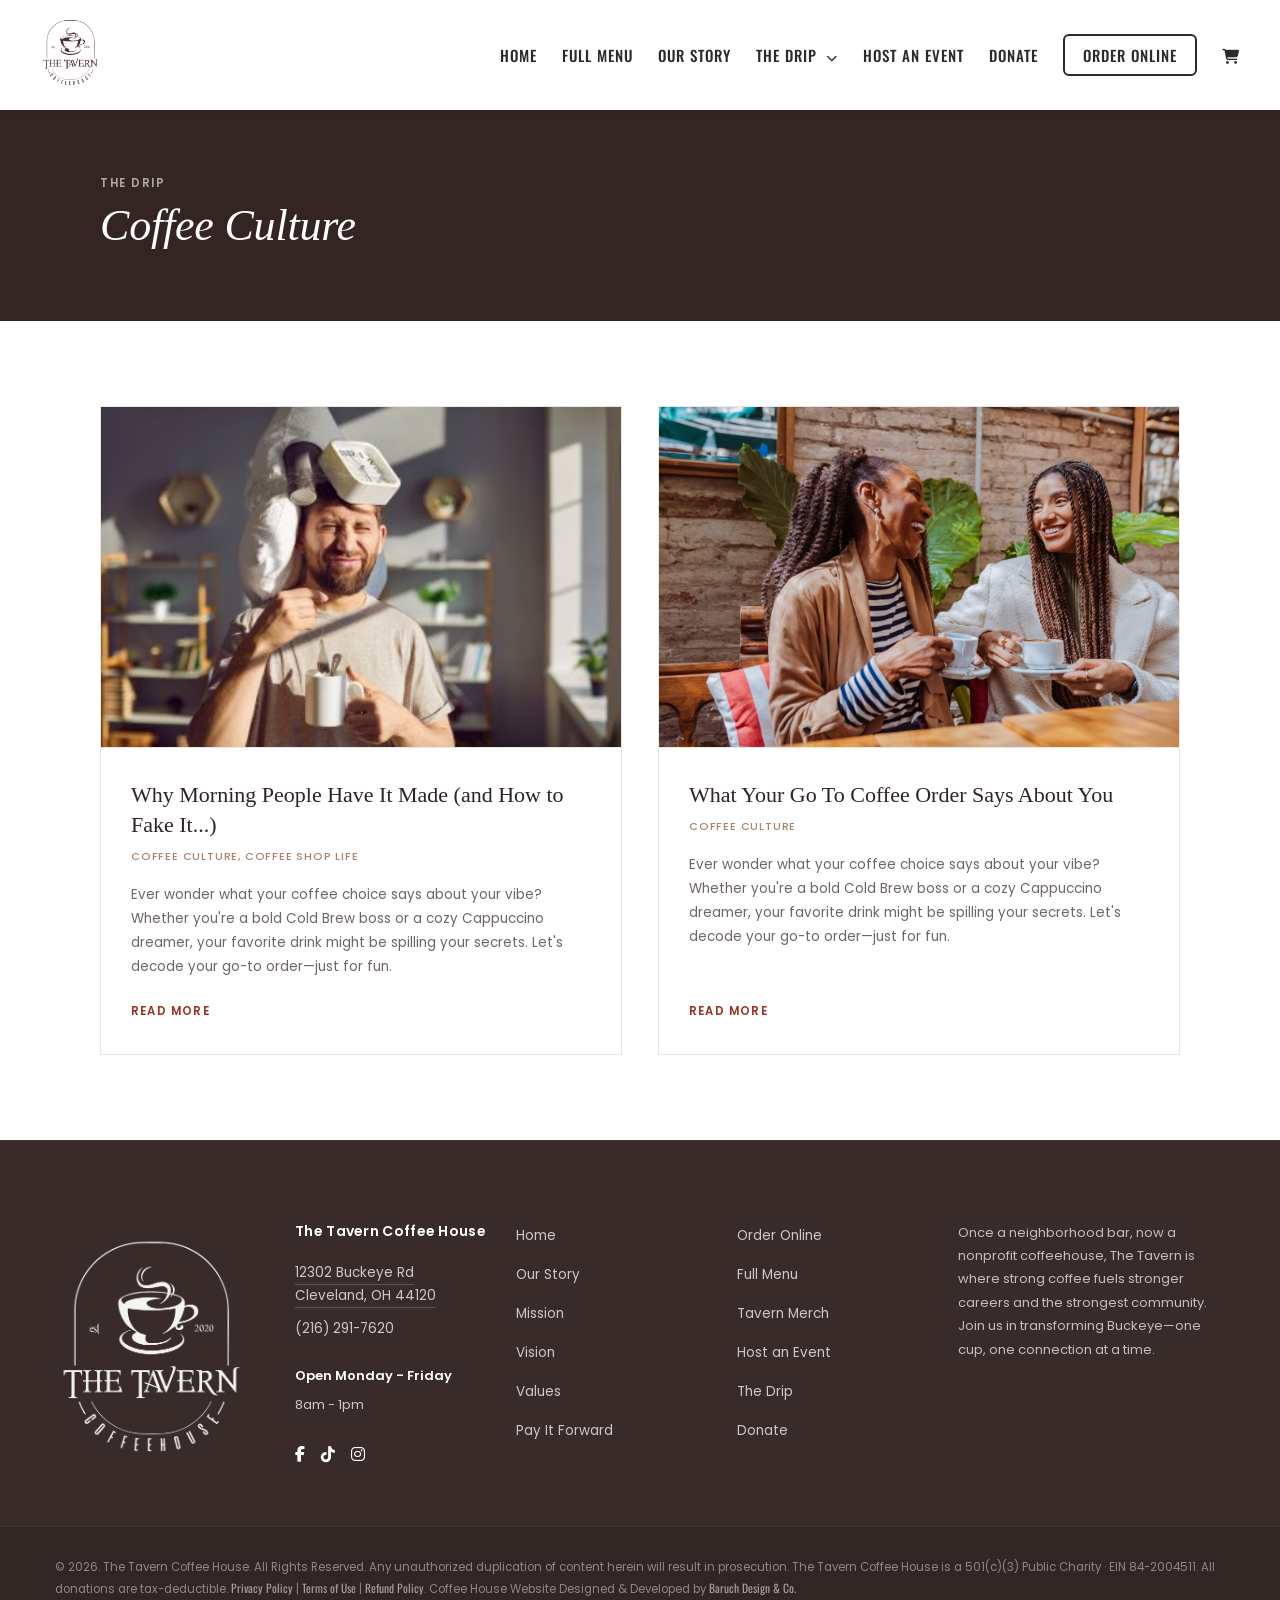
<file: coffee_culture.html>
<!DOCTYPE html>
<html lang="en">
<head>
    <meta charset="UTF-8">
    <meta name="viewport" content="width=device-width, initial-scale=1.0">
    <title>Coffee Culture | The Tavern Coffee coffee-culture/House | Locally Owned Coffee Sho...</title>
    <link rel="stylesheet" href="https://cdnjs.cloudflare.com/ajax/libs/font-awesome/6.4.0/css/all.min.css">
    <link rel="stylesheet" href="style.css">
    <link rel="stylesheet" href="coffee_culture.css">
    <link rel="icon" type="image/png" sizes="32x32" href="favicon 1.ico">
</head>
<body>

    <nav class="navbar">
        <div class="nav-container">
            <div class="logo">
                <a href="index.html">
                    <img src="brownlogo.png" alt="The Tavern Coffeehouse Logo" class="logo-img">
                </a>
            </div>

            <div class="menu-toggle" id="mobile-menu">
                <i class="fa-solid fa-bars"></i>
            </div>

            <ul class="nav-links">
                <li><a href="index.html">HOME</a></li>
                <li><a href="menu.html">FULL MENU</a></li>
                <li><a href="ourstory.html">OUR STORY</a></li>
                <li class="dropdown">
                    <a href="drip.html" class="dropdown-toggle">THE DRIP <i class="fa-solid fa-chevron-down arrow-icon"></i></a>
                    <ul class="dropdown-menu">
                        <li><a href="drip.html">Blog</a></li>
                        <li><a href="coffee_culture.html">Coffee Culture</a></li>
                        <li><a href="coffee_shop_life.html">Coffee Shop Life</a></li>
                    </ul>
                </li>

                <li><a href="host_an_event.html">HOST AN EVENT</a></li>
                <li><a href="donate.html">DONATE</a></li>
                <li><a href="online_order.html" class="order-btn">ORDER ONLINE</a></li>
                <li><a href="#" class="cart-icon"><i class="fa-solid fa-cart-shopping"></i></a></li>
            </ul>
        </div>
    </nav>
    <section id="coffee-culture" class="culture-archive-section">
        
        <div class="culture-hero-header">
            <div class="culture-hero-inner">
                <span class="culture-top-tag culture-animate-header">THE DRIP</span>
                <h1 class="culture-main-title culture-animate-header">Coffee Culture</h1>
            </div>
        </div>

        <div class="culture-cards-wrapper">
            <div class="culture-posts-grid">

                <article class="culture-post-card culture-animate-card">
                    <div class="culture-image-viewport">
                        <img src="AdobeStock_568716878-400x250.jpeg" alt="Why Morning People Have It Made" class="culture-fluid-img">
                    </div>
                    <div class="culture-text-content">
                        <h3 class="culture-post-heading">Why Morning People Have It Made (and How to Fake It...)</h3>
                        <span class="culture-post-meta">Coffee Culture, Coffee Shop Life</span>
                        <p class="culture-post-excerpt">
                            Ever wonder what your coffee choice says about your vibe? Whether you're a bold Cold Brew boss or a cozy Cappuccino dreamer, your favorite drink might be spilling your secrets. Let's decode your go-to order—just for fun.
                        </p>
                        <a href="read_more_2.html" class="culture-read-link">READ MORE</a>
                    </div>
                </article>

                <article class="culture-post-card culture-animate-card">
                    <div class="culture-image-viewport">
                        <img src="AdobeStock_1389421638-scaled.jpeg" alt="What Your Go To Coffee Order Says About You" class="culture-fluid-img">
                    </div>
                    <div class="culture-text-content">
                        <h3 class="culture-post-heading">What Your Go To Coffee Order Says About You</h3>
                        <span class="culture-post-meta">Coffee Culture</span>
                        <p class="culture-post-excerpt">
                            Ever wonder what your coffee choice says about your vibe? Whether you're a bold Cold Brew boss or a cozy Cappuccino dreamer, your favorite drink might be spilling your secrets. Let's decode your go-to order—just for fun.
                        </p>
                        <a href="read_more_3.html" class="culture-read-link">READ MORE</a>
                    </div>
                </article>

            </div>
        </div>

    </section>
    <footer class="tavern-footer">
    <div class="footer-top-container">
        
        <div class="footer-column logo-column">
            <img src="whitelogo.png" alt="The Tavern Coffeehouse Logo" class="footer-brand-logo">
        </div>

        <div class="footer-column info-column">
            <h4 class="footer-col-title">The Tavern Coffee House</h4>
            <p class="footer-info-text">
                <a href="https://maps.google.com/?q=12302+Buckeye+Rd+Cleveland+OH+44120" target="_blank" class="footer-link-item underline-link">
                    12302 Buckeye Rd<br>
                    Cleveland, OH 44120
                </a>
            </p>
            <p class="footer-info-text">
                <a href="tel:2162917620" class="footer-link-item">(216) 291-7620</a>
            </p>
            
            <h5 class="footer-status-title">Open Monday - Friday</h5>
            <p class="footer-info-text">8am - 1pm</p>
            
            <div class="footer-social-row">
                <a href="#" aria-label="Facebook Link" class="social-icon-btn"><i class="fa-brands fa-facebook-f"></i></a>
                <a href="#" aria-label="TikTok Link" class="social-icon-btn"><i class="fa-brands fa-tiktok"></i></a>
                <a href="#" aria-label="Instagram Link" class="social-icon-btn"><i class="fa-brands fa-instagram"></i></a>
            </div>
        </div>

        <div class="footer-column links-column">
            <ul class="footer-links-list">
                <li><a href="index.html" class="footer-link-item">Home</a></li>
                <li><a href="ourstory.html" class="footer-link-item">Our Story</a></li>
                <li><a href="#" class="footer-link-item">Mission</a></li>
                <li><a href="#" class="footer-link-item">Vision</a></li>
                <li><a href="#" class="footer-link-item">Values</a></li>
                <li><a href="#" class="footer-link-item">Pay It Forward</a></li>
            </ul>
        </div>

        <div class="footer-column links-column">
            <ul class="footer-links-list">
                <li><a href="online_order.html" class="footer-link-item">Order Online</a></li>
                <li><a href="menu.html" class="footer-link-item">Full Menu</a></li>
                <li><a href="#" class="footer-link-item">Tavern Merch</a></li>
                <li><a href="host_an_event.html" class="footer-link-item">Host an Event</a></li>
                <li><a href="drip.html" class="footer-link-item">The Drip</a></li>
                <li><a href="donate.html" class="footer-link-item">Donate</a></li>
            </ul>
        </div>

        <div class="footer-column about-column">
            <p class="footer-about-paragraph">
                Once a neighborhood bar, now a nonprofit coffeehouse, The Tavern is where strong coffee fuels stronger careers and the strongest community. Join us in transforming Buckeye&mdash;one cup, one connection at a time.
            </p>
        </div>

    </div>

    <div class="footer-bottom-bar">
        <div class="footer-bottom-container">
            <p class="copyright-legal-text">
                &copy; 2026. The Tavern Coffee House. All Rights Reserved. Any unauthorized duplication of content herein will result in prosecution. The Tavern Coffee House is a 501(c)(3) Public Charity &middot; EIN 84-2004511. All donations are tax-deductible. 
                <a href="#" class="footer-legal-link">Privacy Policy</a> | 
                <a href="#" class="footer-legal-link">Terms of Use</a> | 
                <a href="#" class="footer-legal-link">Refund Policy</a>. 
                Coffee House Website Designed & Developed by <a href="#" target="_blank" class="footer-developer-credit">Baruch Design & Co.</a>
            </p>
        </div>
    </div>
</footer>
    <script src="script.js"></script>
    <script src="coffee_culture.js"></script>
    </body>
</html>
</file>
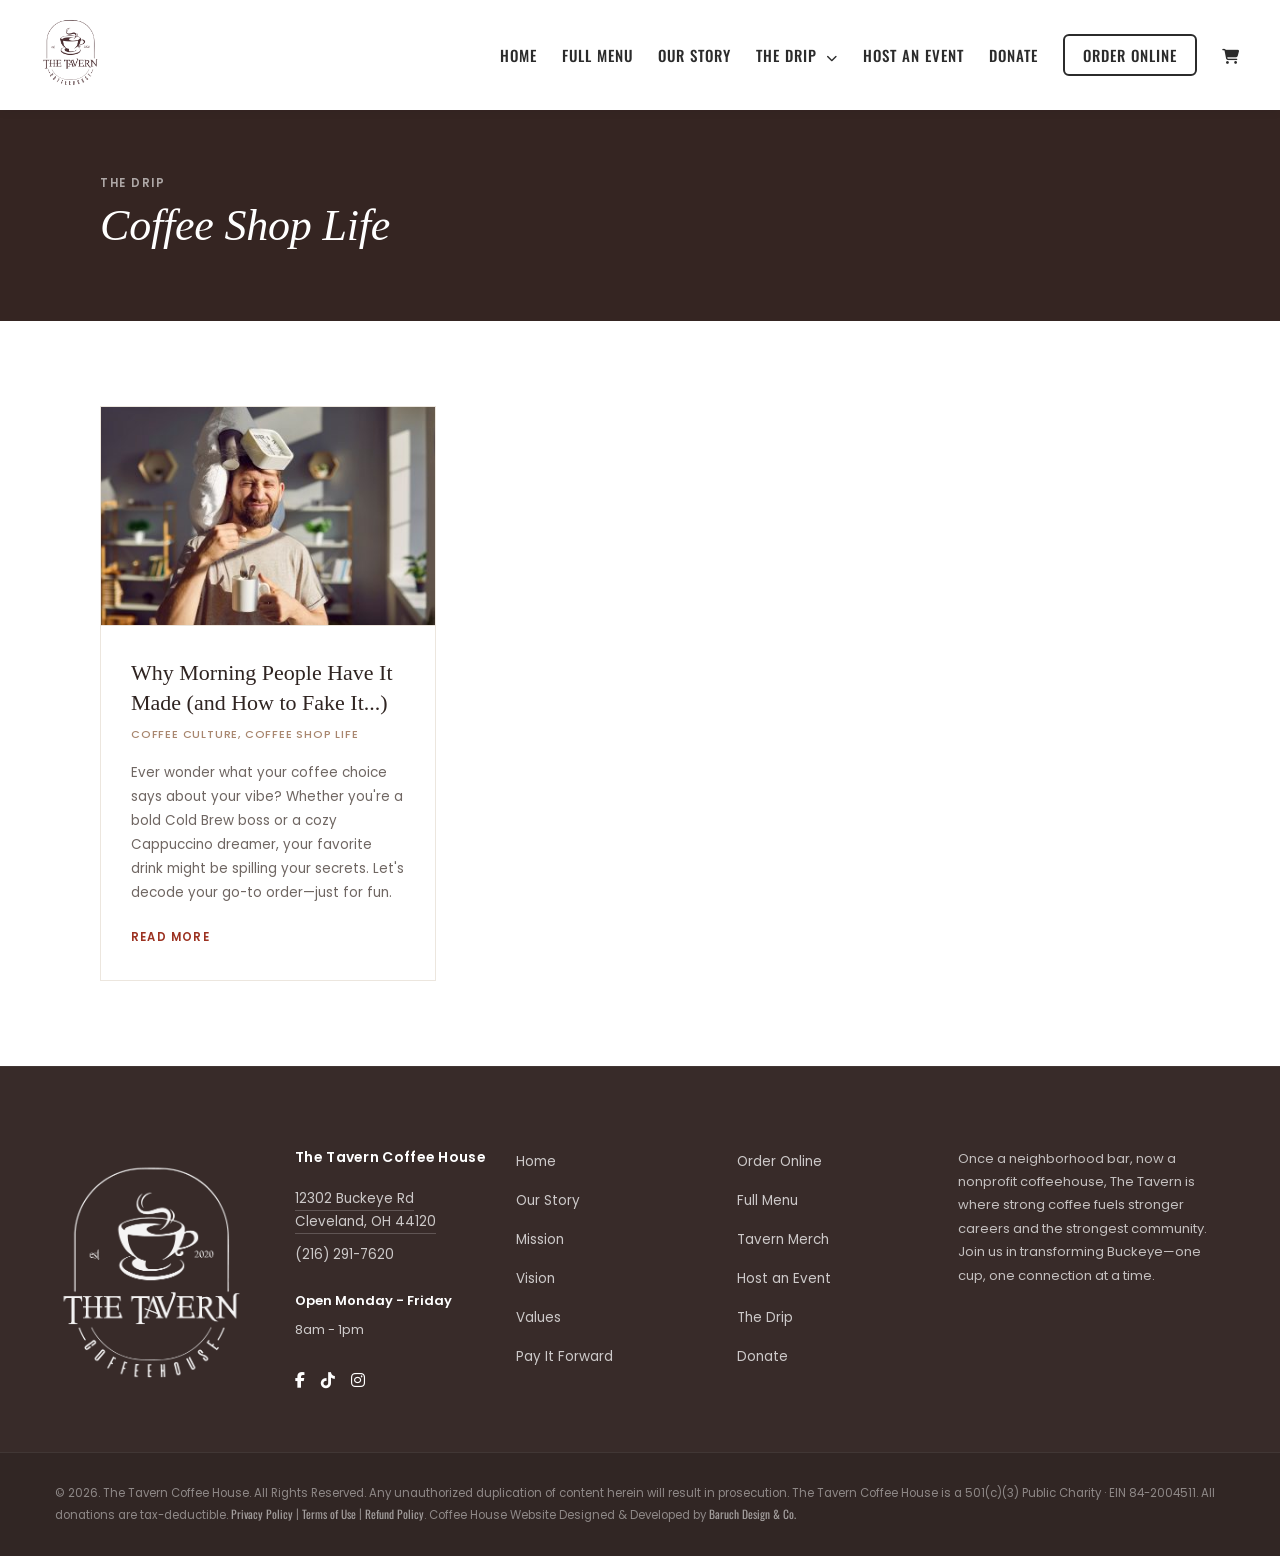
<file: coffee_shop_life.html>
<!DOCTYPE html>
<html lang="en">

<head>
    <meta charset="UTF-8">
    <meta name="viewport" content="width=device-width, initial-scale=1.0">
    <title>Coffee Shop Life | The Tavern Coffee House | Locally Owned Coffee Sho...</title>
    <link rel="stylesheet" href="https://cdnjs.cloudflare.com/ajax/libs/font-awesome/6.4.0/css/all.min.css">
    <link rel="stylesheet" href="style.css">
    <link rel="stylesheet" href="coffee_shop_life.css">
    <link rel="icon" type="image/png" sizes="32x32" href="favicon 1.ico">
</head>

<body>

    <nav class="navbar">
        <div class="nav-container">
            <div class="logo">
                <a href="index.html">
                    <img src="brownlogo.png" alt="The Tavern Coffeehouse Logo" class="logo-img">
                </a>
            </div>

            <div class="menu-toggle" id="mobile-menu">
                <i class="fa-solid fa-bars"></i>
            </div>

            <ul class="nav-links">
                <li><a href="index.html">HOME</a></li>
                <li><a href="menu.html">FULL MENU</a></li>
                <li><a href="ourstory.html">OUR STORY</a></li>
                <li class="dropdown">
                    <a href="drip.html" class="dropdown-toggle">THE DRIP <i
                            class="fa-solid fa-chevron-down arrow-icon"></i></a>
                    <ul class="dropdown-menu">
                        <li><a href="drip.css">Blog</a></li>
                        <li><a href="coffee_culture.html">Coffee Culture</a></li>
                        <li><a href="coffee_shop_life.html">Coffee Shop Life</a></li>
                    </ul>
                </li>

                <li><a href="host_an_event.html">HOST AN EVENT</a></li>
                <li><a href="donate.html">DONATE</a></li>
                <li><a href="online_order.html" class="order-btn">ORDER ONLINE</a></li>
                <li><a href="#" class="cart-icon"><i class="fa-solid fa-cart-shopping"></i></a></li>
            </ul>
        </div>
    </nav>
    <section id="coffee-shop-life" class="shoplife-archive-section">

        <div class="shoplife-hero-header">
            <div class="shoplife-hero-inner">
                <span class="shoplife-top-tag shoplife-animate-header">THE DRIP</span>
                <h1 class="shoplife-main-title shoplife-animate-header">Coffee Shop Life</h1>
            </div>
        </div>

        <div class="shoplife-cards-wrapper">
            <div class="shoplife-posts-grid">

                <article class="shoplife-post-card shoplife-animate-card">
                    <div class="shoplife-image-viewport">
                        <img src="AdobeStock_568716878-400x250.jpeg" alt="Why Morning People Have It Made"
                            class="shoplife-fluid-img">
                    </div>
                    <div class="shoplife-text-content">
                        <h3 class="shoplife-post-heading">Why Morning People Have It Made (and How to Fake It...)</h3>
                        <span class="shoplife-post-meta">Coffee Culture, Coffee Shop Life</span>
                        <p class="shoplife-post-excerpt">
                            Ever wonder what your coffee choice says about your vibe? Whether you're a bold Cold Brew
                            boss or a cozy Cappuccino dreamer, your favorite drink might be spilling your secrets. Let's
                            decode your go-to order—just for fun.
                        </p>
                        <a href="read_more_2.html" class="shoplife-read-link">READ MORE</a>
                    </div>
                </article>

            </div>
        </div>

    </section>
    <footer class="tavern-footer">
    <div class="footer-top-container">
        
        <div class="footer-column logo-column">
            <img src="whitelogo.png" alt="The Tavern Coffeehouse Logo" class="footer-brand-logo">
        </div>

        <div class="footer-column info-column">
            <h4 class="footer-col-title">The Tavern Coffee House</h4>
            <p class="footer-info-text">
                <a href="https://maps.google.com/?q=12302+Buckeye+Rd+Cleveland+OH+44120" target="_blank" class="footer-link-item underline-link">
                    12302 Buckeye Rd<br>
                    Cleveland, OH 44120
                </a>
            </p>
            <p class="footer-info-text">
                <a href="tel:2162917620" class="footer-link-item">(216) 291-7620</a>
            </p>
            
            <h5 class="footer-status-title">Open Monday - Friday</h5>
            <p class="footer-info-text">8am - 1pm</p>
            
            <div class="footer-social-row">
                <a href="#" aria-label="Facebook Link" class="social-icon-btn"><i class="fa-brands fa-facebook-f"></i></a>
                <a href="#" aria-label="TikTok Link" class="social-icon-btn"><i class="fa-brands fa-tiktok"></i></a>
                <a href="#" aria-label="Instagram Link" class="social-icon-btn"><i class="fa-brands fa-instagram"></i></a>
            </div>
        </div>

        <div class="footer-column links-column">
            <ul class="footer-links-list">
                <li><a href="index.html" class="footer-link-item">Home</a></li>
                <li><a href="ourstory.html" class="footer-link-item">Our Story</a></li>
                <li><a href="#" class="footer-link-item">Mission</a></li>
                <li><a href="#" class="footer-link-item">Vision</a></li>
                <li><a href="#" class="footer-link-item">Values</a></li>
                <li><a href="#" class="footer-link-item">Pay It Forward</a></li>
            </ul>
        </div>

        <div class="footer-column links-column">
            <ul class="footer-links-list">
                <li><a href="online_order.html" class="footer-link-item">Order Online</a></li>
                <li><a href="menu.html" class="footer-link-item">Full Menu</a></li>
                <li><a href="#" class="footer-link-item">Tavern Merch</a></li>
                <li><a href="host_an_event.html" class="footer-link-item">Host an Event</a></li>
                <li><a href="drip.html" class="footer-link-item">The Drip</a></li>
                <li><a href="donate.html" class="footer-link-item">Donate</a></li>
            </ul>
        </div>

        <div class="footer-column about-column">
            <p class="footer-about-paragraph">
                Once a neighborhood bar, now a nonprofit coffeehouse, The Tavern is where strong coffee fuels stronger careers and the strongest community. Join us in transforming Buckeye&mdash;one cup, one connection at a time.
            </p>
        </div>

    </div>

    <div class="footer-bottom-bar">
        <div class="footer-bottom-container">
            <p class="copyright-legal-text">
                &copy; 2026. The Tavern Coffee House. All Rights Reserved. Any unauthorized duplication of content herein will result in prosecution. The Tavern Coffee House is a 501(c)(3) Public Charity &middot; EIN 84-2004511. All donations are tax-deductible. 
                <a href="#" class="footer-legal-link">Privacy Policy</a> | 
                <a href="#" class="footer-legal-link">Terms of Use</a> | 
                <a href="#" class="footer-legal-link">Refund Policy</a>. 
                Coffee House Website Designed & Developed by <a href="#" target="_blank" class="footer-developer-credit">Baruch Design & Co.</a>
            </p>
        </div>
    </div>
</footer>
    <script src="script.js"></script>
    <script src="coffee_shop_life.js"></script>
</body>

</html>
</file>
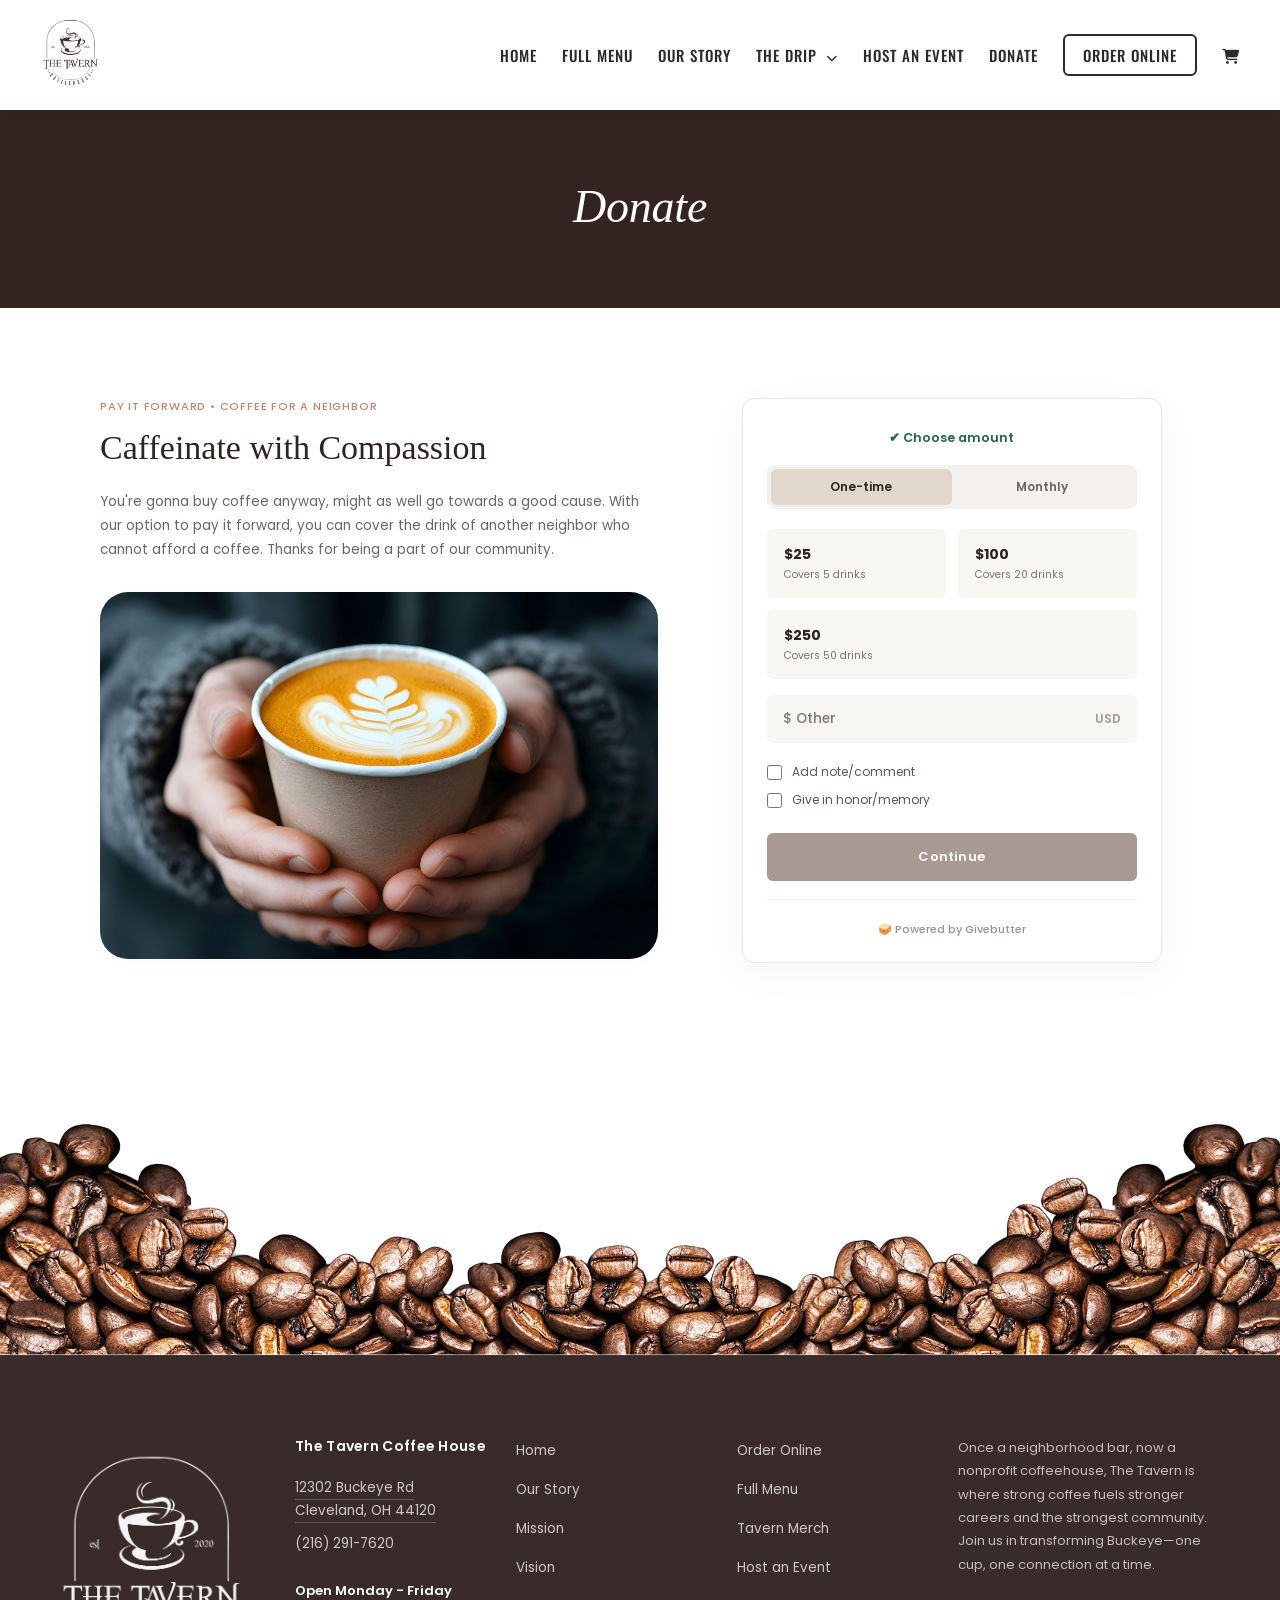
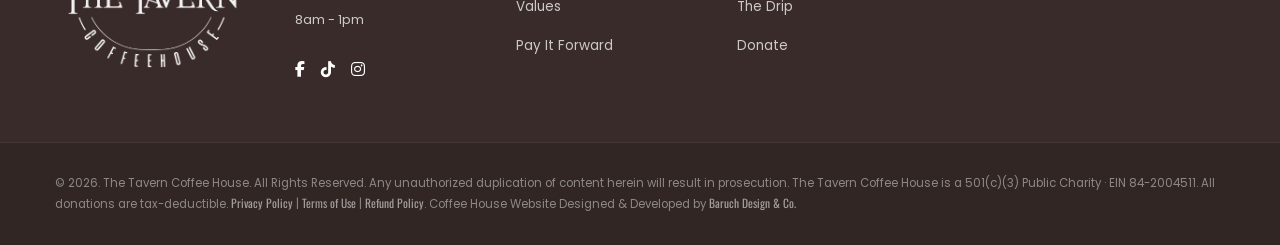
<file: donate.html>
<!DOCTYPE html>
<html lang="en">
<head>
    <meta charset="UTF-8">
    <meta name="viewport" content="width=device-width, initial-scale=1.0">
    <title>Donate | The Tavern Coffee House |
Locally Owned Coffee Shop in ...</title>
    <link rel="stylesheet" href="https://cdnjs.cloudflare.com/ajax/libs/font-awesome/6.4.0/css/all.min.css">
    <link rel="stylesheet" href="style.css">
    <link rel="stylesheet" href="donate.css">
    <link rel="icon" type="image/png" sizes="32x32" href="favicon 1.ico">
</head>
<body>

    <nav class="navbar">
        <div class="nav-container">
            <div class="logo">
                <a href="index.html">
                    <img src="brownlogo.png" alt="The Tavern Coffeehouse Logo" class="logo-img">
                </a>
            </div>

            <div class="menu-toggle" id="mobile-menu">
                <i class="fa-solid fa-bars"></i>
            </div>

            <ul class="nav-links">
                <li><a href="index.html">HOME</a></li>
                <li><a href="menu.html">FULL MENU</a></li>
                <li><a href="ourstory.html">OUR STORY</a></li>
                
                <li class="dropdown">
                    <a href="drip.html" class="dropdown-toggle">THE DRIP <i class="fa-solid fa-chevron-down arrow-icon"></i></a>
                    <ul class="dropdown-menu">
                        <li><a href="drip.html">Blog</a></li>
                        <li><a href="coffee_culture.html">Coffee Culture</a></li>
                        <li><a href="coffee_shop_life.html">Coffee Shop Life</a></li>
                    </ul>
                </li>

                <li><a href="host_an_event.html">HOST AN EVENT</a></li>
                <li><a href="donate.html">DONATE</a></li>
                <li><a href="online_order.html" class="order-btn">ORDER ONLINE</a></li>
                <li><a href="cart.html" class="cart-icon"><i class="fa-solid fa-cart-shopping"></i></a></li>
            </ul>
        </div>
    </nav>
    <!-- Connected with Navbar Link Target Anchor Code: href="#donate" -->
    <section id="donate" class="donate-master-section">
        
        <!-- HERO ARCHIVE BANNER (Top Dark Coffee Beans Pattern Area) -->
        <div class="donate-hero-banner">
            <div class="donate-hero-inner">
                <h1 class="donate-main-title donate-animate-header">Donate</h1>
            </div>
        </div>

        <!-- TWO-COLUMN BALANCED INTERACTIVE GRID LAYOUT -->
        <div class="donate-content-wrapper">
            <div class="donate-split-grid">

                <!-- LEFT SIDE COLUMN: INTRO TEXT & IMAGE WRAPPER -->
                <div class="donate-left-column donate-animate-card">
                    <span class="donate-sub-tag">Pay It Forward &bull; Coffee for a Neighbor</span>
                    <h2 class="donate-section-heading">Caffeinate with Compassion</h2>
                    
                    <p class="donate-body-text">
                        You're gonna buy coffee anyway, might as well go towards a good cause. With our option to pay it forward, you can cover the drink of another neighbor who cannot afford a coffee. Thanks for being a part of our community.
                    </p>

                    <!-- Rounded Content Image Container Viewport Frame -->
                    <div class="donate-img-card-frame">
                        <!-- Bhai, apni latte cup holding wali image ka path yahan laga lena src me -->
                        <img src="AdobeStock_1369649171-scaled.jpeg" alt="Caffeinate with Compassion - Holding Latte Cup" class="donate-fluid-media-img">
                    </div>
                </div>

                <!-- RIGHT SIDE COLUMN: GIVEBUTTER DONATION INTERACTIVE WIDGET CARD -->
                <div class="donate-right-column donate-animate-card">
                    <div class="givebutter-embed-mock-card">
                        
                        <!-- Header Tab Controls -->
                        <div class="gb-card-header">
                            <span class="gb-secure-node">&#10004; Choose amount</span>
                        </div>

                        <div class="gb-tab-toggle-bar">
                            <button class="gb-toggle-btn active">One-time</button>
                            <button class="gb-toggle-btn">Monthly</button>
                        </div>

                        <!-- Grid Options Selection Panel -->
                        <div class="gb-amounts-grid">
                            <div class="gb-amount-box">
                                <span class="gb-val">$25</span>
                                <span class="gb-desc">Covers 5 drinks</span>
                            </div>
                            <div class="gb-amount-box">
                                <span class="gb-val">$100</span>
                                <span class="gb-desc">Covers 20 drinks</span>
                            </div>
                            <div class="gb-amount-box full-width">
                                <span class="gb-val">$250</span>
                                <span class="gb-desc">Covers 50 drinks</span>
                            </div>
                        </div>

                        <!-- Manual Entry Numeric Block Element -->
                        <div class="gb-input-field-wrapper">
                            <span class="gb-currency-marker">$ Other</span>
                            <span class="gb-currency-type">USD</span>
                        </div>

                        <!-- Tick Node Options Panel -->
                        <div class="gb-checkbox-cluster">
                            <label class="gb-check-row">
                                <input type="checkbox" name="note">
                                <span class="gb-custom-lbl">Add note/comment</span>
                            </label>
                            <label class="gb-check-row">
                                <input type="checkbox" name="honor">
                                <span class="gb-custom-lbl">Give in honor/memory</span>
                            </label>
                        </div>

                        <!-- Action Submission Button -->
                        <button type="button" class="gb-submit-continue-btn">Continue</button>

                        <!-- Base Branding Nodes Footer Grid -->
                        <div class="gb-branding-footer">
                            <span class="gb-brand-lbl">&#129386; Powered by Givebutter</span>
                        </div>

                    </div>
                </div>

            </div>
        </div>

    </section>
    <!-- =================================================== -->
<!-- DECORATIVE BEANS BORDER BOTTOM SEPARATOR            -->
<!-- =================================================== -->
<div class="event-bottom-border-wrapper">
    <img src="bean_border-1.png" alt="The Tavern Coffeehouse - Organic Bean Border" class="event-bean-border-img">
</div>
<footer class="tavern-footer">
    <div class="footer-top-container">
        
        <div class="footer-column logo-column">
            <img src="whitelogo.png" alt="The Tavern Coffeehouse Logo" class="footer-brand-logo">
        </div>

        <div class="footer-column info-column">
            <h4 class="footer-col-title">The Tavern Coffee House</h4>
            <p class="footer-info-text">
                <a href="https://maps.google.com/?q=12302+Buckeye+Rd+Cleveland+OH+44120" target="_blank" class="footer-link-item underline-link">
                    12302 Buckeye Rd<br>
                    Cleveland, OH 44120
                </a>
            </p>
            <p class="footer-info-text">
                <a href="tel:2162917620" class="footer-link-item">(216) 291-7620</a>
            </p>
            
            <h5 class="footer-status-title">Open Monday - Friday</h5>
            <p class="footer-info-text">8am - 1pm</p>
            
            <div class="footer-social-row">
                <a href="#" aria-label="Facebook Link" class="social-icon-btn"><i class="fa-brands fa-facebook-f"></i></a>
                <a href="#" aria-label="TikTok Link" class="social-icon-btn"><i class="fa-brands fa-tiktok"></i></a>
                <a href="#" aria-label="Instagram Link" class="social-icon-btn"><i class="fa-brands fa-instagram"></i></a>
            </div>
        </div>

        <div class="footer-column links-column">
            <ul class="footer-links-list">
                <li><a href="index.html" class="footer-link-item">Home</a></li>
                <li><a href="ourstory.html" class="footer-link-item">Our Story</a></li>
                <li><a href="#" class="footer-link-item">Mission</a></li>
                <li><a href="#" class="footer-link-item">Vision</a></li>
                <li><a href="#" class="footer-link-item">Values</a></li>
                <li><a href="#" class="footer-link-item">Pay It Forward</a></li>
            </ul>
        </div>

        <div class="footer-column links-column">
            <ul class="footer-links-list">
                <li><a href="online_order.html" class="footer-link-item">Order Online</a></li>
                <li><a href="menu.html" class="footer-link-item">Full Menu</a></li>
                <li><a href="#" class="footer-link-item">Tavern Merch</a></li>
                <li><a href="host_an_event.html" class="footer-link-item">Host an Event</a></li>
                <li><a href="drip.html" class="footer-link-item">The Drip</a></li>
                <li><a href="donate.html" class="footer-link-item">Donate</a></li>
            </ul>
        </div>

        <div class="footer-column about-column">
            <p class="footer-about-paragraph">
                Once a neighborhood bar, now a nonprofit coffeehouse, The Tavern is where strong coffee fuels stronger careers and the strongest community. Join us in transforming Buckeye&mdash;one cup, one connection at a time.
            </p>
        </div>

    </div>

    <div class="footer-bottom-bar">
        <div class="footer-bottom-container">
            <p class="copyright-legal-text">
                &copy; 2026. The Tavern Coffee House. All Rights Reserved. Any unauthorized duplication of content herein will result in prosecution. The Tavern Coffee House is a 501(c)(3) Public Charity &middot; EIN 84-2004511. All donations are tax-deductible. 
                <a href="#" class="footer-legal-link">Privacy Policy</a> | 
                <a href="#" class="footer-legal-link">Terms of Use</a> | 
                <a href="#" class="footer-legal-link">Refund Policy</a>. 
                Coffee House Website Designed & Developed by <a href="#" target="_blank" class="footer-developer-credit">Baruch Design & Co.</a>
            </p>
        </div>
    </div>
</footer>
    <script src="script.js"></script>
    <script src="donate.js"></script>
</file>
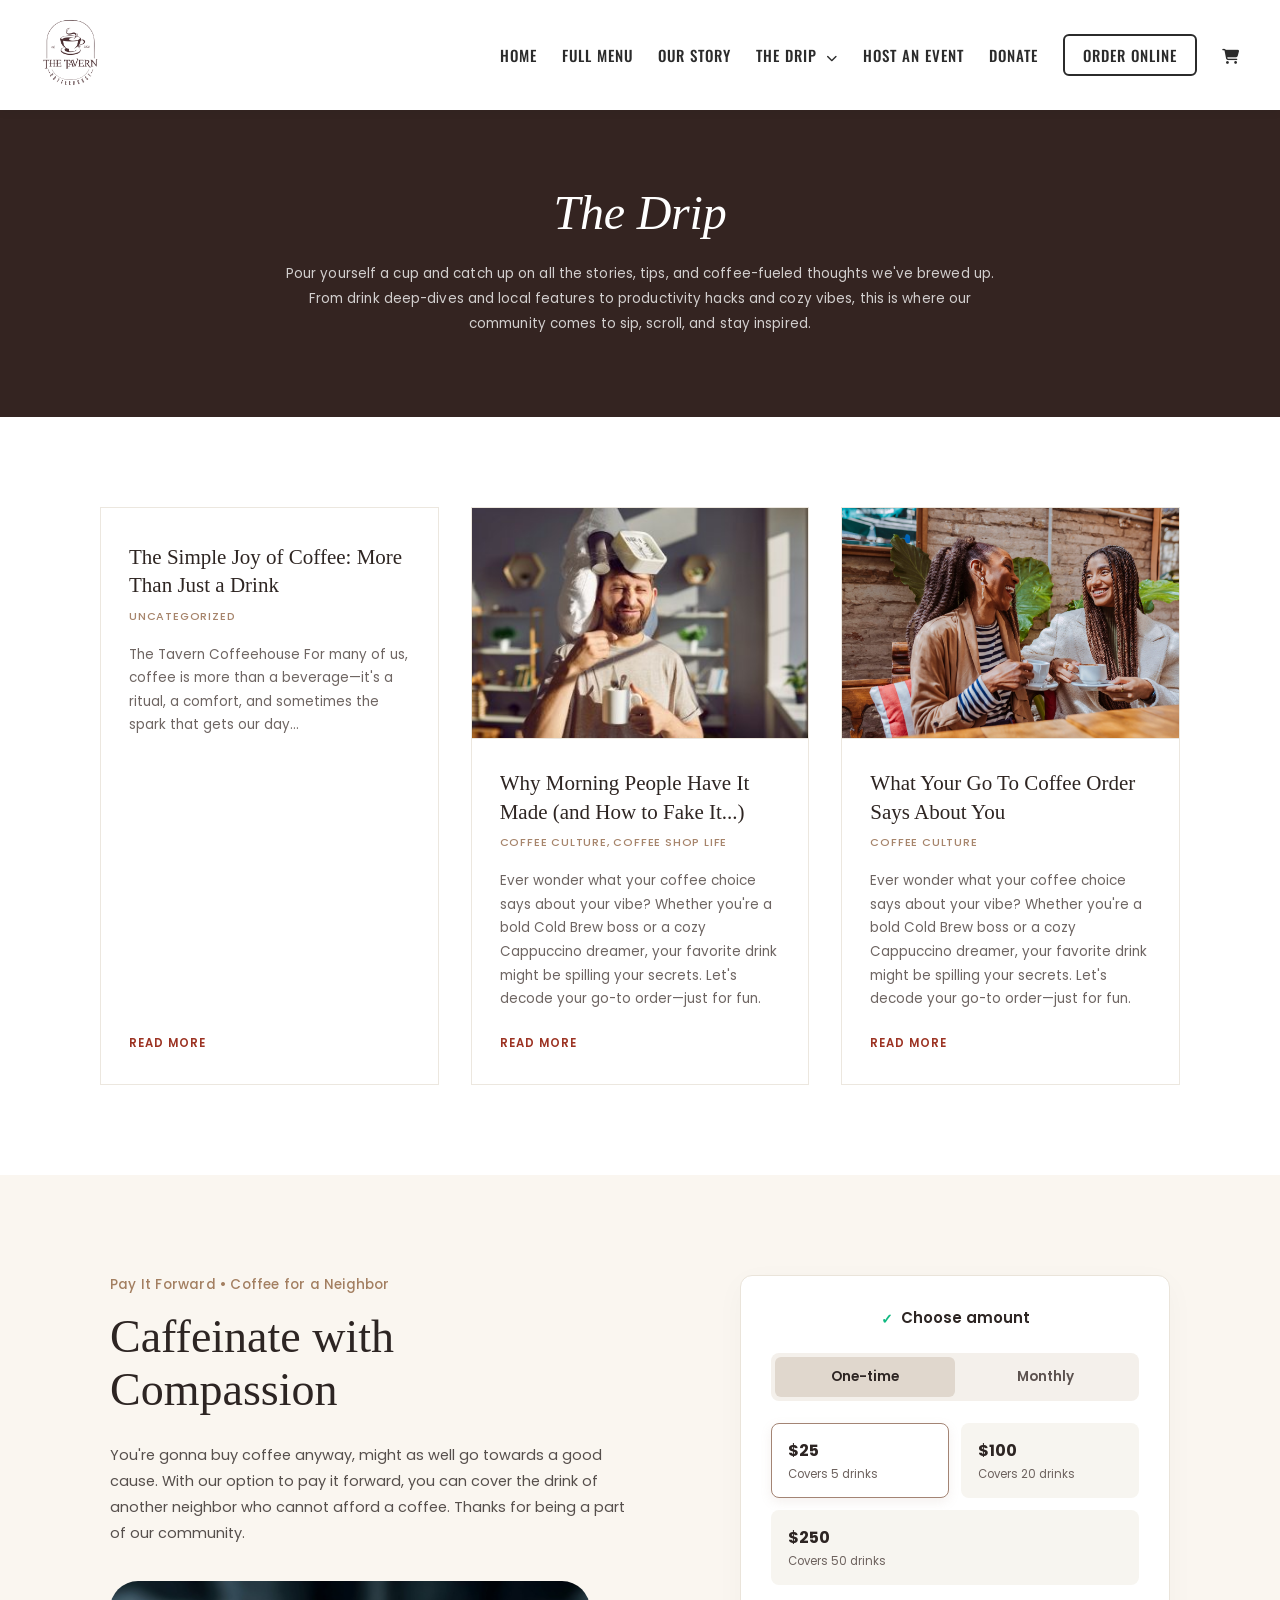
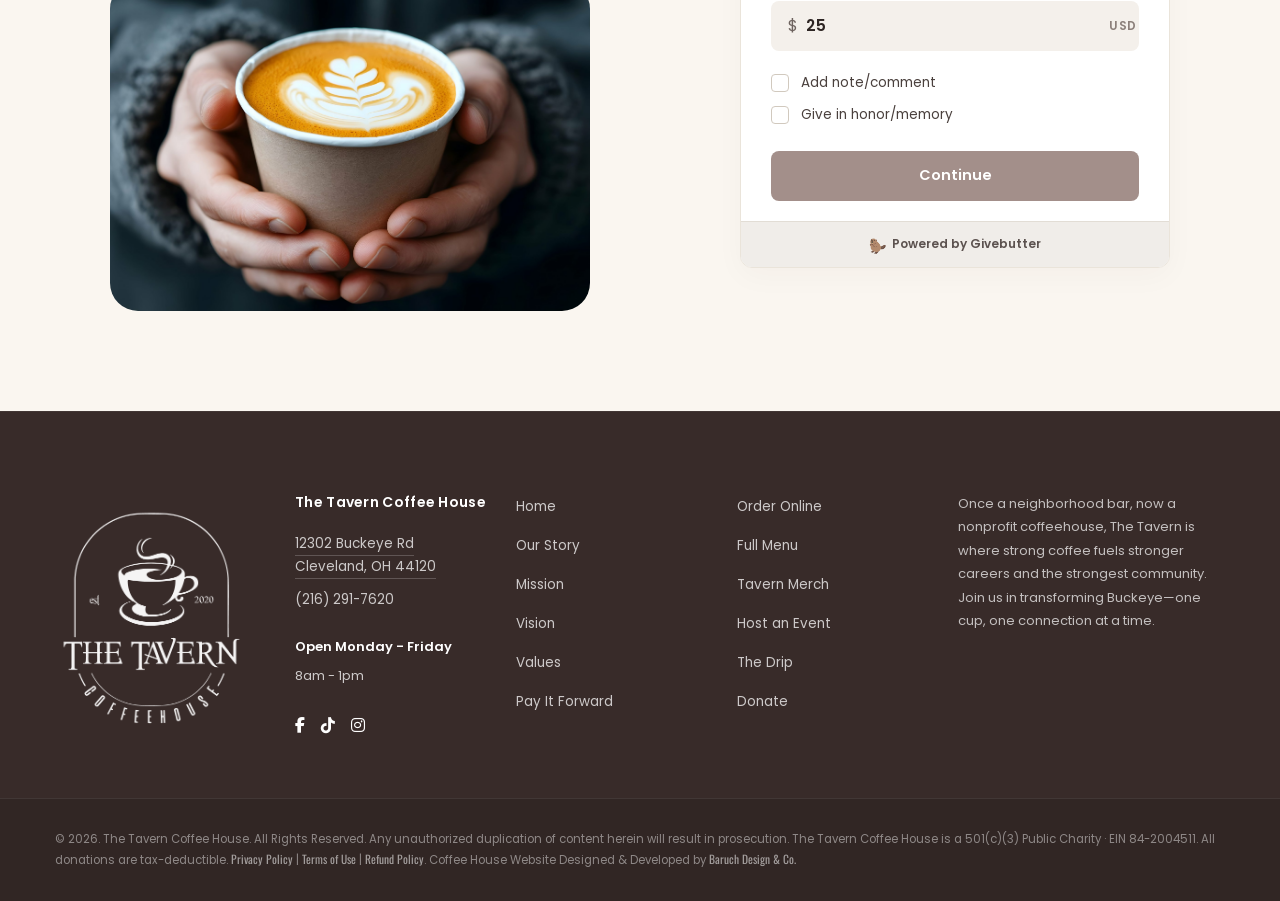
<file: drip.html>
<!DOCTYPE html>
<html lang="en">
<head>
    <meta charset="UTF-8">
    <meta name="viewport" content="width=device-width, initial-scale=1.0">
    <title>The Drip | The Tavern Coffee House | Locally Owned Coffee Shop in…..</title>
    <link rel="stylesheet" href="https://cdnjs.cloudflare.com/ajax/libs/font-awesome/6.4.0/css/all.min.css">
    <link rel="stylesheet" href="style.css">
    <link rel="stylesheet" href="drip.css">
    <link rel="icon" type="image/png" sizes="32x32" href="favicon 1.ico">
</head>
<body>

    <nav class="navbar">
        <div class="nav-container">
            <div class="logo">
                <a href="index.html">
                    <img src="brownlogo.png" alt="The Tavern Coffeehouse Logo" class="logo-img">
                </a>
            </div>

            <div class="menu-toggle" id="mobile-menu">
                <i class="fa-solid fa-bars"></i>
            </div>

            <ul class="nav-links">
                <li><a href="index.html">HOME</a></li>
                <li><a href="menu.html">FULL MENU</a></li>
                <li><a href="ourstory.html">OUR STORY</a></li>
                
                <li class="dropdown">
                    <a href="drip.html" class="dropdown-toggle">THE DRIP <i class="fa-solid fa-chevron-down arrow-icon"></i></a>
                    <ul class="dropdown-menu">
                        <li><a href="drip.html">Blog</a></li>
                        <li><a href="coffee_culture.html">Coffee Culture</a></li>
                        <li><a href="coffee_shop_life.html">Coffee Shop Life</a></li>
                    </ul>
                </li>

                <li><a href="host_an_event.html">HOST AN EVENT</a></li>
                <li><a href="donate.html">DONATE</a></li>
                <li><a href="online_order.html" class="order-btn">ORDER ONLINE</a></li>
                <li><a href="#" class="cart-icon"><i class="fa-solid fa-cart-shopping"></i></a></li>
            </ul>
        </div>
    </nav>
    <!-- Connected with Mini Navbar Link: href="#the-drip" -->
    <section id="the-drip" class="drip-master-section">
        
        <!-- HERO BANNER WRAPPER (Top Dark Coffee Beans Textured Area) -->
        <div class="drip-hero-banner">
            <div class="drip-hero-inner">
                <!-- Added Slow-Motion Animation Hook to Title -->
                <h2 class="drip-main-title scroll-animate-header">The Drip</h2>
                <!-- Added Slow-Motion Animation Hook to Subtitle Description -->
                <p class="drip-hero-subtitle scroll-animate-header">
                    Pour yourself a cup and catch up on all the stories, tips, and coffee-fueled thoughts we've brewed up. From drink deep-dives and local features to productivity hacks and cozy vibes, this is where our community comes to sip, scroll, and stay inspired.
                </p>
            </div>
        </div>

        <!-- LOWER CONTENT GRID SYSTEM -->
        <div class="drip-cards-container">
            <div class="drip-cards-grid">

                <!-- CARD 1: TEXT ONLY CARD -->
                <article class="blog-card scroll-animate">
                    <div class="blog-card-content no-image-padding">
                        <h3 class="blog-post-title">The Simple Joy of Coffee: More Than Just a Drink</h3>
                        <span class="blog-post-category">Uncategorized</span>
                        <p class="blog-post-excerpt">
                            The Tavern Coffeehouse For many of us, coffee is more than a beverage—it's a ritual, a comfort, and sometimes the spark that gets our day...
                        </p>
                        <a href="read_more_1.html" class="blog-readmore-link">READ MORE</a>
                    </div>
                </article>

                <!-- CARD 2: WITH IMAGE CONTAINER -->
                <article class="blog-card scroll-animate">
                    <div class="blog-image-frame">
                        <img src="AdobeStock_568716878-400x250.jpeg" alt="Why Morning People Have It Made" class="blog-fluid-img">
                    </div>
                    <div class="blog-card-content">
                        <h3 class="blog-post-title">Why Morning People Have It Made (and How to Fake It...)</h3>
                        <span class="blog-post-category">Coffee Culture, Coffee Shop Life</span>
                        <p class="blog-post-excerpt">
                            Ever wonder what your coffee choice says about your vibe? Whether you're a bold Cold Brew boss or a cozy Cappuccino dreamer, your favorite drink might be spilling your secrets. Let's decode your go-to order—just for fun.
                        </p>
                        <a href="read_more_2.html" class="blog-readmore-link">READ MORE</a>
                    </div>
                </article>

                <!-- CARD 3: WITH IMAGE CONTAINER -->
                <article class="blog-card scroll-animate">
                    <div class="blog-image-frame">
                        <img src="AdobeStock_1389421638-scaled.jpeg" alt="What Your Go To Coffee Order Says About You" class="blog-fluid-img">
                    </div>
                    <div class="blog-card-content">
                        <h3 class="blog-post-title">What Your Go To Coffee Order Says About You</h3>
                        <span class="blog-post-category">Coffee Culture</span>
                        <p class="blog-post-excerpt">
                            Ever wonder what your coffee choice says about your vibe? Whether you're a bold Cold Brew boss or a cozy Cappuccino dreamer, your favorite drink might be spilling your secrets. Let's decode your go-to order—just for fun.
                        </p>
                        <a href="read_more_3.html" class="blog-readmore-link">READ MORE</a>
                    </div>
                </article>

            </div>
        </div>

    </section>
    <section id="pay-it-forward" class="donation-master-section">
        <div class="donation-grid-layout">
            
            <div class="donation-content-column">
                <span class="donation-sub-tag">Pay It Forward • Coffee for a Neighbor</span>
                <h2 class="donation-main-heading">Caffeinate with Compassion</h2>
                
                <p class="donation-paragraph">
                    You're gonna buy coffee anyway, might as well go towards a good cause. With our option to pay it forward, you can cover the drink of another neighbor who cannot afford a coffee. Thanks for being a part of our community.
                </p>

                <div class="donation-media-frame">
                    <img src="AdobeStock_1369649171-scaled.jpeg" alt="Caffeinate with Compassion - Latte Art" class="donation-fluid-img">
                </div>
            </div>

            <div class="donation-form-column">
                <div class="givebutter-embed-card">
                    
                    <div class="widget-status-header">
                        <span class="checkmark-circle-icon">✓</span>
                        <span class="status-header-text">Choose amount</span>
                    </div>

                    <div class="frequency-toggle-wrapper">
                        <button type="button" class="freq-btn active" data-freq="one-time">One-time</button>
                        <button type="button" class="freq-btn" data-freq="monthly">Monthly</button>
                    </div>

                    <div class="amount-tier-grid">
                        <div class="tier-option-card active" data-value="25">
                            <span class="tier-currency-value">$25</span>
                            <span class="tier-perk-desc">Covers 5 drinks</span>
                        </div>
                        <div class="tier-option-card" data-value="100">
                            <span class="tier-currency-value">$100</span>
                            <span class="tier-perk-desc">Covers 20 drinks</span>
                        </div>
                        <div class="tier-option-card" data-value="250">
                            <span class="tier-currency-value">$250</span>
                            <span class="tier-perk-desc">Covers 50 drinks</span>
                        </div>
                    </div>

                    <div class="custom-amount-input-box">
                        <span class="currency-symbol-label">$</span>
                        <input type="number" id="customAmountField" class="amount-native-node" value="25" placeholder="Other" min="1">
                        <span class="currency-code-label">USD</span>
                    </div>

                    <div class="form-addendum-options">
                        <label class="addendum-checkbox-row">
                            <input type="checkbox" id="noteCheckbox" class="checkbox-native-input">
                            <span class="custom-checkbox-facade"></span>
                            <span class="checkbox-label-text">Add note/comment</span>
                        </label>
                        <label class="addendum-checkbox-row">
                            <input type="checkbox" id="honorCheckbox" class="checkbox-native-input">
                            <span class="custom-checkbox-facade"></span>
                            <span class="checkbox-label-text">Give in honor/memory</span>
                        </label>
                    </div>

                    <button type="button" id="donationSubmitBtn" class="form-submission-button">Continue</button>

                    <div class="givebutter-trust-attribution">
                        <span class="trust-emoji-icon">🦫</span>
                        <span class="attribution-text">Powered by Givebutter</span>
                    </div>

                </div>
            </div>

        </div>
    </section>
    <footer class="tavern-footer">
    <div class="footer-top-container">
        
        <div class="footer-column logo-column">
            <img src="whitelogo.png" alt="The Tavern Coffeehouse Logo" class="footer-brand-logo">
        </div>

        <div class="footer-column info-column">
            <h4 class="footer-col-title">The Tavern Coffee House</h4>
            <p class="footer-info-text">
                <a href="https://maps.google.com/?q=12302+Buckeye+Rd+Cleveland+OH+44120" target="_blank" class="footer-link-item underline-link">
                    12302 Buckeye Rd<br>
                    Cleveland, OH 44120
                </a>
            </p>
            <p class="footer-info-text">
                <a href="tel:2162917620" class="footer-link-item">(216) 291-7620</a>
            </p>
            
            <h5 class="footer-status-title">Open Monday - Friday</h5>
            <p class="footer-info-text">8am - 1pm</p>
            
            <div class="footer-social-row">
                <a href="#" aria-label="Facebook Link" class="social-icon-btn"><i class="fa-brands fa-facebook-f"></i></a>
                <a href="#" aria-label="TikTok Link" class="social-icon-btn"><i class="fa-brands fa-tiktok"></i></a>
                <a href="#" aria-label="Instagram Link" class="social-icon-btn"><i class="fa-brands fa-instagram"></i></a>
            </div>
        </div>

        <div class="footer-column links-column">
            <ul class="footer-links-list">
                <li><a href="index.html" class="footer-link-item">Home</a></li>
                <li><a href="ourstory.html" class="footer-link-item">Our Story</a></li>
                <li><a href="#" class="footer-link-item">Mission</a></li>
                <li><a href="#" class="footer-link-item">Vision</a></li>
                <li><a href="#" class="footer-link-item">Values</a></li>
                <li><a href="#" class="footer-link-item">Pay It Forward</a></li>
            </ul>
        </div>

        <div class="footer-column links-column">
            <ul class="footer-links-list">
                <li><a href="online_order.html" class="footer-link-item">Order Online</a></li>
                <li><a href="menu.html" class="footer-link-item">Full Menu</a></li>
                <li><a href="#" class="footer-link-item">Tavern Merch</a></li>
                <li><a href="host_an_event.html" class="footer-link-item">Host an Event</a></li>
                <li><a href="drip.html" class="footer-link-item">The Drip</a></li>
                <li><a href="donate.html" class="footer-link-item">Donate</a></li>
            </ul>
        </div>

        <div class="footer-column about-column">
            <p class="footer-about-paragraph">
                Once a neighborhood bar, now a nonprofit coffeehouse, The Tavern is where strong coffee fuels stronger careers and the strongest community. Join us in transforming Buckeye&mdash;one cup, one connection at a time.
            </p>
        </div>

    </div>

    <div class="footer-bottom-bar">
        <div class="footer-bottom-container">
            <p class="copyright-legal-text">
                &copy; 2026. The Tavern Coffee House. All Rights Reserved. Any unauthorized duplication of content herein will result in prosecution. The Tavern Coffee House is a 501(c)(3) Public Charity &middot; EIN 84-2004511. All donations are tax-deductible. 
                <a href="#" class="footer-legal-link">Privacy Policy</a> | 
                <a href="#" class="footer-legal-link">Terms of Use</a> | 
                <a href="#" class="footer-legal-link">Refund Policy</a>. 
                Coffee House Website Designed & Developed by <a href="#" target="_blank" class="footer-developer-credit">Baruch Design & Co.</a>
            </p>
        </div>
    </div>
</footer>
    <!-- Behavioral Engine Connection Node -->
    <script src="drip.js"></script>
     <script src="script.js"></script>
    </body>
    </html>
</file>
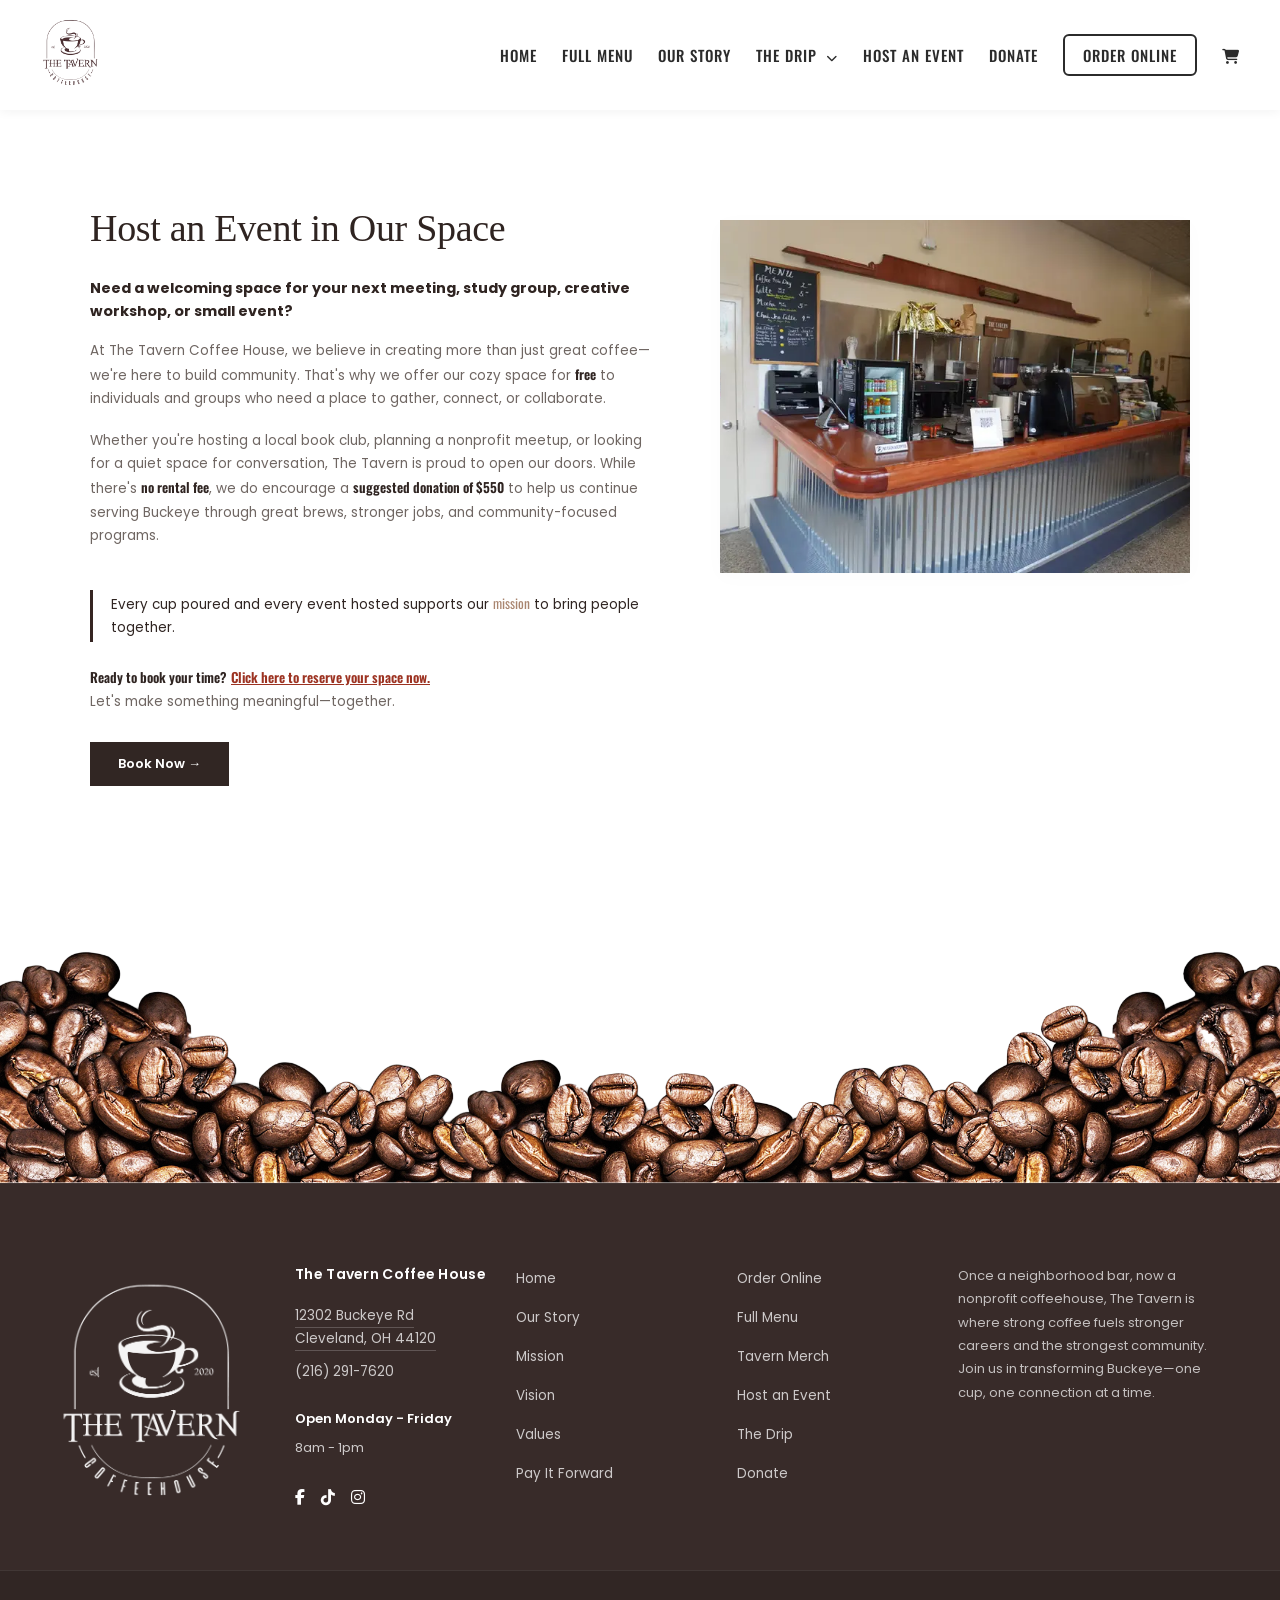
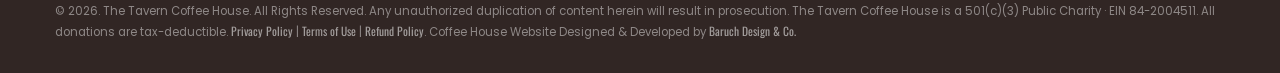
<file: host_an_event.html>
<!DOCTYPE html>
<html lang="en">

<head>
    <meta charset="UTF-8">
    <meta name="viewport" content="width=device-width, initial-scale=1.0">
    <title>Events | The Tavern Coffee House |
Locally Owned Coffee Shop in ...</title>
    <link rel="stylesheet" href="https://cdnjs.cloudflare.com/ajax/libs/font-awesome/6.4.0/css/all.min.css">
    <link rel="stylesheet" href="style.css">
    <link rel="stylesheet" href="host_an_event.css">
    <link rel="icon" type="image/png" sizes="32x32" href="favicon 1.ico">
</head>

<body>

    <nav class="navbar">
        <div class="nav-container">
            <div class="logo">
                <a href="index.html">
                    <img src="brownlogo.png" alt="The Tavern Coffeehouse Logo" class="logo-img">
                </a>
            </div>

            <div class="menu-toggle" id="mobile-menu">
                <i class="fa-solid fa-bars"></i>
            </div>

            <ul class="nav-links">
                <li><a href="index.html">HOME</a></li>
                <li><a href="menu.html">FULL MENU</a></li>
                <li><a href="ourstory.html">OUR STORY</a></li>
                <li class="dropdown">
                    <a href="drip.html" class="dropdown-toggle">THE DRIP <i
                            class="fa-solid fa-chevron-down arrow-icon"></i></a>
                    <ul class="dropdown-menu">
                        <li><a href="drip.html">Blog</a></li>
                        <li><a href="coffee_culture.html">Coffee Culture</a></li>
                        <li><a href="coffee_shop_life.html">Coffee Shop Life</a></li>
                    </ul>
                </li>

                <li><a href="host_an_event.html">HOST AN EVENT</a></li>
                <li><a href="donate.html">DONATE</a></li>
                <li><a href="online_order.html" class="order-btn">ORDER ONLINE</a></li>
                <li><a href="#" class="cart-icon"><i class="fa-solid fa-cart-shopping"></i></a></li>
            </ul>
        </div>
    </nav>
    <section id="host-an-event" class="tavern-event-section">
        <div class="event-section-container">
            
            <div class="event-text-column event-slow-animate">
                <h2 class="event-main-heading">Host an Event in Our Space</h2>
                
                <p class="event-lead-intro">
                    Need a welcoming space for your next meeting, study group, creative workshop, or small event?
                </p>
                
                <p class="event-body-paragraph">
                    At The Tavern Coffee House, we believe in creating more than just great coffee—we're here to build community. That's why we offer our cozy space for <strong>free</strong> to individuals and groups who need a place to gather, connect, or collaborate.
                </p>
                
                <p class="event-body-paragraph">
                    Whether you're hosting a local book club, planning a nonprofit meetup, or looking for a quiet space for conversation, The Tavern is proud to open our doors. While there's <strong>no rental fee</strong>, we do encourage a <strong>suggested donation of $550</strong> to help us continue serving Buckeye through great brews, stronger jobs, and community-focused programs.
                </p>

                <div class="event-quote-callout">
                    <p>Every cup poured and every event hosted supports our <span class="highlight-text">mission</span> to bring people together.</p>
                </div>

                <p class="event-booking-footer">
                    <strong>Ready to book your time?</strong> <a href="#" class="event-inline-anchor">Click here to reserve your space now.</a><br>
                    Let's make something meaningful—together.
                </p>

                <a href="#" class="event-action-cta-btn">Book Now &rarr;</a>
            </div>

            <div class="event-image-column event-slow-animate">
                <div class="event-img-viewport">
                    <img src="tavern.webp" alt="The Tavern Coffeehouse Counter Space" class="event-fluid-media">
                </div>
            </div>

        </div>
    </section>
    <div class="event-bottom-border-wrapper">
    <img src="bean_border-1.png" alt="The Tavern Coffeehouse - Organic Bean Border" class="event-bean-border-img">
</div>
<footer class="tavern-footer">
    <div class="footer-top-container">
        
        <div class="footer-column logo-column">
            <img src="whitelogo.png" alt="The Tavern Coffeehouse Logo" class="footer-brand-logo">
        </div>

        <div class="footer-column info-column">
            <h4 class="footer-col-title">The Tavern Coffee House</h4>
            <p class="footer-info-text">
                <a href="https://maps.google.com/?q=12302+Buckeye+Rd+Cleveland+OH+44120" target="_blank" class="footer-link-item underline-link">
                    12302 Buckeye Rd<br>
                    Cleveland, OH 44120
                </a>
            </p>
            <p class="footer-info-text">
                <a href="tel:2162917620" class="footer-link-item">(216) 291-7620</a>
            </p>
            
            <h5 class="footer-status-title">Open Monday - Friday</h5>
            <p class="footer-info-text">8am - 1pm</p>
            
            <div class="footer-social-row">
                <a href="#" aria-label="Facebook Link" class="social-icon-btn"><i class="fa-brands fa-facebook-f"></i></a>
                <a href="#" aria-label="TikTok Link" class="social-icon-btn"><i class="fa-brands fa-tiktok"></i></a>
                <a href="#" aria-label="Instagram Link" class="social-icon-btn"><i class="fa-brands fa-instagram"></i></a>
            </div>
        </div>

        <div class="footer-column links-column">
            <ul class="footer-links-list">
                <li><a href="index.html" class="footer-link-item">Home</a></li>
                <li><a href="ourstory.html" class="footer-link-item">Our Story</a></li>
                <li><a href="#" class="footer-link-item">Mission</a></li>
                <li><a href="#" class="footer-link-item">Vision</a></li>
                <li><a href="#" class="footer-link-item">Values</a></li>
                <li><a href="#" class="footer-link-item">Pay It Forward</a></li>
            </ul>
        </div>

        <div class="footer-column links-column">
            <ul class="footer-links-list">
                <li><a href="online_order.html" class="footer-link-item">Order Online</a></li>
                <li><a href="menu.html" class="footer-link-item">Full Menu</a></li>
                <li><a href="#" class="footer-link-item">Tavern Merch</a></li>
                <li><a href="host_an_event.html" class="footer-link-item">Host an Event</a></li>
                <li><a href="drip.html" class="footer-link-item">The Drip</a></li>
                <li><a href="donate.html" class="footer-link-item">Donate</a></li>
            </ul>
        </div>

        <div class="footer-column about-column">
            <p class="footer-about-paragraph">
                Once a neighborhood bar, now a nonprofit coffeehouse, The Tavern is where strong coffee fuels stronger careers and the strongest community. Join us in transforming Buckeye&mdash;one cup, one connection at a time.
            </p>
        </div>

    </div>

    <div class="footer-bottom-bar">
        <div class="footer-bottom-container">
            <p class="copyright-legal-text">
                &copy; 2026. The Tavern Coffee House. All Rights Reserved. Any unauthorized duplication of content herein will result in prosecution. The Tavern Coffee House is a 501(c)(3) Public Charity &middot; EIN 84-2004511. All donations are tax-deductible. 
                <a href="#" class="footer-legal-link">Privacy Policy</a> | 
                <a href="#" class="footer-legal-link">Terms of Use</a> | 
                <a href="#" class="footer-legal-link">Refund Policy</a>. 
                Coffee House Website Designed & Developed by <a href="#" target="_blank" class="footer-developer-credit">Baruch Design & Co.</a>
            </p>
        </div>
    </div>
</footer>
    <script src="script.js"></script>
    <script src="host_an_event.js"></script>
    </body>
</html>
</file>
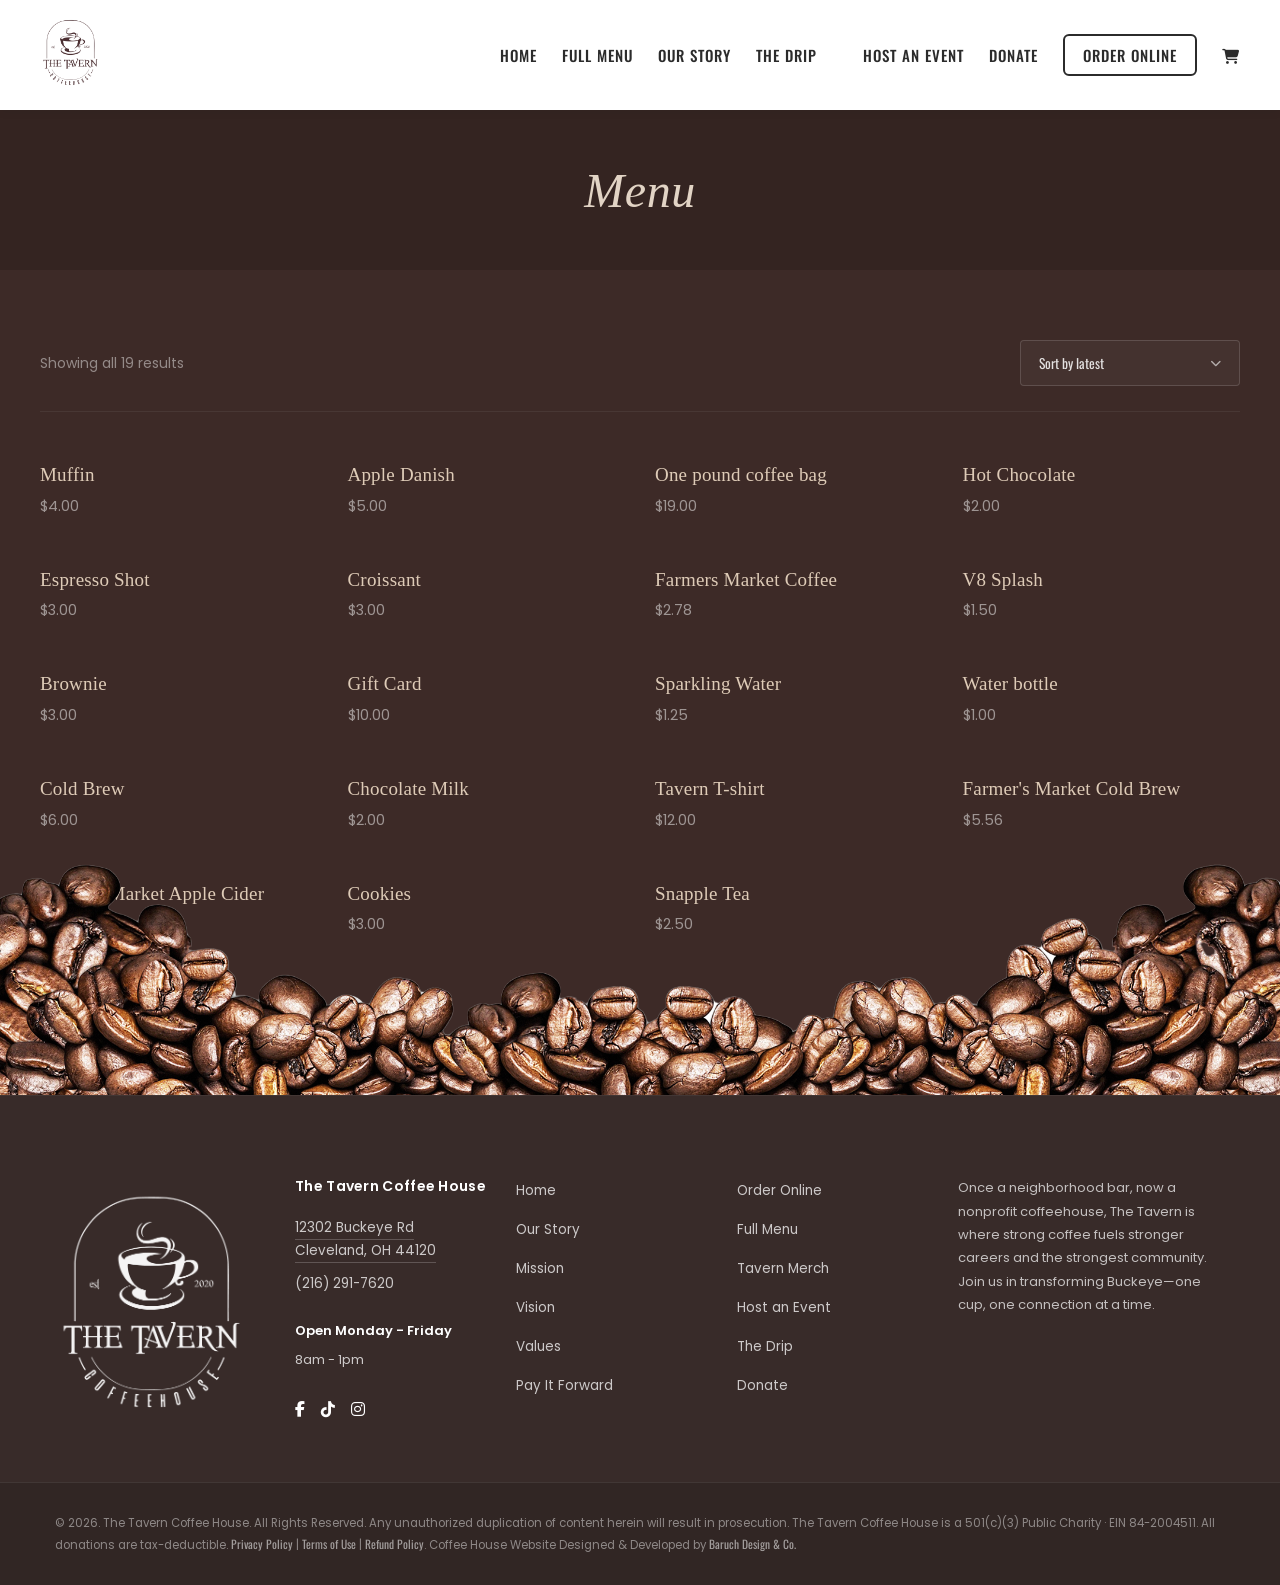
<file: menu.html>
<!DOCTYPE html>
<html lang="en">
<head>
    <meta charset="UTF-8">
    <meta name="viewport" content="width=device-width, initial-scale=1.0">
    <title>Menu | The Tavern Coffee House |
Locally Owned Coffee Shop in ...</title>
    <link rel="stylesheet" href="https://cdnjs.cloudflare.com/ajax/libs/font-awesome/6.4.0/css/all.min.css">
    <link rel="stylesheet" href="style.css">
    <link rel="stylesheet" href="menu.css">
    <link rel="icon" type="image/png" sizes="32x32" href="favicon 1.ico">
</head>
<body>

    <nav class="navbar">
        <div class="nav-container">
            <div class="logo">
                <a href="index.html">
                    <img src="brownlogo.png" alt="The Tavern Coffeehouse Logo" class="logo-img">
                </a>
            </div>

            <div class="menu-toggle" id="mobile-menu">
                <i class="fa-solid fa-bars"></i>
            </div>

            <ul class="nav-links">
                <li><a href="index.html">HOME</a></li>
                <li><a href="menu.html">FULL MENU</a></li>
                <li><a href="ourstory.html">OUR STORY</a></li>
                
                <li class="dropdown">
                    <a href="drip.html" class="dropdown-toggle">THE DRIP <i class="fa-solid fa-chevron-down arrow-icon"></i></a>
                    <ul class="dropdown-menu">
                        <li><a href="drip.html">Blog</a></li>
                        <li><a href="coffee_culture.html">Coffee Culture</a></li>
                        <li><a href="coffee_shop_life.html">Coffee Shop Life</a></li>
                    </ul>
                </li>

                <li><a href="host_an_event.html">HOST AN EVENT</a></li>
                <li><a href="donate.html">DONATE</a></li>
                <li><a href="online_order.html" class="order-btn">ORDER ONLINE</a></li>
                <li><a href="#" class="cart-icon"><i class="fa-solid fa-cart-shopping"></i></a></li>
            </ul>
        </div>
    </nav>
    <section class="menu-section">
    
    <div class="menu-header-banner">
        <h1 class="menu-main-title">Menu</h1>
    </div>

    <div class="menu-content-container">
        
        <div class="menu-toolbar">
            <div class="results-counter">Showing all 19 results</div>
            
            <div class="custom-dropdown" id="sortDropdown">
                <div class="dropdown-trigger">
                    <span id="selected-sort-value">Sort by latest</span>
                    <i class="fa-solid fa-chevron-down arrow-icon"></i>
                </div>
                <ul class="dropdown-menu-list">
                    <li data-value="latest">Sort by latest</li>
                    <li data-value="low-high">Price: Low to High</li>
                    <li data-value="high-low">Price: High to Low</li>
                    <li data-value="popularity">Sort by Popularity</li>
                </ul>
            </div>
        </div>

        <div class="menu-grid-matrix">
            
            <div class="menu-item-card">
                <h4 class="item-name">Muffin</h4>
                <span class="item-price">$4.00</span>
            </div>

            <div class="menu-item-card">
                <h4 class="item-name">Apple Danish</h4>
                <span class="item-price">$5.00</span>
            </div>

            <div class="menu-item-card">
                <h4 class="item-name">One pound coffee bag</h4>
                <span class="item-price">$19.00</span>
            </div>

            <div class="menu-item-card">
                <h4 class="item-name">Hot Chocolate</h4>
                <span class="item-price">$2.00</span>
            </div>

            <div class="menu-item-card">
                <h4 class="item-name">Espresso Shot</h4>
                <span class="item-price">$3.00</span>
            </div>

            <div class="menu-item-card">
                <h4 class="item-name">Croissant</h4>
                <span class="item-price">$3.00</span>
            </div>

            <div class="menu-item-card">
                <h4 class="item-name">Farmers Market Coffee</h4>
                <span class="item-price">$2.78</span>
            </div>

            <div class="menu-item-card">
                <h4 class="item-name">V8 Splash</h4>
                <span class="item-price">$1.50</span>
            </div>

            <div class="menu-item-card">
                <h4 class="item-name">Brownie</h4>
                <span class="item-price">$3.00</span>
            </div>

            <div class="menu-item-card">
                <h4 class="item-name">Gift Card</h4>
                <span class="item-price">$10.00</span>
            </div>

            <div class="menu-item-card">
                <h4 class="item-name">Sparkling Water</h4>
                <span class="item-price">$1.25</span>
            </div>

            <div class="menu-item-card">
                <h4 class="item-name">Water bottle</h4>
                <span class="item-price">$1.00</span>
            </div>

            <div class="menu-item-card">
                <h4 class="item-name">Cold Brew</h4>
                <span class="item-price">$6.00</span>
            </div>

            <div class="menu-item-card">
                <h4 class="item-name">Chocolate Milk</h4>
                <span class="item-price">$2.00</span>
            </div>

            <div class="menu-item-card">
                <h4 class="item-name">Tavern T-shirt</h4>
                <span class="item-price">$12.00</span>
            </div>

            <div class="menu-item-card">
                <h4 class="item-name">Farmer's Market Cold Brew</h4>
                <span class="item-price">$5.56</span>
            </div>

            <div class="menu-item-card">
                <h4 class="item-name">Farmers Market Apple Cider</h4>
                <span class="item-price">$2.78</span>
            </div>

            <div class="menu-item-card">
                <h4 class="item-name">Cookies</h4>
                <span class="item-price">$3.00</span>
            </div>

            <div class="menu-item-card">
                <h4 class="item-name">Snapple Tea</h4>
                <span class="item-price">$2.50</span>
            </div>

        </div>
    </div>

    <div class="menu-bean-wave-border">
        <img src="bean_border-1.png" alt="Coffee Beans Wave Divider" class="wave-image-render">
    </div>

</section>
<footer class="tavern-footer">
    <div class="footer-top-container">
        
        <div class="footer-column logo-column">
            <img src="whitelogo.png" alt="The Tavern Coffeehouse Logo" class="footer-brand-logo">
        </div>

        <div class="footer-column info-column">
            <h4 class="footer-col-title">The Tavern Coffee House</h4>
            <p class="footer-info-text">
                <a href="https://maps.google.com/?q=12302+Buckeye+Rd+Cleveland+OH+44120" target="_blank" class="footer-link-item underline-link">
                    12302 Buckeye Rd<br>
                    Cleveland, OH 44120
                </a>
            </p>
            <p class="footer-info-text">
                <a href="tel:2162917620" class="footer-link-item">(216) 291-7620</a>
            </p>
            
            <h5 class="footer-status-title">Open Monday - Friday</h5>
            <p class="footer-info-text">8am - 1pm</p>
            
            <div class="footer-social-row">
                <a href="#" aria-label="Facebook Link" class="social-icon-btn"><i class="fa-brands fa-facebook-f"></i></a>
                <a href="#" aria-label="TikTok Link" class="social-icon-btn"><i class="fa-brands fa-tiktok"></i></a>
                <a href="#" aria-label="Instagram Link" class="social-icon-btn"><i class="fa-brands fa-instagram"></i></a>
            </div>
        </div>

        <div class="footer-column links-column">
            <ul class="footer-links-list">
                <li><a href="index.html" class="footer-link-item">Home</a></li>
                <li><a href="ourstory.html" class="footer-link-item">Our Story</a></li>
                <li><a href="#" class="footer-link-item">Mission</a></li>
                <li><a href="#" class="footer-link-item">Vision</a></li>
                <li><a href="#" class="footer-link-item">Values</a></li>
                <li><a href="#" class="footer-link-item">Pay It Forward</a></li>
            </ul>
        </div>

        <div class="footer-column links-column">
            <ul class="footer-links-list">
                <li><a href="online_order.html" class="footer-link-item">Order Online</a></li>
                <li><a href="menu.html" class="footer-link-item">Full Menu</a></li>
                <li><a href="#" class="footer-link-item">Tavern Merch</a></li>
                <li><a href="host_an_event.html" class="footer-link-item">Host an Event</a></li>
                <li><a href="drip.html" class="footer-link-item">The Drip</a></li>
                <li><a href="donate.html" class="footer-link-item">Donate</a></li>
            </ul>
        </div>

        <div class="footer-column about-column">
            <p class="footer-about-paragraph">
                Once a neighborhood bar, now a nonprofit coffeehouse, The Tavern is where strong coffee fuels stronger careers and the strongest community. Join us in transforming Buckeye&mdash;one cup, one connection at a time.
            </p>
        </div>

    </div>

    <div class="footer-bottom-bar">
        <div class="footer-bottom-container">
            <p class="copyright-legal-text">
                &copy; 2026. The Tavern Coffee House. All Rights Reserved. Any unauthorized duplication of content herein will result in prosecution. The Tavern Coffee House is a 501(c)(3) Public Charity &middot; EIN 84-2004511. All donations are tax-deductible. 
                <a href="#" class="footer-legal-link">Privacy Policy</a> | 
                <a href="#" class="footer-legal-link">Terms of Use</a> | 
                <a href="#" class="footer-legal-link">Refund Policy</a>. 
                Coffee House Website Designed & Developed by <a href="#" target="_blank" class="footer-developer-credit">Baruch Design & Co.</a>
            </p>
        </div>
    </div>
</footer>
<script src="script.js"></script>
<script src="menu.js"></script>
</head>
<body>
</file>
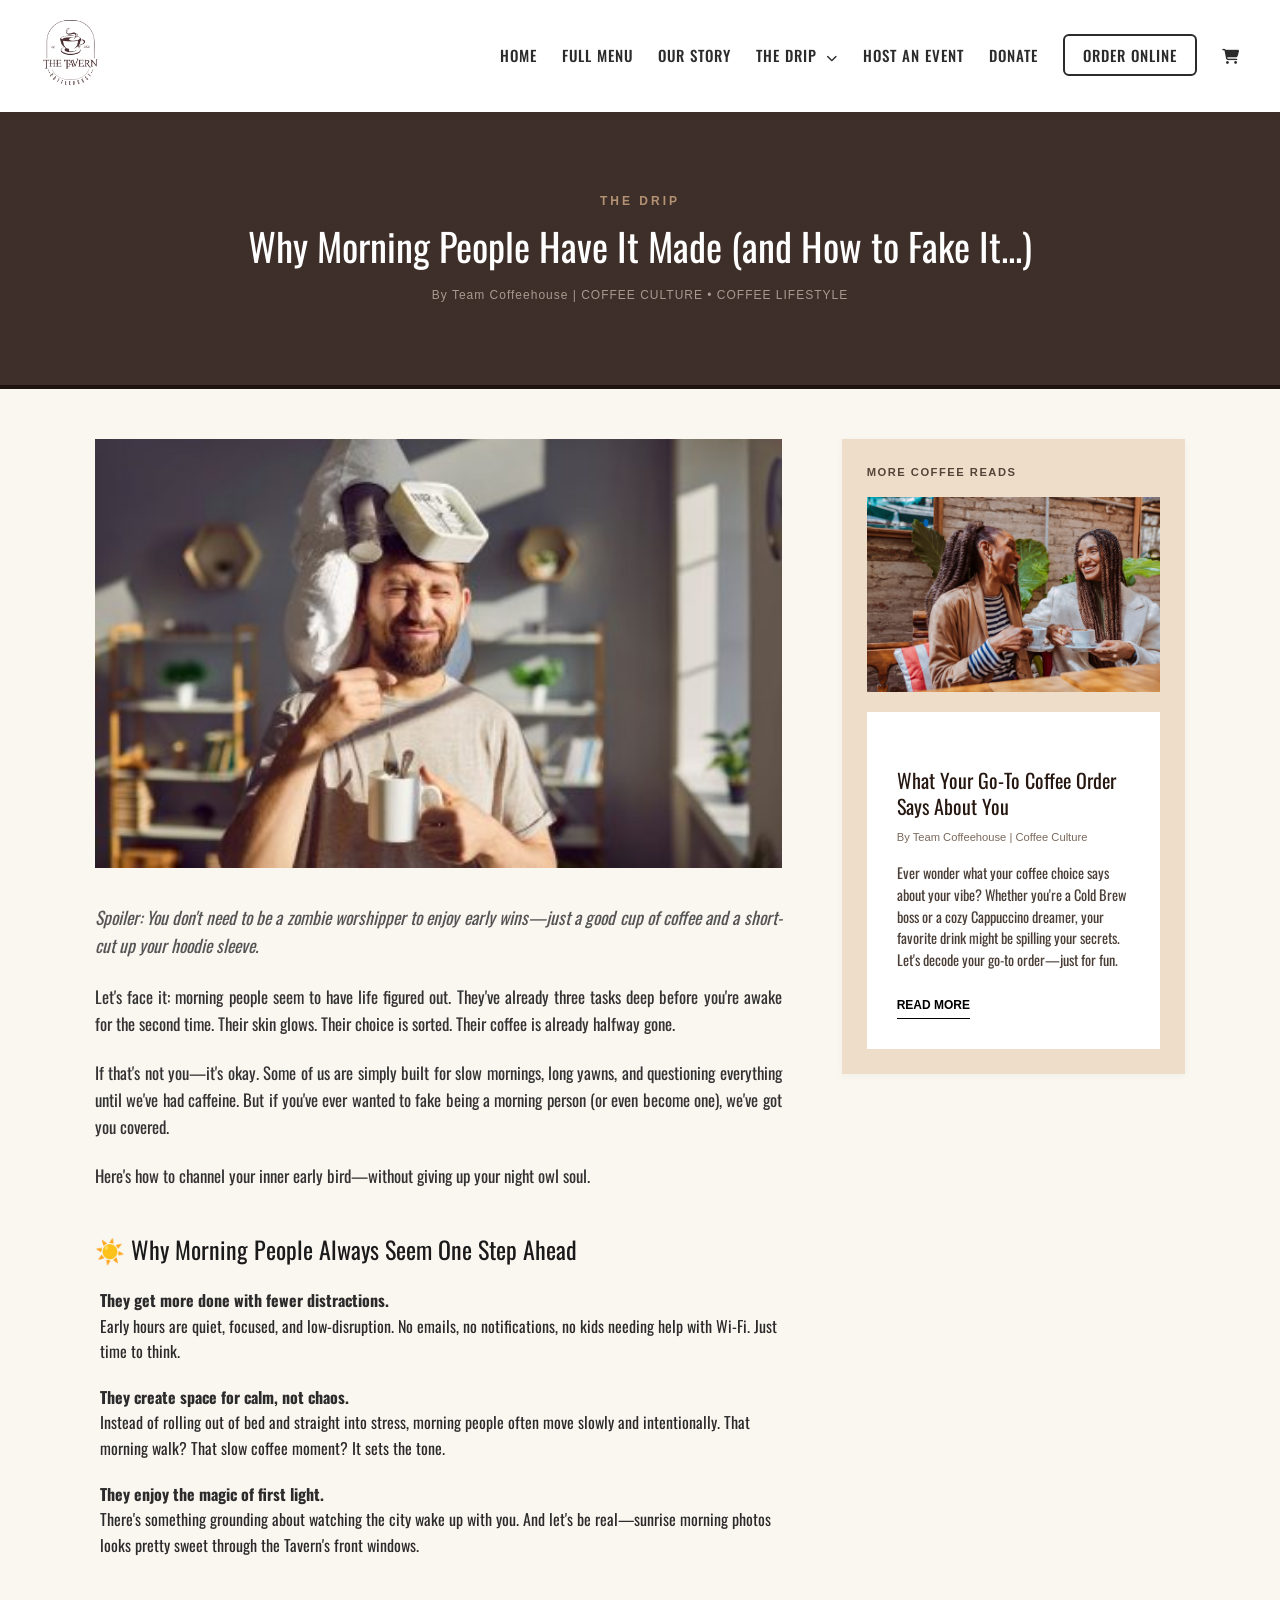
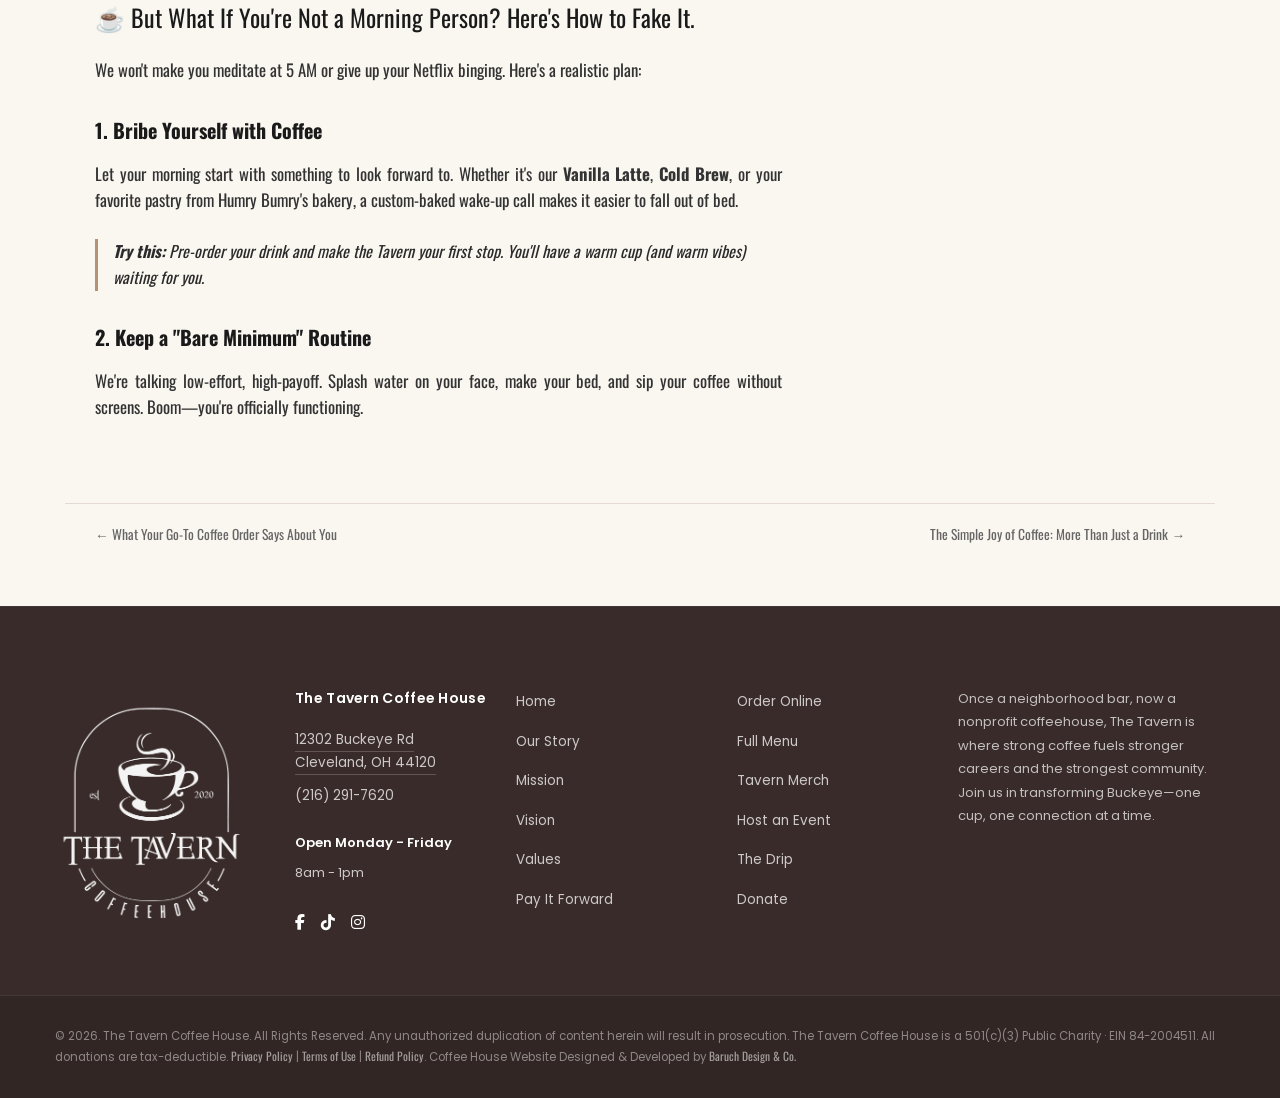
<file: read_more_2.html>
<!DOCTYPE html>
<html lang="en">
<head>
    <meta charset="UTF-8">
    <meta name="viewport" content="width=device-width, initial-scale=1.0">
    <title>Why Morning People Have It Made (and How to Fake It...) | The Tavern ...</title>
    <link rel="stylesheet" href="https://cdnjs.cloudflare.com/ajax/libs/font-awesome/6.4.0/css/all.min.css">
    <link rel="stylesheet" href="style.css">
    <link rel="stylesheet" href="read_more_2.css">
    <link rel="icon" type="image/png" sizes="32x32" href="favicon 1.ico">
</head>
<body>

    <nav class="navbar">
        <div class="nav-container">
            <div class="logo">
                <a href="index.html">
                    <img src="brownlogo.png" alt="The Tavern Coffeehouse Logo" class="logo-img">
                </a>
            </div>

            <div class="menu-toggle" id="mobile-menu">
                <i class="fa-solid fa-bars"></i>
            </div>

            <ul class="nav-links">
                <li><a href="index.html">HOME</a></li>
                <li><a href="menu.html">FULL MENU</a></li>
                <li><a href="ourstory.html">OUR STORY</a></li>
                
                <li class="dropdown">
                    <a href="drip.html" class="dropdown-toggle">THE DRIP <i class="fa-solid fa-chevron-down arrow-icon"></i></a>
                    <ul class="dropdown-menu">
                        <li><a href="drip.html">Blog</a></li>
                        <li><a href="coffee_culture.html">Coffee Culture</a></li>
                        <li><a href="coffee_shop_life.html">Coffee Shop Life</a></li>
                    </ul>
                </li>

                <li><a href="host_an_event.html">HOST AN EVENT</a></li>
                <li><a href="donate.html">DONATE</a></li>
                <li><a href="online_order.html" class="order-btn">ORDER ONLINE</a></li>
                <li><a href="cart.html" class="cart-icon"><i class="fa-solid fa-cart-shopping"></i></a></li>
            </ul>
        </div>
    </nav>
    <!-- Top Dark Header Banner with Coffee Beans Texture Pattern -->
  <header class="hero-banner">
    <div class="banner-content">
      <span class="category">THE DRIP</span>
      <h1>Why Morning People Have It Made (and How to Fake It...)</h1>
      <p class="author">By Team Coffeehouse | COFFEE CULTURE • COFFEE LIFESTYLE</p>
    </div>
  </header>

  <!-- Main Layout Container -->
  <div class="container">
    
    <!-- Left Side: Main Blog Content -->
    <main class="main-content">
      <div class="main-image-wrapper">
        <img src="AdobeStock_568716878-400x250.jpeg" alt="Man drinking coffee" class="blog-main-img">
      </div>
      
      <article class="article-text">
        <p class="intro-text">Spoiler: You don't need to be a zombie worshipper to enjoy early wins—just a good cup of coffee and a short-cut up your hoodie sleeve.</p>
        
        <p>Let's face it: morning people seem to have life figured out. They've already three tasks deep before you're awake for the second time. Their skin glows. Their choice is sorted. Their coffee is already halfway gone.</p>
        
        <p>If that's not you—it's okay. Some of us are simply built for slow mornings, long yawns, and questioning everything until we've had caffeine. But if you've ever wanted to fake being a morning person (or even become one), we've got you covered.</p>
        
        <p>Here's how to channel your inner early bird—without giving up your night owl soul.</p>
        
        <h2>☀️ Why Morning People Always Seem One Step Ahead</h2>
        <ul>
          <li><strong>They get more done with fewer distractions.</strong><br>Early hours are quiet, focused, and low-disruption. No emails, no notifications, no kids needing help with Wi-Fi. Just time to think.</li>
          <li><strong>They create space for calm, not chaos.</strong><br>Instead of rolling out of bed and straight into stress, morning people often move slowly and intentionally. That morning walk? That slow coffee moment? It sets the tone.</li>
          <li><strong>They enjoy the magic of first light.</strong><br>There's something grounding about watching the city wake up with you. And let's be real—sunrise morning photos looks pretty sweet through the Tavern's front windows.</li>
        </ul>

        <h2>☕ But What If You're Not a Morning Person? Here's How to Fake It.</h2>
        <p>We won't make you meditate at 5 AM or give up your Netflix binging. Here's a realistic plan:</p>

        <h3>1. Bribe Yourself with Coffee</h3>
        <p>Let your morning start with something to look forward to. Whether it's our <strong>Vanilla Latte</strong>, <strong>Cold Brew</strong>, or your favorite pastry from Humry Bumry's bakery, a custom-baked wake-up call makes it easier to fall out of bed.</p>
        
        <blockquote><strong>Try this:</strong> Pre-order your drink and make the Tavern your first stop. You'll have a warm cup (and warm vibes) waiting for you.</blockquote>

        <h3>2. Keep a "Bare Minimum" Routine</h3>
        <p>We're talking low-effort, high-payoff. Splash water on your face, make your bed, and sip your coffee without screens. Boom—you're officially functioning.</p>
      </article>
    </main>

    <!-- Right Side: Sidebar with the Yellow Card -->
    <aside class="sidebar">
      <div class="coffee-reads-card">
        <span class="card-tag">MORE COFFEE READS</span>
        
        <!-- Only this image container will have the right fade animation -->
        <div class="card-img-holder">
          <img src="AdobeStock_1389421638-scaled.jpeg" alt="Friends having coffee" id="animateImage">
        </div>
        
        <div class="card-body">
          <h3>What Your Go-To Coffee Order Says About You</h3>
          <p class="card-author">By Team Coffeehouse | Coffee Culture</p>
          <p class="card-desc">Ever wonder what your coffee choice says about your vibe? Whether you're a Cold Brew boss or a cozy Cappuccino dreamer, your favorite drink might be spilling your secrets. Let's decode your go-to order—just for fun.</p>
          <a href="read_more_3.html" class="read-more-btn">READ MORE</a>
        </div>
      </div>
    </aside>

  </div>

  <!-- Bottom Nav Links as seen in footer area -->
  <footer class="footer-nav">
    <a href="read_more_3.html">← What Your Go-To Coffee Order Says About You</a>
    <a href="read_more_1.html">The Simple Joy of Coffee: More Than Just a Drink →</a>
  </footer>
    <footer class="tavern-footer">
    <div class="footer-top-container">
        
        <div class="footer-column logo-column">
            <img src="whitelogo.png" alt="The Tavern Coffeehouse Logo" class="footer-brand-logo">
        </div>

        <div class="footer-column info-column">
            <h4 class="footer-col-title">The Tavern Coffee House</h4>
            <p class="footer-info-text">
                <a href="https://maps.google.com/?q=12302+Buckeye+Rd+Cleveland+OH+44120" target="_blank" class="footer-link-item underline-link">
                    12302 Buckeye Rd<br>
                    Cleveland, OH 44120
                </a>
            </p>
            <p class="footer-info-text">
                <a href="tel:2162917620" class="footer-link-item">(216) 291-7620</a>
            </p>
            
            <h5 class="footer-status-title">Open Monday - Friday</h5>
            <p class="footer-info-text">8am - 1pm</p>
            
            <div class="footer-social-row">
                <a href="#" aria-label="Facebook Link" class="social-icon-btn"><i class="fa-brands fa-facebook-f"></i></a>
                <a href="#" aria-label="TikTok Link" class="social-icon-btn"><i class="fa-brands fa-tiktok"></i></a>
                <a href="#" aria-label="Instagram Link" class="social-icon-btn"><i class="fa-brands fa-instagram"></i></a>
            </div>
        </div>

        <div class="footer-column links-column">
            <ul class="footer-links-list">
                <li><a href="index.html" class="footer-link-item">Home</a></li>
                <li><a href="ourstory.html" class="footer-link-item">Our Story</a></li>
                <li><a href="#" class="footer-link-item">Mission</a></li>
                <li><a href="#" class="footer-link-item">Vision</a></li>
                <li><a href="#" class="footer-link-item">Values</a></li>
                <li><a href="#" class="footer-link-item">Pay It Forward</a></li>
            </ul>
        </div>

        <div class="footer-column links-column">
            <ul class="footer-links-list">
                <li><a href="online_order.html" class="footer-link-item">Order Online</a></li>
                <li><a href="menu.html" class="footer-link-item">Full Menu</a></li>
                <li><a href="#" class="footer-link-item">Tavern Merch</a></li>
                <li><a href="host_an_event.html" class="footer-link-item">Host an Event</a></li>
                <li><a href="drip.html" class="footer-link-item">The Drip</a></li>
                <li><a href="donate.html" class="footer-link-item">Donate</a></li>
            </ul>
        </div>

        <div class="footer-column about-column">
            <p class="footer-about-paragraph">
                Once a neighborhood bar, now a nonprofit coffeehouse, The Tavern is where strong coffee fuels stronger careers and the strongest community. Join us in transforming Buckeye&mdash;one cup, one connection at a time.
            </p>
        </div>

    </div>

    <div class="footer-bottom-bar">
        <div class="footer-bottom-container">
            <p class="copyright-legal-text">
                &copy; 2026. The Tavern Coffee House. All Rights Reserved. Any unauthorized duplication of content herein will result in prosecution. The Tavern Coffee House is a 501(c)(3) Public Charity &middot; EIN 84-2004511. All donations are tax-deductible. 
                <a href="#" class="footer-legal-link">Privacy Policy</a> | 
                <a href="#" class="footer-legal-link">Terms of Use</a> | 
                <a href="#" class="footer-legal-link">Refund Policy</a>. 
                Coffee House Website Designed & Developed by <a href="#" target="_blank" class="footer-developer-credit">Baruch Design & Co.</a>
            </p>
        </div>
    </div>
</footer>
    <script src="script.js"></script>
    <script src="read_more_2.js"></script>
    </head>

    <body>
</file>
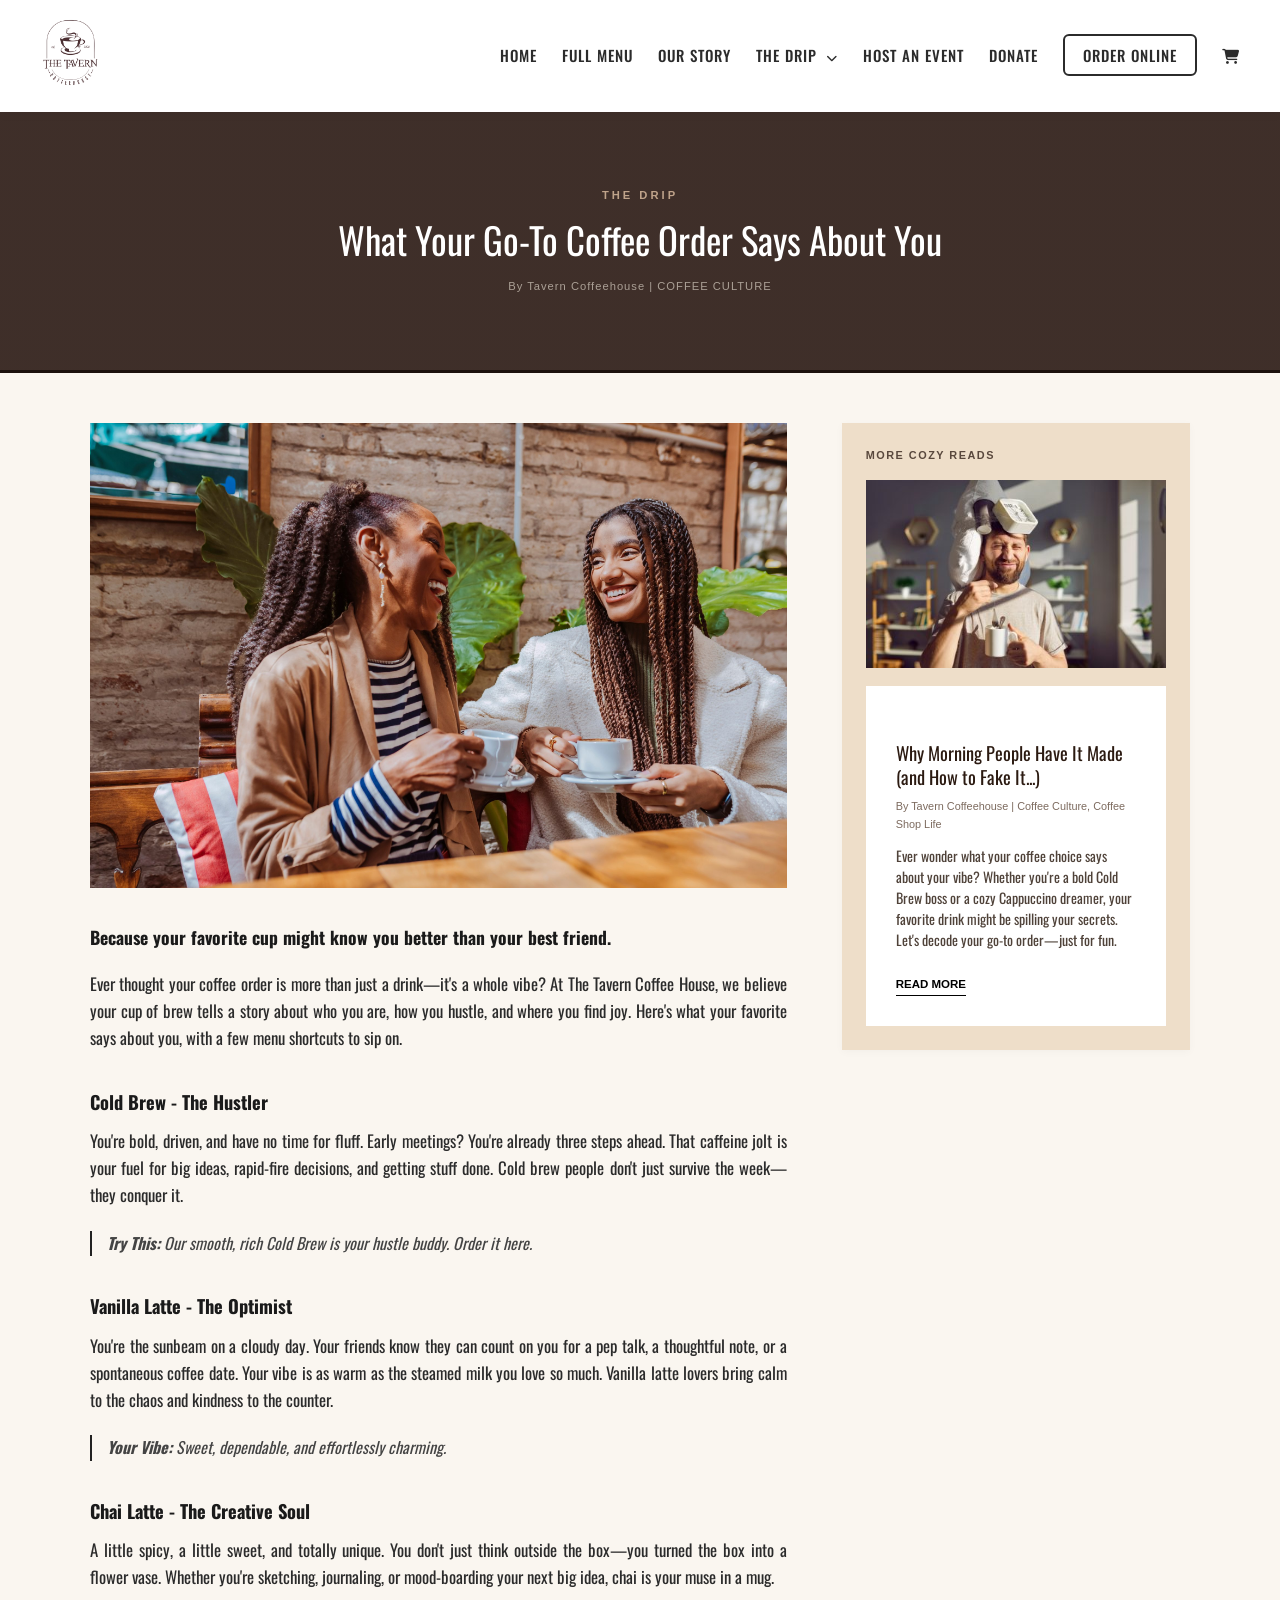
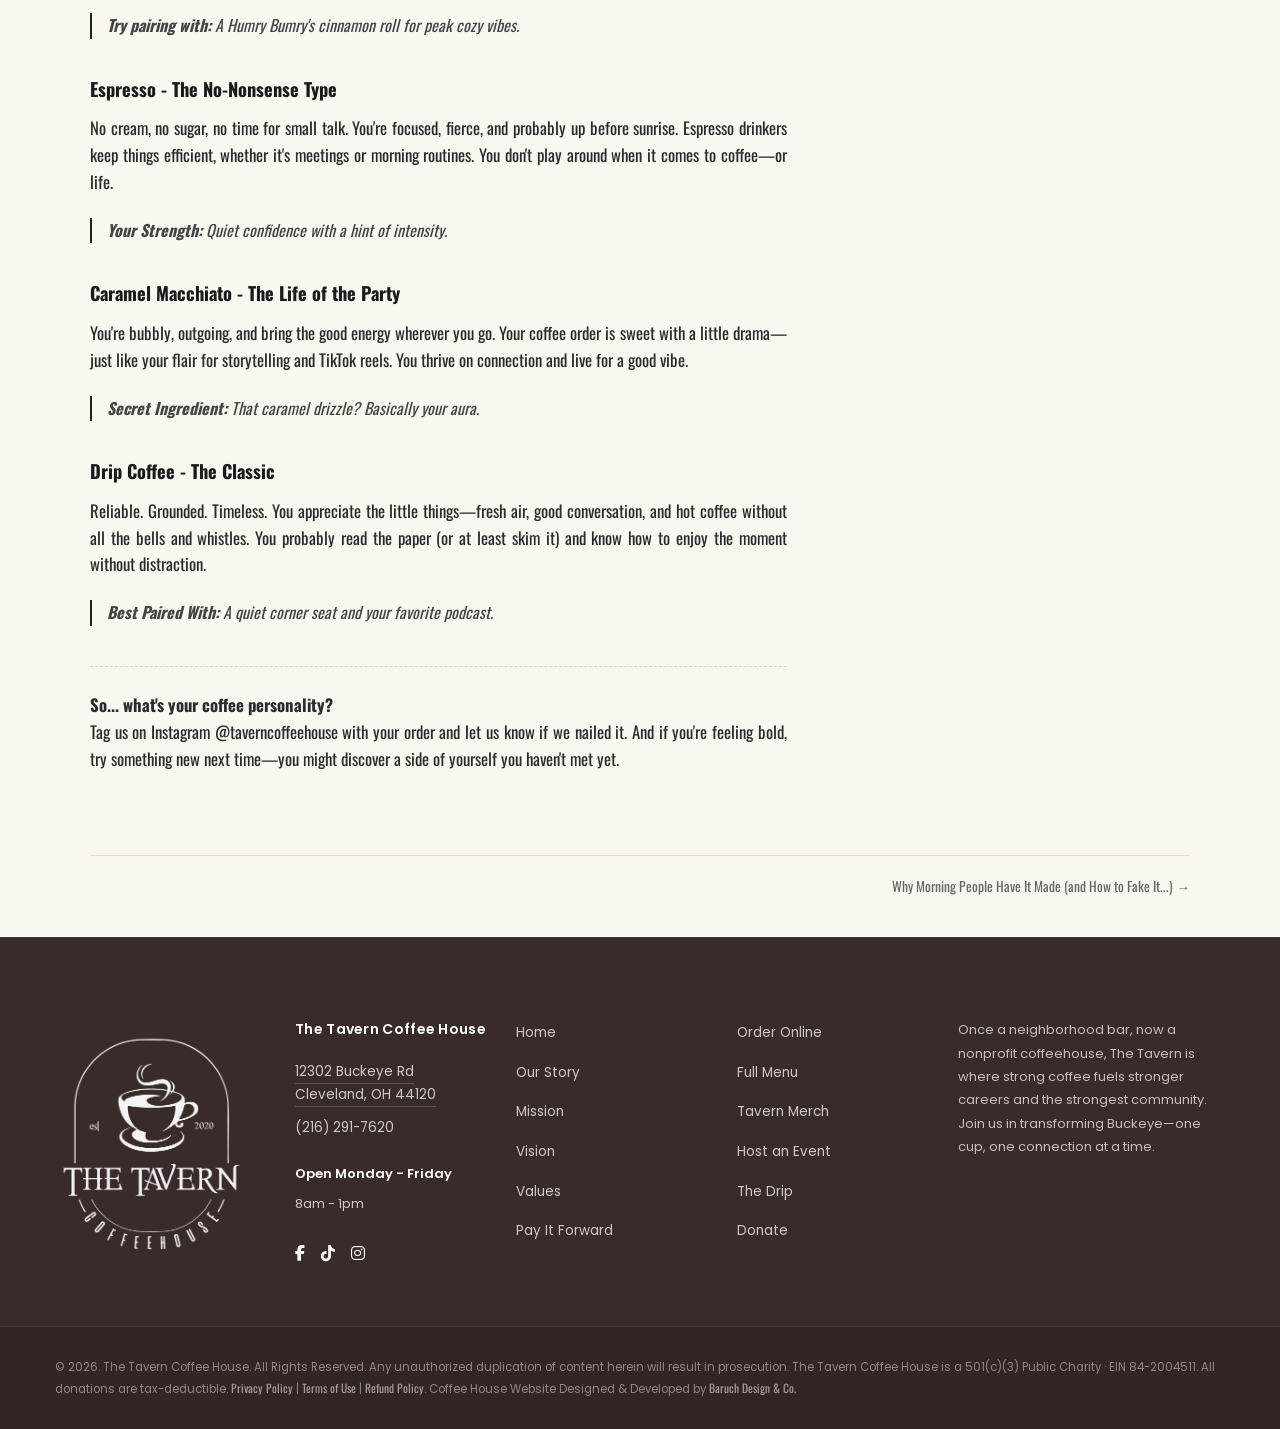
<file: read_more_3.html>
<!DOCTYPE html>
<html lang="en">
<head>
    <meta charset="UTF-8">
    <meta name="viewport" content="width=device-width, initial-scale=1.0">
    <title>What Your Go To Coffee Order Says About You | The Tavern Coffee ...,</title>
    <link rel="stylesheet" href="https://cdnjs.cloudflare.com/ajax/libs/font-awesome/6.4.0/css/all.min.css">
    <link rel="stylesheet" href="style.css">
    <link rel="stylesheet" href="read_more_3.css">
    <link rel="icon" type="image/png" sizes="32x32" href="favicon 1.ico">
</head>
<body>

    <nav class="navbar">
        <div class="nav-container">
            <div class="logo">
                <a href="index.html">
                    <img src="brownlogo.png" alt="The Tavern Coffeehouse Logo" class="logo-img">
                </a>
            </div>

            <div class="menu-toggle" id="mobile-menu">
                <i class="fa-solid fa-bars"></i>
            </div>

            <ul class="nav-links">
                <li><a href="index.html">HOME</a></li>
                <li><a href="menu.html">FULL MENU</a></li>
                <li><a href="ourstory.html">OUR STORY</a></li>
                
                <li class="dropdown">
                    <a href="drip.html" class="dropdown-toggle">THE DRIP <i class="fa-solid fa-chevron-down arrow-icon"></i></a>
                    <ul class="dropdown-menu">
                        <li><a href="drip.html">Blog</a></li>
                        <li><a href="coffee_culture.html">Coffee Culture</a></li>
                        <li><a href="coffee_shop_life.html">Coffee Shop Life</a></li>
                    </ul>
                </li>

                <li><a href="host_an_event.html">HOST AN EVENT</a></li>
                <li><a href="donate.html">DONATE</a></li>
                <li><a href="online_order.html" class="order-btn">ORDER ONLINE</a></li>
                <li><a href="cart.html" class="cart-icon"><i class="fa-solid fa-cart-shopping"></i></a></li>
            </ul>
        </div>
    </nav>
    <header class="hero-banner">
    <div class="banner-content">
      <span class="category">THE DRIP</span>
      <h1>What Your Go-To Coffee Order Says About You</h1>
      <p class="author">By Tavern Coffeehouse | COFFEE CULTURE</p>
    </div>
  </header>

  <div class="container">
    
    <main class="main-content">
      <div class="main-image-wrapper">
        <img src="AdobeStock_1389421638-scaled.jpeg" alt="Two friends having coffee" class="blog-main-img">
      </div>
      
      <article class="article-text">
        <p class="subtitle-bold">Because your favorite cup might know you better than your best friend.</p>
        
        <p>Ever thought your coffee order is more than just a drink—it's a whole vibe? At The Tavern Coffee House, we believe your cup of brew tells a story about who you are, how you hustle, and where you find joy. Here's what your favorite says about you, with a few menu shortcuts to sip on.</p>
        
        <div class="coffee-profile">
          <h3>Cold Brew - The Hustler</h3>
          <p>You're bold, driven, and have no time for fluff. Early meetings? You're already three steps ahead. That caffeine jolt is your fuel for big ideas, rapid-fire decisions, and getting stuff done. Cold brew people don't just survive the week—they conquer it.</p>
          <blockquote><strong>Try This:</strong> Our smooth, rich Cold Brew is your hustle buddy. Order it here.</blockquote>
        </div>

        <div class="coffee-profile">
          <h3>Vanilla Latte - The Optimist</h3>
          <p>You're the sunbeam on a cloudy day. Your friends know they can count on you for a pep talk, a thoughtful note, or a spontaneous coffee date. Your vibe is as warm as the steamed milk you love so much. Vanilla latte lovers bring calm to the chaos and kindness to the counter.</p>
          <blockquote><strong>Your Vibe:</strong> Sweet, dependable, and effortlessly charming.</blockquote>
        </div>

        <div class="coffee-profile">
          <h3>Chai Latte - The Creative Soul</h3>
          <p>A little spicy, a little sweet, and totally unique. You don't just think outside the box—you turned the box into a flower vase. Whether you're sketching, journaling, or mood-boarding your next big idea, chai is your muse in a mug.</p>
          <blockquote><strong>Try pairing with:</strong> A Humry Bumry's cinnamon roll for peak cozy vibes.</blockquote>
        </div>

        <div class="coffee-profile">
          <h3>Espresso - The No-Nonsense Type</h3>
          <p>No cream, no sugar, no time for small talk. You're focused, fierce, and probably up before sunrise. Espresso drinkers keep things efficient, whether it's meetings or morning routines. You don't play around when it comes to coffee—or life.</p>
          <blockquote><strong>Your Strength:</strong> Quiet confidence with a hint of intensity.</blockquote>
        </div>

        <div class="coffee-profile">
          <h3>Caramel Macchiato - The Life of the Party</h3>
          <p>You're bubbly, outgoing, and bring the good energy wherever you go. Your coffee order is sweet with a little drama—just like your flair for storytelling and TikTok reels. You thrive on connection and live for a good vibe.</p>
          <blockquote><strong>Secret Ingredient:</strong> That caramel drizzle? Basically your aura.</blockquote>
        </div>

        <div class="coffee-profile">
          <h3>Drip Coffee - The Classic</h3>
          <p>Reliable. Grounded. Timeless. You appreciate the little things—fresh air, good conversation, and hot coffee without all the bells and whistles. You probably read the paper (or at least skim it) and know how to enjoy the moment without distraction.</p>
          <blockquote><strong>Best Paired With:</strong> A quiet corner seat and your favorite podcast.</blockquote>
        </div>

        <p class="closing-text"><strong>So... what's your coffee personality?</strong><br>
        Tag us on Instagram @taverncoffeehouse with your order and let us know if we nailed it. And if you're feeling bold, try something new next time—you might discover a side of yourself you haven't met yet.</p>
      </article>
    </main>

    <aside class="sidebar">
      <div class="coffee-reads-card" id="sidebarCard">
        <span class="card-tag">MORE COZY READS</span>
        
        <div class="card-img-holder">
          <img src="AdobeStock_568716878-400x250.jpeg" alt="Man drinking morning coffee">
        </div>
        
        <div class="card-body">
          <h3>Why Morning People Have It Made (and How to Fake It...)</h3>
          <p class="card-author">By Tavern Coffeehouse | Coffee Culture, Coffee Shop Life</p>
          <p class="card-desc">Ever wonder what your coffee choice says about your vibe? Whether you're a bold Cold Brew boss or a cozy Cappuccino dreamer, your favorite drink might be spilling your secrets. Let's decode your go-to order—just for fun.</p>
          <a href="read_more_2.html" class="read-more-btn">READ MORE</a>
        </div>
      </div>
    </aside>

  </div>

  <footer class="footer-nav">
    <div class="footer-line"></div>
    <div class="footer-links-wrap">
      <a href="#" class="prev-link"></a> <a href="read_more_2.html" class="next-link">Why Morning People Have It Made (and How to Fake It...) →</a>
    </div>
  </footer>
  <footer class="tavern-footer">
    <div class="footer-top-container">
        
        <div class="footer-column logo-column">
            <img src="whitelogo.png" alt="The Tavern Coffeehouse Logo" class="footer-brand-logo">
        </div>

        <div class="footer-column info-column">
            <h4 class="footer-col-title">The Tavern Coffee House</h4>
            <p class="footer-info-text">
                <a href="https://maps.google.com/?q=12302+Buckeye+Rd+Cleveland+OH+44120" target="_blank" class="footer-link-item underline-link">
                    12302 Buckeye Rd<br>
                    Cleveland, OH 44120
                </a>
            </p>
            <p class="footer-info-text">
                <a href="tel:2162917620" class="footer-link-item">(216) 291-7620</a>
            </p>
            
            <h5 class="footer-status-title">Open Monday - Friday</h5>
            <p class="footer-info-text">8am - 1pm</p>
            
            <div class="footer-social-row">
                <a href="#" aria-label="Facebook Link" class="social-icon-btn"><i class="fa-brands fa-facebook-f"></i></a>
                <a href="#" aria-label="TikTok Link" class="social-icon-btn"><i class="fa-brands fa-tiktok"></i></a>
                <a href="#" aria-label="Instagram Link" class="social-icon-btn"><i class="fa-brands fa-instagram"></i></a>
            </div>
        </div>

        <div class="footer-column links-column">
            <ul class="footer-links-list">
                <li><a href="index.html" class="footer-link-item">Home</a></li>
                <li><a href="ourstory.html" class="footer-link-item">Our Story</a></li>
                <li><a href="#" class="footer-link-item">Mission</a></li>
                <li><a href="#" class="footer-link-item">Vision</a></li>
                <li><a href="#" class="footer-link-item">Values</a></li>
                <li><a href="#" class="footer-link-item">Pay It Forward</a></li>
            </ul>
        </div>

        <div class="footer-column links-column">
            <ul class="footer-links-list">
                <li><a href="online_order.html" class="footer-link-item">Order Online</a></li>
                <li><a href="menu.html" class="footer-link-item">Full Menu</a></li>
                <li><a href="#" class="footer-link-item">Tavern Merch</a></li>
                <li><a href="host_an_event.html" class="footer-link-item">Host an Event</a></li>
                <li><a href="drip.html" class="footer-link-item">The Drip</a></li>
                <li><a href="donate.html" class="footer-link-item">Donate</a></li>
            </ul>
        </div>

        <div class="footer-column about-column">
            <p class="footer-about-paragraph">
                Once a neighborhood bar, now a nonprofit coffeehouse, The Tavern is where strong coffee fuels stronger careers and the strongest community. Join us in transforming Buckeye&mdash;one cup, one connection at a time.
            </p>
        </div>

    </div>

    <div class="footer-bottom-bar">
        <div class="footer-bottom-container">
            <p class="copyright-legal-text">
                &copy; 2026. The Tavern Coffee House. All Rights Reserved. Any unauthorized duplication of content herein will result in prosecution. The Tavern Coffee House is a 501(c)(3) Public Charity &middot; EIN 84-2004511. All donations are tax-deductible. 
                <a href="#" class="footer-legal-link">Privacy Policy</a> | 
                <a href="#" class="footer-legal-link">Terms of Use</a> | 
                <a href="#" class="footer-legal-link">Refund Policy</a>. 
                Coffee House Website Designed & Developed by <a href="#" target="_blank" class="footer-developer-credit">Baruch Design & Co.</a>
            </p>
        </div>
    </div>
</footer>
  <script src="script.js"></script>
  <script src="read_more_3.js"></script>

    </head>

    <body>
</file>
<file: style.css>
/* Google Font Import (Aesthetic Coffee Vibe ke liye) */
@import url('https://fonts.googleapis.com/css2?family=Oswald:wght@500;600&family=Poppins:wght@400;500&display=swap');

* {
    margin: 0;
    padding: 0;
    box-sizing: border-box;
    font-family: 'Oswald', sans-serif; /* Bold heading style look ke liye */
}

body {
    background-color: #fafafa;
}

/* Navbar Base Styling */
.navbar {
    background-color: #ffffff;
    padding: 15px 40px;
    box-shadow: 0 2px 10px rgba(0, 0, 0, 0.05);
    position: sticky;
    top: 0;
    z-index: 1000;
    width: 100%;
}

.nav-container {
    display: flex;
    justify-content: space-between;
    align-items: center;
    max-width: 1400px;
    margin: 0 auto;
}

/* Logo */
.logo-img {
    height: 75px; /* Aap apne hisab se chota/bada kar sakte hain */
    object-fit: contain;
}

/* Nav Links Layout */
.nav-links {
    display: flex;
    align-items: center;
    list-style: none;
    gap: 25px;
}

.nav-links a {
    text-decoration: none;
    color: #2b2b2b;
    font-size: 15px;
    letter-spacing: 1px;
    font-weight: 500;
    transition: color 0.3s ease;
}

/* Hover Effect: Chocolate Color */
.nav-links a:hover {
    color: #4A2A22; /* Chocolate Color */
}

/* Dropdown Container */
.dropdown {
    position: relative;
}

.arrow-icon {
    font-size: 11px;
    margin-left: 4px;
    transition: transform 0.3s ease;
}

/* White Background Dropdown Menu */
.dropdown-menu {
    position: absolute;
    top: 100%;
    left: 0;
    background-color: #ffffff;
    box-shadow: 0 4px 15px rgba(0, 0, 0, 0.1);
    list-style: none;
    padding: 10px 0;
    min-width: 180px;
    border-radius: 4px;
    opacity: 0;
    visibility: hidden;
    transform: translateY(10px);
    transition: all 0.3s ease;
}

.dropdown-menu li a {
    font-family: 'Poppins', sans-serif; /* Dropdown text thoda soft pixel look ke liye */
    display: block;
    padding: 10px 20px;
    color: #444444;
    font-size: 14px;
    letter-spacing: 0;
}

/* Desktop Desktop Hover Show */
.dropdown:hover .dropdown-menu {
    opacity: 1;
    visibility: visible;
    transform: translateY(0);
}

.dropdown:hover .arrow-icon {
    transform: rotate(180deg);
}

/* Order Online Button */
.order-btn {
    border: 2px solid #2b2b2b;
    padding: 8px 18px;
    border-radius: 6px;
    font-weight: 600;
    transition: all 0.3s ease !important;
}

.order-btn:hover {
    background-color: #4A2A22; /* Chocolate background on hover */
    color: #ffffff !important;
    border-color: #4A2A22;
}

/* Cart Icon */
.cart-icon {
    font-size: 18px;
}

/* Responsive Menu Toggle Icon */
.menu-toggle {
    display: none;
    font-size: 24px;
    cursor: pointer;
    color: #2b2b2b;
}

/* --- Responsive Media Queries (Mobile & Tablets) --- */
@media screen and (max-width: 1100px) {
    .nav-links {
        gap: 15px;
    }
    .nav-links a {
        font-size: 13px;
    }
}

@media screen and (max-width: 950px) {
    .menu-toggle {
        display: block;
    }

    .nav-links {
        position: absolute;
        top: 100%;
        left: -100%;
        width: 100%;
        background-color: #ffffff;
        flex-direction: column;
        align-items: flex-start;
        padding: 20px 40px;
        gap: 20px;
        box-shadow: 0 10px 15px rgba(0, 0, 0, 0.05);
        transition: left 0.4s ease;
    }

    /* Mobile active class */
    .nav-links.active {
        left: 0;
    }

    .dropdown-menu {
        position: static;
        opacity: 1;
        visibility: visible;
        box-shadow: none;
        padding-left: 15px;
        display: none; /* JS control karega click par */
        transform: none;
    }
    
    .dropdown.active .dropdown-menu {
        display: block;
    }

    .order-btn {
        display: inline-block;
        width: 100%;
        text-align: center;
    }
}
.hero-section {
    position: relative;
    background-color: #ffffff;
    min-height: calc(100vh - 105px); /* Navbar ki height minus karke full screen */
    display: flex;
    align-items: center;
    padding: 60px 40px 180px 40px; /* Bottom padding beans ke liye chhoda hai */
    overflow: hidden;
}

.hero-container {
    max-width: 1000px;
    width: 100%;
    margin: 0 auto;
    display: flex;
    justify-content: space-between;
    align-items: center;
    gap: 40px;
    position: relative;
    z-index: 5;
}

/* Left Content */
.hero-content {
    flex: 1;
    max-width: 550px;
}

.hero-subtitle {
    font-family: 'Poppins', sans-serif;
    color: #A36B65; /* Light Chocolate/Rose-ish tone */
    font-size: 15px;
    font-weight: 500;
    display: block;
    margin-bottom: 15px;
}

.hero-title {
    font-family: 'Playfair Display', serif; /* Elegant Serif Font image jaisa */
    color: #33221F; /* Dark chocolate text */
    font-size: 52px;
    font-weight: 400;
    line-height: 1.15;
    margin-bottom: 20px;
}

.hero-description {
    font-family: 'Poppins', sans-serif;
    color: #555555;
    font-size: 14px;
    line-height: 1.7;
    margin-bottom: 20px;
}

.hero-description strong {
    color: #222222;
}

.hero-timing {
    font-family: 'Poppins', sans-serif;
    font-weight: 600;
    font-size: 14px;
    color: #222222;
    display: block;
    margin-bottom: 30px;
}

/* Hero Buttons */
.hero-buttons {
    display: flex;
    gap: 15px;
}

.hero-buttons a {
    font-family: 'Poppins', sans-serif;
    text-decoration: none;
    font-size: 14px;
    font-weight: 500;
    padding: 12px 24px;
    transition: all 0.3s ease;
}

.btn-order-ahead {
    border: 1px solid #33221F;
    color: #33221F;
    background: transparent;
}

.btn-order-ahead:hover {
    background-color: #33221F;
    color: #ffffff;
}

.btn-menu {
    background-color: #4A2A22; /* Chocolate Color Button */
    color: #ffffff;
    border: 1px solid #4A2A22;
}

.btn-menu:hover {
    background-color: #331d17;
    border-color: #331d17;
}

/* Right Image (Coffee Cup) */
.hero-image-container {
    flex: 1;
    display: flex;
    justify-content: center;
    align-items: center;
}

.coffee-cup-img {
    max-width: 100%;
    height: auto;
    max-height: 300px;
    object-fit: contain;
}

/* Background Watermark Image */
.watermark-bg {
    position: absolute;
    right: -50px;
    top: 10%;
    height: 80%;
    opacity: 0.3; /* Light blended look */
    pointer-events: none;
    z-index: 1;
}

/* Bottom Beans Border */
.beans-border {
    position: absolute;
    bottom: 0;
    left: 0;
    width: 100%;
    line-height: 0;
    z-index: 4;
}

.beans-img {
    width: 100%;
    height: auto;
    object-fit: cover;
}


/* --- ANIMATIONS (FADE IN EFFECTS) --- */

/* Text aur Watermark ke liye fade-in */
.fade-in {
    animation: fadeInUp 1.2s ease forwards;
    opacity: 0;
}

/* Coffee cup ke liye thoda sa delay animation taaki wo premium lage */
.fade-in-delay {
    animation: fadeInUp 1.4s ease 0.3s forwards;
    opacity: 0;
}

@keyframes fadeInUp {
    from {
        opacity: 0;
        transform: translateY(25px); /* Niche se upar aayega */
    }
    to {
        opacity: 1;
        transform: translateY(0);
    }
}


/* --- HERO RESPONSIVE MEDIA QUERIES --- */
@media screen and (max-width: 992px) {
    .hero-section {
        padding: 40px 20px 140px 20px;
    }
    
    .hero-title {
        font-size: 40px;
    }
    
    .coffee-cup-img {
        max-height: 300px;
    }
}

@media screen and (max-width: 768px) {
    .hero-container {
        flex-direction: column-reverse; /* Mobile par cup upar aayega aur text niche */
        text-align: center;
        gap: 30px;
    }

    .hero-content {
        max-width: 100%;
    }

    .hero-buttons {
        justify-content: center;
    }

    .watermark-bg {
        display: none; /* Mobile screen par mashup rokne ke liye hidden */
    }
    
    .hero-title {
        font-size: 34px;
    }
}
/* =================================================== */
/* 1. FEATURED SPECIAL SECTION STYLING                 */
/* =================================================== */
.featured-section {
    background-color: #33221F; /* Dark Chocolate Background */
    padding: 120px 40px;
    position: relative;
    overflow: hidden;
}

.featured-container {
    max-width: 1250px;
    width: 100%;
    margin: 0 auto;
    display: flex;
    justify-content: space-between;
    align-items: center;
    gap: 60px;
}

.featured-info {
    flex: 1.2;
    max-width: 600px;
}

.featured-tag {
    font-family: 'Poppins', sans-serif;
    color: #A36B65;
    font-size: 14px;
    font-weight: 500;
    display: block;
    margin-bottom: 12px;
}

.featured-title {
    font-family: 'Playfair Display', serif;
    color: #ffffff;
    font-size: 48px;
    font-weight: 400;
    line-height: 1.15;
    margin-bottom: 25px;
}

.featured-text {
    font-family: 'Poppins', sans-serif;
    color: #cccccc;
    font-size: 14px;
    line-height: 1.7;
    margin-bottom: 35px;
}

.pickup-btn {
    font-family: 'Poppins', sans-serif;
    display: inline-block;
    text-decoration: none;
    color: #ffffff;
    border: 1px solid #ffffff;
    padding: 12px 26px;
    font-size: 14px;
    font-weight: 500;
    transition: all 0.3s ease;
}

.pickup-btn:hover {
    background-color: #ffffff;
    color: #33221F;
}

/* Card Styling & No-Clip Fix */
.special-card {
    flex: 0.8;
    background-color: #ffffff;
    border-radius: 24px;
    max-width: 380px;
    width: 100%;
    box-shadow: 0 20px 40px rgba(0, 0, 0, 0.3);
    overflow: hidden;
    position: relative;
}

.card-header-bg {
    background-color: #F3E1CC;
    height: 130px;
    display: flex;
    justify-content: center;
    position: relative;
}

.cup-circle-frame {
    position: absolute;
    bottom: -40px;
    width: 130px;
    height: 130px;
    background-color: #ffffff;
    border-radius: 50%;
    padding: 8px;
    box-shadow: 0 4px 10px rgba(0, 0, 0, 0.05);
    display: flex;
    justify-content: center;
    align-items: center;
    z-index: 2;
}

.latte-img {
    width: 100%;
    height: 100%;
    object-fit: contain;
    border-radius: 50%;
}

.card-body {
    padding: 35px 30px 30px 30px;
    padding-top: 55px;
    background-color: #ffffff;
}

.card-item-title {
    font-family: 'Playfair Display', serif;
    font-style: italic;
    color: #33221F;
    font-size: 24px;
    font-weight: 500;
    line-height: 1.3;
    margin-bottom: 12px;
}

.card-item-price {
    font-family: 'Poppins', sans-serif;
    color: #A36B65;
    font-size: 16px;
    font-weight: 600;
    display: block;
    margin-bottom: 15px;
}

.card-item-meta {
    display: flex;
    align-items: center;
    gap: 8px;
    font-family: 'Poppins', sans-serif;
    color: #666666;
    font-size: 13px;
    margin-bottom: 12px;
}

.card-item-meta i {
    color: #33221F;
    font-size: 14px;
}

.card-item-desc {
    font-family: 'Poppins', sans-serif;
    color: #666666;
    font-size: 13px;
    line-height: 1.6;
    margin-bottom: 25px;
}

.card-order-link {
    font-family: 'Poppins', sans-serif;
    text-decoration: none;
    color: #33221F;
    font-size: 14px;
    font-weight: 600;
    border-bottom: 2px solid #33221F;
    padding-bottom: 2px;
    display: inline-block;
    transition: all 0.3s ease;
}

.card-order-link:hover {
    color: #A36B65;
    border-color: #A36B65;
}


/* =================================================== */
/* 2. GRAB A BAG SECTION STYLING                       */
/* =================================================== */
.bag-section {
    background-image: url('coffee-seeds-pattern.png'), linear-gradient(to right, #614643, #573E3B);
    background-repeat: repeat;
    background-size: contain;
    background-blend-mode: multiply;
    background-color: #5D4340;
    padding: 100px 40px;
    position: relative;
    overflow: hidden;
}

.bag-container {
    max-width: 1200px;
    width: 100%;
    margin: 0 auto;
    display: flex;
    justify-content: space-between;
    align-items: center;
    gap: 60px;
}

.bag-image-area {
    flex: 1;
    display: flex;
    justify-content: center;
    align-items: center;
}

.coffee-bag-img {
    max-width: 100%;
    height: auto;
    max-height: 480px;
    object-fit: contain;
    filter: drop-shadow(0 15px 30px rgba(0, 0, 0, 0.4));
}

.bag-info-area {
    flex: 1.2;
    max-width: 550px;
}

.bag-title {
    font-family: 'Playfair Display', serif;
    font-style: italic;
    color: #ffffff;
    font-size: 52px;
    font-weight: 500;
    line-height: 1.15;
    margin-bottom: 25px;
}

.bag-description {
    font-family: 'Poppins', sans-serif;
    color: #e0d0cc;
    font-size: 14px;
    line-height: 1.7;
    margin-bottom: 30px;
}

.bag-description strong {
    color: #ffffff;
}

.bag-meta-box {
    border-top: 1px solid rgba(255, 255, 255, 0.2);
    border-bottom: 1px solid rgba(255, 255, 255, 0.2);
    padding: 15px 0;
    margin-bottom: 35px;
}

.bag-meta-item {
    font-family: 'Poppins', sans-serif;
    color: #e0d0cc;
    font-size: 13px;
    display: flex;
    align-items: center;
    gap: 10px;
}

.bag-meta-item i {
    color: rgba(255, 255, 255, 0.4);
    font-size: 14px;
}

.bag-order-btn {
    font-family: 'Poppins', sans-serif;
    display: inline-block;
    text-decoration: none;
    background-color: #A36B65;
    color: #ffffff;
    padding: 12px 28px;
    font-size: 14px;
    font-weight: 600;
    border-radius: 4px;
    transition: all 0.3s ease;
}

.bag-order-btn:hover {
    background-color: #8c5a54;
    transform: translateY(-2px);
}


/* =================================================== */
/* 3. SCROLL-TRIGGERED ANIMATIONS (BASE & STATES)       */
/* =================================================== */

/* Sabhi elements ki shuruati state (Default hidden rahegi) */
.anim-element {
    opacity: 0;
    transition: all 1.2s cubic-bezier(0.25, 1, 0.5, 1);
    will-change: transform, opacity;
}

/* 1. Fade In Up (Left Side Text & Coffee Bag Image) */
.fade-in-up {
    transform: translateY(50px);
}

/* 2. Slide Left In (Special Card Box) */
.slide-left-in {
    transform: translateX(80px);
}

/* 3. Slide Right In (Grab a Bag Text Info) */
.slide-right-in {
    transform: translateX(-80px);
}

/* --- JAB USER SCROLL KARKE JAYEGA (ACTIVE STATES) --- */
.scroll-animate.active .anim-element {
    opacity: 1;
    transform: translate(0, 0); /* Elements apni jagah smoothly wapas aa jayenge */
}


/* =================================================== */
/* 4. RESPONSIVE DEVICES MEDIA QUERIES                 */
/* =================================================== */
@media screen and (max-width: 992px) {
    .featured-title { font-size: 38px; }
    .bag-title { font-size: 42px; }
    .coffee-bag-img { max-height: 380px; }
}

@media screen and (max-width: 768px) {
    .featured-section, .bag-section { padding: 60px 20px; }
    
    .featured-container, .bag-container {
        flex-direction: column;
        text-align: center;
        gap: 60px;
    }
    
    /* Mobile reverse layout coffee bag center karne ke liye */
    .bag-container { flex-direction: column-reverse; }

    .featured-info, .special-card, .bag-info-area { max-width: 100%; }
    .card-item-meta, .bag-meta-item { justify-content: center; }

    /* Mobile standard scrolling optimize karne ke liye standard fade layout */
    .slide-left-in, .slide-right-in {
        transform: translateY(40px);
    }
}
/* =================================================== */
/* 3. BAKERY PARTNERSHIP SECTION STYLING               */
/* =================================================== */
.bakery-section {
    /* Background me aap apne light watermark pattern ka image path lagana */
    background-image: url('bakery-doodle-pattern.png');
    background-repeat: repeat;
    background-size: cover;
    background-color: #FAF6F0; /* Light clean warm cream tone jaisa screenshot me hai */
    padding: 120px 40px;
    position: relative;
    overflow: hidden;
}

.bakery-container {
    max-width: 1250px;
    width: 100%;
    margin: 0 auto;
    display: flex;
    justify-content: space-between;
    align-items: center;
    gap: 50px;
}

/* Left Side Content Layout */
.bakery-info-area {
    flex: 1.2;
    max-width: 620px;
}

.bakery-tag {
    font-family: 'Poppins', sans-serif;
    color: #A36B65; /* Dark pinkish brown tone */
    font-size: 14px;
    font-weight: 500;
    display: block;
    margin-bottom: 15px;
}

.bakery-title {
    font-family: 'Playfair Display', serif;
    color: #33221F; /* Chocolate Brown text */
    font-size: 46px;
    font-weight: 400;
    line-height: 1.2;
    margin-bottom: 25px;
}

.bakery-description {
    font-family: 'Poppins', sans-serif;
    color: #555555; /* Soft gray for readability */
    font-size: 14px;
    line-height: 1.75;
    margin-bottom: 35px;
}

/* Order CTA Button */
.bakery-order-btn {
    font-family: 'Poppins', sans-serif;
    display: inline-block;
    text-decoration: none;
    background-color: #33221F; /* Dark dark theme matching button */
    color: #ffffff;
    padding: 12px 30px;
    font-size: 14px;
    font-weight: 500;
    border-radius: 4px;
    transition: all 0.3s ease;
}

.bakery-order-btn:hover {
    background-color: #A36B65;
    transform: translateY(-2px);
}

/* Right Side Image Layout Framework */
.bakery-image-area {
    flex: 1;
    display: flex;
    justify-content: center;
    align-items: center;
    position: relative;
}

.bakery-cake-img {
    max-width: 100%;
    height: auto;
    max-height: 450px; /* Screenshot ke big look ke jaisa balance */
    object-fit: contain;
    /* Isse aapki translucent splash ya transparent background safe rahega */
    filter: drop-shadow(0 10px 25px rgba(0,0,0,0.1)); 
}


/* =================================================== */
/* ALL DEVICES RESPONSIVE MEDIA QUERIES                */
/* =================================================== */
@media screen and (max-width: 992px) {
    .bakery-title {
        font-size: 36px;
    }
    .bakery-cake-img {
        max-height: 350px;
    }
}

@media screen and (max-width: 768px) {
    .bakery-section {
        padding: 70px 20px;
    }

    .bakery-container {
        flex-direction: column; /* Mobile me text upar, muffin smoothly niche frame hoga */
        text-align: center;
        gap: 50px;
    }

    .bakery-info-area {
        max-width: 100%;
    }

    .bakery-image-area {
        width: 100%;
    }

    .bakery-cake-img {
        max-height: 300px; /* Choti screens ke liye height limit set */
    }
}
/* =================================================== */
/* COMMUNITY REINVESTMENT SECTION STYLE                */
/* =================================================== */
.community-section {
    background-color: #4A3532; /* Exact premium deep chocolate brown background jaisa image me hai */
    padding: 140px 40px;
    position: relative;
    overflow: hidden;
    width: 100%;
}

.community-container {
    max-width: 1250px;
    width: 100%;
    margin: 0 auto;
    display: flex;
    justify-content: flex-end; /* Text ko right side par push karne ke liye formula */
    align-items: center;
}

/* Right Aligned Text Box Container */
.community-content-box {
    max-width: 550px; /* Layout width balance rakhne ke liye */
    width: 100%;
    text-align: left;
}

.community-tag {
    font-family: 'Poppins', sans-serif;
    color: #C08261; /* Soft copper/orange tone tag color */
    font-size: 14px;
    font-weight: 500;
    display: block;
    margin-bottom: 20px;
    letter-spacing: 0.5px;
}

.community-title {
    font-family: 'Playfair Display', serif;
    color: #ffffff; /* Crisp white title heading */
    font-size: 56px;
    font-weight: 400;
    line-height: 1.15;
    margin-bottom: 30px;
}

.community-paragraph {
    font-family: 'Poppins', sans-serif;
    color: #e6dcda; /* Light desaturated tint text for easy reading */
    font-size: 14px;
    line-height: 1.8;
    margin-bottom: 20px;
    font-weight: 400;
}

.community-highlight {
    font-family: 'Poppins', sans-serif;
    color: #ffffff;
    font-size: 14px;
    line-height: 1.8;
    font-weight: 600; /* Extra bold highlight statement */
}

/* =================================================== */
/* SCROLL ENGINE ANIMATION CONNECTION                  */
/* =================================================== */
.anim-element {
    opacity: 0;
    transition: all 1.2s cubic-bezier(0.25, 1, 0.5, 1);
    will-change: transform, opacity;
}

/* Slide configurations */
.fade-in-up { 
    transform: translateY(50px); 
}

/* Jab user scroll karega toh active class add hote hi trigger hoga */
.scroll-animate.active .anim-element {
    opacity: 1;
    transform: translate(0, 0) !important;
}


/* =================================================== */
/* ALL DEVICES RESPONSIVE SETTINGS                     */
/* =================================================== */
@media screen and (max-width: 992px) {
    .community-title {
        font-size: 44px; /* Choti desktops ke liye adjustments */
    }
}

@media screen and (max-width: 768px) {
    .community-section {
        padding: 90px 24px; /* Mobile par clean padding adjustments */
    }

    .community-container {
        justify-content: center; /* Mobile par full text center me shift ho jayega */
    }

    .community-content-box {
        max-width: 100%; /* Pure screen width support stretch protection */
        text-align: center; /* Mobile par standard text orientation */
    }
    
    .community-title {
        font-size: 36px; /* Perfect smartphone view font scale */
    }
}
/* =================================================== */
/* STORY / REIGNITING BUCKEYE SECTION STYLE            */
/* =================================================== */
.story-section {
    background-color: #ffffff; /* Clean pure white background */
    padding: 120px 40px;
    position: relative;
    overflow: hidden;
    width: 100%;
}

.story-container {
    max-width: 1250px;
    width: 100%;
    margin: 0 auto;
    display: flex;
    justify-content: space-between;
    align-items: center;
    gap: 60px;
}

/* Left Content Area Alignment */
.story-content-box {
    flex: 1.1;
    max-width: 580px;
    text-align: left;
}

.story-title {
    font-family: 'Playfair Display', serif;
    color: #33221F; /* Dark chocolate brown text tone */
    font-size: 48px;
    font-weight: 400;
    line-height: 1.2;
    margin-bottom: 25px;
}

.story-title-dash {
    display: block;
    font-size: 44px;
    color: #4A3532;
    margin-top: 5px;
}

.story-description {
    font-family: 'Poppins', sans-serif;
    color: #555555; /* Soft gray for high-end legibility */
    font-size: 14px;
    line-height: 1.75;
    margin-bottom: 35px;
    font-weight: 400;
}

/* Read Our Story Button Styling */
.story-cta-btn {
    font-family: 'Poppins', sans-serif;
    display: inline-block;
    text-decoration: none;
    background-color: #4A3532; /* Deep solid matching corporate button theme */
    color: #ffffff;
    padding: 12px 28px;
    font-size: 14px;
    font-weight: 500;
    border-radius: 4px;
    transition: all 0.3s ease;
}

.story-cta-btn:hover {
    background-color: #A36B65; /* Smooth shift to secondary rose brown tint */
    transform: translateY(-2px);
}

/* Right Single Combined Image Layout Framework */
.story-image-box {
    flex: 0.9;
    display: flex;
    justify-content: center;
    align-items: center;
    max-width: 520px;
    width: 100%;
}

.story-combined-img {
    max-width: 100%;
    height: auto;
    object-fit: contain;
    /* Soft shadow framework to give high fidelity look on clean background */
    filter: drop-shadow(0 10px 25px rgba(0, 0, 0, 0.05));
}

/* =================================================== */
/* UNIVERSAL ANIMATION HOOKS CONNECTION                */
/* =================================================== */
.anim-element {
    opacity: 0;
    transition: all 1.2s cubic-bezier(0.25, 1, 0.5, 1);
    will-change: transform, opacity;
}

.fade-in-up { 
    transform: translateY(50px); 
}

/* JavaScript trigger state activator */
.scroll-animate.active .anim-element {
    opacity: 1;
    transform: translate(0, 0) !important;
}

/* =================================================== */
/* ALL SCREEN SIZES RESPONSIVE ENGINE                  */
/* =================================================== */
@media screen and (max-width: 992px) {
    .story-title {
        font-size: 38px;
    }
    .story-title-dash {
        font-size: 34px;
    }
    .story-container {
        gap: 40px;
    }
}

@media screen and (max-width: 768px) {
    .story-section {
        padding: 80px 24px;
    }

    .story-container {
        flex-direction: column; /* Mobile structures stack automatically */
        text-align: center;
        gap: 50px;
    }

    .story-content-box {
        max-width: 100%;
        text-align: center; /* Beautifully centered headers on smart screens */
    }

    .story-image-box {
        max-width: 100%;
    }
    
    .story-combined-img {
        max-height: 380px; /* Scaled down safe bounds for mobile viewports */
    }
}
/* =================================================== */
/* THE DRIP / BLOG POSTS FEED SECTION STYLE            */
/* =================================================== */
.drip-section {
    width: 100%;
    position: relative;
    overflow: hidden;
    background-color: #ffffff;
}

/* Master full-width container without margins for seamless edge look */
.drip-main-container {
    width: 100%;
    display: flex;
    flex-wrap: wrap;
    margin: 0 auto;
}

/* Base Card Layout Rules */
.drip-card {
    flex: 1;
    min-width: 50%; /* Desktop par exact 50-50 split screen */
    padding: 100px 60px;
    display: flex;
    justify-content: center;
    align-items: center;
    box-sizing: border-box;
}

/* Specific Block Colors matching the screenshot */
.drip-card.rose-block {
    background-color: #836762; /* Soft desaturated clay/rose brown jaisa left me hai */
}

.drip-card.dark-block {
    background-color: #42302D; /* Deep solid matching corporate dark chocolate tone jaisa right me hai */
}

/* Text alignment alignment container inside cards */
.drip-card-inner {
    max-width: 540px;
    width: 100%;
    text-align: left;
}

.drip-category-tag {
    font-family: 'Poppins', sans-serif;
    color: #ffffff;
    font-size: 11px;
    font-weight: 600;
    letter-spacing: 1.5px;
    text-transform: uppercase;
    display: block;
    margin-bottom: 25px;
    opacity: 0.9;
}

.drip-post-title {
    font-family: 'Playfair Display', serif;
    color: #ffffff;
    font-size: 34px;
    font-weight: 400;
    line-height: 1.25;
    margin-bottom: 15px;
}

.drip-subcategory {
    font-family: 'Poppins', sans-serif;
    color: #ffffff;
    font-size: 11px;
    font-weight: 600;
    letter-spacing: 1px;
    display: block;
    margin-bottom: 30px;
    opacity: 0.8;
}

.drip-excerpt {
    font-family: 'Poppins', sans-serif;
    color: rgba(255, 255, 255, 0.85); /* Highly readable soft alpha contrast */
    font-size: 14px;
    line-height: 1.8;
    margin-bottom: 40px;
    font-weight: 400;
}

/* Elegant Box Transparent Button */
.drip-read-btn {
    font-family: 'Poppins', sans-serif;
    display: inline-block;
    text-decoration: none;
    color: #ffffff;
    border: 1.5px solid #ffffff;
    padding: 12px 28px;
    font-size: 13px;
    font-weight: 500;
    letter-spacing: 0.5px;
    transition: all 0.3s ease;
}

.drip-read-btn:hover {
    background-color: #ffffff;
    color: #33221F;
    transform: translateY(-2px);
}

/* =================================================== */
/* UNIVERSAL VIEWPORT TRANSITION ACTIVATOR             */
/* =================================================== */
.anim-element {
    opacity: 0;
    transition: all 1.2s cubic-bezier(0.25, 1, 0.5, 1);
    will-change: transform, opacity;
}

.fade-in-up { 
    transform: translateY(50px); 
}

/* Scroll activate engine toggle class */
.scroll-animate.active .anim-element {
    opacity: 1;
    transform: translate(0, 0) !important;
}

/* =================================================== */
/* ALL DEVICES RESPONSIVE LIQUID SYSTEM                 */
/* =================================================== */
@media screen and (max-width: 1024px) {
    .drip-card {
        padding: 80px 40px;
    }
    .drip-post-title {
        font-size: 28px;
    }
}

@media screen and (max-width: 768px) {
    .drip-card {
        flex: none;
        width: 100%; /* Mobile par layout split vertical column stack me turn ho jayega */
        min-width: 100%;
        padding: 70px 24px;
    }
    
    .drip-card-inner {
        text-align: center; /* Beautiful presentation centering on mobile viewports */
    }
    
    .drip-post-title {
        font-size: 26px;
    }
    
    .drip-excerpt {
        font-size: 13.5px;
        margin-bottom: 30px;
    }
}
/* =================================================== */
/* THE TAVERN COFFEEHOUSE FOOTER MAIN STYLE            */
/* =================================================== */
.tavern-footer {
    background-color: #382B29; /* Exact rich warm corporate dark brown jaisa screenshot me hai */
    padding: 80px 0 0 0; /* Clear bottom alignment layout container */
    width: 100%;
    position: relative;
    border-top: 1px solid rgba(255, 255, 255, 0.05);
}

.footer-top-container {
    max-width: 1250px;
    width: 100%;
    margin: 0 auto;
    padding: 0 40px 60px 40px;
    display: flex;
    justify-content: space-between;
    align-items: flex-start;
    gap: 30px;
}

/* Base Flexible Column Setup */
.footer-column {
    flex: 1;
}

/* Column 1: Logo Specific Handling */
.footer-column.logo-column {
    flex: 1.1;
    display: flex;
    justify-content: flex-start;
    align-items: center;
}

.footer-brand-logo {
    max-width: 190px;
    width: 100%;
    height: auto;
    object-fit: contain;
    opacity: 0.95;
}

/* Headings Styling inside footer grids */
.footer-col-title {
    font-family: 'Poppins', sans-serif;
    color: #ffffff;
    font-size: 14px;
    font-weight: 600;
    margin-bottom: 20px;
    letter-spacing: 0.3px;
}

.footer-status-title {
    font-family: 'Poppins', sans-serif;
    color: #ffffff;
    font-size: 13px;
    font-weight: 600;
    margin-top: 25px;
    margin-bottom: 8px;
}

/* Generic Footer Text Rules */
.footer-info-text {
    font-family: 'Poppins', sans-serif;
    color: rgba(255, 255, 255, 0.75);
    font-size: 13px;
    line-height: 1.7;
    margin-bottom: 10px;
}

/* Link Items Custom States */
.footer-link-item {
    text-decoration: none;
    color: rgba(255, 255, 255, 0.75);
    font-family: 'Poppins', sans-serif;
    font-size: 13.5px;
    transition: color 0.3s ease;
}

.footer-link-item:hover {
    color: #ffffff; /* Smooth clean bright transition */
}

.underline-link {
    border-bottom: 1px solid rgba(255, 255, 255, 0.2);
    padding-bottom: 2px;
}

.underline-link:hover {
    border-bottom-color: #ffffff;
}

/* Navigation Lists Layout Setup */
.footer-links-list {
    list-style: none;
    padding: 0;
    margin: 0;
}

.footer-links-list li {
    margin-bottom: 14px;
}

/* Right Side Text Block Layout */
.footer-column.about-column {
    flex: 1.4; /* Gives perfect distribution like screen design */
}

.footer-about-paragraph {
    font-family: 'Poppins', sans-serif;
    color: rgba(255, 255, 255, 0.7);
    font-size: 13px;
    line-height: 1.8;
}

/* Social Icon Blocks Structure */
.footer-social-row {
    display: flex;
    align-items: center;
    gap: 16px;
    margin-top: 25px;
}

.social-icon-btn {
    text-decoration: none;
    color: #ffffff;
    font-size: 16px;
    transition: opacity 0.3s ease, transform 0.3s ease;
}

.social-icon-btn:hover {
    opacity: 0.8;
    transform: translateY(-2px);
}

/* =================================================== */
/* BOTTOM LEGAL STRIP AREA DESIGN                      */
/* =================================================== */
.footer-bottom-bar {
    width: 100%;
    border-top: 1px solid rgba(255, 255, 255, 0.08);
    padding: 30px 0;
    background-color: rgba(0, 0, 0, 0.12); /* Slightly darker accent tone wrapper */
}

.footer-bottom-container {
    max-width: 1250px;
    width: 100%;
    margin: 0 auto;
    padding: 0 40px;
}

.copyright-legal-text {
    font-family: 'Poppins', sans-serif;
    color: rgba(255, 255, 255, 0.45); /* Exact subtle compliance muted gray tone */
    font-size: 11.5px;
    line-height: 1.8;
}

.footer-legal-link, .footer-developer-credit {
    color: rgba(255, 255, 255, 0.55);
    text-decoration: none;
    transition: color 0.3s ease;
}

.footer-legal-link:hover, .footer-developer-credit:hover {
    color: #ffffff;
    text-decoration: underline;
}

/* =================================================== */
/* HIGH FIDELITY RESPONSIVE ENGINEERING FOR MATRIX     */
/* =================================================== */
@media screen and (max-width: 1024px) {
    .footer-top-container {
        flex-wrap: wrap; /* Grid layers fold on medium screens */
        gap: 40px;
    }
    .footer-column {
        flex: none;
        width: calc(33.33% - 30px); /* 3 column structure mapping */
    }
    .footer-column.logo-column {
        width: 100%; /* Logo gets standalone prominence row */
        margin-bottom: 10px;
    }
    .footer-column.about-column {
        width: 100%; /* About summary shifts clean bottom layer wrapper */
    }
}

@media screen and (max-width: 768px) {
    .tavern-footer {
        padding: 60px 0 0 0;
    }

    .footer-top-container {
        flex-direction: column; /* Flat vertical layout pipeline */
        align-items: center;
        text-align: center;
        gap: 45px;
        padding: 0 24px 50px 24px;
    }

    .footer-column {
        width: 100% !important;
    }

    .footer-column.logo-column {
        justify-content: center;
    }

    .footer-social-row {
        justify-content: center; /* Center handles responsive social rows safely */
    }
    
    .footer-bottom-container {
        padding: 0 24px;
    }

    .copyright-legal-text {
        text-align: center; /* Balanced readability framework for smartphones */
        font-size: 11px;
    }
}
</file>
<file: coffee_culture.css>
/* ==========================================================================
   1. LAYOUT BASE SYSTEM TOKENS
   ========================================================================== */
* {
    box-sizing: border-box;
    margin: 0;
    padding: 0;
}

html {
    scroll-behavior: smooth;
}

body {
    background-color: #FFFFFF;
    -webkit-font-smoothing: antialiased;
}

.culture-archive-section {
    width: 100%;
    scroll-margin-top: 80px; /* Safe cushion area for sticky navbars alignment */
    background-color: #FFFFFF;
}

/* ==========================================================================
   2. HERO ACCENT ARCHIVE HEADER BANNER (SCREENSHOT ALIGNMENT PARITY)
   ========================================================================== */
.culture-hero-header {
    width: 100%;
    background-color: #352522; /* Dark roasted premium cocoa base code */
    /* Optional texture profile mapping integration: */
    /* background-image: url('coffee-beans-texture.jpg'); */
    background-repeat: repeat;
    background-size: contain;
    padding: 65px 0 70px 0;
    display: flex;
    justify-content: center;
}

.culture-hero-inner {
    width: 100%;
    max-width: 1160px;
    padding: 0 40px;
    display: flex;
    flex-direction: column;
    align-items: flex-start; /* Left-aligned elements matching the exact layout */
}

.culture-top-tag {
    font-family: 'Poppins', sans-serif;
    font-size: 11.5px;
    font-weight: 600;
    color: rgba(255, 255, 255, 0.6);
    letter-spacing: 1.5px;
    margin-bottom: 8px;
}

.culture-main-title {
    font-family: 'Playfair Display', serif;
    font-size: 44px;
    font-weight: 400;
    font-style: italic;
    color: #FFFFFF;
    letter-spacing: -0.2px;
}

/* --- CINEMATIC SLOW-MOTION HEADER TRANSITIONS --- */
.culture-animate-header {
    opacity: 0;
    transform: translateY(22px);
    transition: opacity 1.5s cubic-bezier(0.22, 1, 0.36, 1), 
                transform 1.5s cubic-bezier(0.22, 1, 0.36, 1);
}

.culture-animate-header.fade-in-active {
    opacity: 1;
    transform: translateY(0);
}

/* Subtle soft delay added over main heading text nodes */
h1.culture-animate-header {
    transition-delay: 0.18s;
}

/* ==========================================================================
   3. THE TWO-COLUMN BALANCED CARD GRID LAYOUT
   ========================================================================== */
.culture-cards-wrapper {
    width: 100%;
    max-width: 1160px;
    margin: 0 auto;
    padding: 85px 40px;
}

.culture-posts-grid {
    display: grid;
    grid-template-columns: repeat(2, 1fr); /* 2 Columns Layout blueprint */
    gap: 36px;
    align-items: stretch;
}

/* --- Custom Card Frame Blocks --- */
.culture-post-card {
    background: #FFFFFF;
    border: 1px solid #ECE6DE;
    display: flex;
    flex-direction: column;
    overflow: hidden;
    transition: transform 0.4s cubic-bezier(0.16, 1, 0.3, 1), box-shadow 0.4s ease;
}

.culture-post-card:hover {
    transform: translateY(-5px);
    box-shadow: 0 14px 38px rgba(53, 37, 34, 0.05);
}

/* --- Image Viewport Elements --- */
.culture-image-viewport {
    width: 100%;
    aspect-ratio: 16 / 10.5;
    background-color: #F6F3EE;
    overflow: hidden;
    border-bottom: 1px solid #ECE6DE;
}

.culture-fluid-img {
    width: 100%;
    height: 100%;
    object-fit: cover;
    display: block;
    transition: transform 0.65s cubic-bezier(0.16, 1, 0.3, 1);
}

.culture-post-card:hover .culture-fluid-img {
    transform: scale(1.035);
}

/* --- Editorial Context Typography Panels --- */
.culture-text-content {
    padding: 32px 30px 34px 30px;
    display: flex;
    flex-direction: column;
    flex-grow: 1;
}

.culture-post-heading {
    font-family: 'Playfair Display', serif;
    font-size: 22px;
    font-weight: 500;
    color: #2F2421;
    line-height: 1.35;
    margin-bottom: 8px;
    display: -webkit-box;
    -webkit-line-clamp: 2; /* Truncates clean layout overflow borders */
    -webkit-box-orient: vertical;
    overflow: hidden;
}

.culture-post-meta {
    font-family: 'Poppins', sans-serif;
    font-size: 11px;
    font-weight: 500;
    color: #A8866E; /* Muted corporate organic tan color tag */
    text-transform: uppercase;
    letter-spacing: 0.8px;
    margin-bottom: 18px;
    display: block;
}

.culture-post-excerpt {
    font-family: 'Poppins', sans-serif;
    font-size: 13.5px;
    line-height: 1.78;
    color: #6F6662;
    margin-bottom: 24px;
    flex-grow: 1;
}

.culture-read-link {
    font-family: 'Poppins', sans-serif;
    font-size: 11.5px;
    font-weight: 600;
    color: #9C3221; /* Signature high contrast signature dynamic wine red links */
    text-decoration: none;
    letter-spacing: 1.2px;
    display: inline-block;
    transition: color 0.2s ease, transform 0.2s ease;
    align-self: flex-start;
}

.culture-read-link:hover {
    color: #2F2421;
    transform: translateX(3px);
}

/* ==========================================================================
   4. SLOW-MOTION CARDS INTRO STAGGER INTERVAL TIMINGS
   ========================================================================== */
.culture-post-card.culture-animate-card {
    opacity: 0;
    transform: translateY(45px);
    transition: opacity 1.4s cubic-bezier(0.215, 0.61, 0.355, 1), 
                transform 1.4s cubic-bezier(0.215, 0.61, 0.355, 1);
}

.culture-post-card.culture-animate-card.fade-in-active {
    opacity: 1;
    transform: translateY(0);
}

/* Perfectly synchronized slow staggered deployment */
.culture-post-card.culture-animate-card:nth-child(1) { transition-delay: 0.5s; }
.culture-post-card.culture-animate-card:nth-child(2) { transition-delay: 0.75s; }

/* ==========================================================================
   5. COMPREHENSIVE RESPONSIVE VIEWPORT BREAKPOINTS (ALL DEVICES)
   ========================================================================== */
@media screen and (max-width: 992px) {
    .culture-posts-grid {
        grid-template-columns: 1fr; /* Collapses into 1 clean column on tablets/mobile devices */
        gap: 32px;
    }
    .culture-cards-wrapper {
        padding: 60px 30px;
    }
    .culture-main-title {
        font-size: 38px;
    }
}

@media screen and (max-width: 576px) {
    .culture-hero-header {
        padding: 50px 0 55px 0;
    }
    .culture-hero-inner {
        padding: 0 20px;
    }
    .culture-main-title {
        font-size: 32px;
    }
    .culture-cards-wrapper {
        padding: 45px 20px;
    }
    .culture-text-content {
        padding: 24px 20px;
    }
    .culture-post-heading {
        font-size: 19px;
    }
}
</file>
<file: coffee_shop_life.css>
/* ==========================================================================
   1. LAYOUT BASE SYSTEM TOKENS
   ========================================================================== */
* {
    box-sizing: border-box;
    margin: 0;
    padding: 0;
}

html {
    scroll-behavior: smooth;
}

body {
    background-color: #FFFFFF;
    -webkit-font-smoothing: antialiased;
}

.shoplife-archive-section {
    width: 100%;
    scroll-margin-top: 80px; /* Aligns beautifully below sticky navbar */
    background-color: #FFFFFF;
}

/* ==========================================================================
   2. HERO AREA BANNER DESIGN & TIMED ANIMATIONS
   ========================================================================== */
.shoplife-hero-header {
    width: 100%;
    background-color: #352522; /* Rich Dark Coffee Matte base coloring */
    /* background-image: url('coffee-beans-texture.jpg'); */
    background-repeat: repeat;
    background-size: contain;
    padding: 65px 0 70px 0;
    display: flex;
    justify-content: center;
}

.shoplife-hero-inner {
    width: 100%;
    max-width: 1160px;
    padding: 0 40px;
    display: flex;
    flex-direction: column;
    align-items: flex-start; /* Exact left-alignment match */
}

.shoplife-top-tag {
    font-family: 'Poppins', sans-serif;
    font-size: 11.5px;
    font-weight: 600;
    color: rgba(255, 255, 255, 0.6);
    letter-spacing: 1.5px;
    margin-bottom: 8px;
}

.shoplife-main-title {
    font-family: 'Playfair Display', serif;
    font-size: 44px;
    font-weight: 400;
    font-style: italic;
    color: #FFFFFF;
    letter-spacing: -0.2px;
}

/* --- CINEMATIC SLOW-MOTION HEADER TRANSITIONS --- */
.shoplife-animate-header {
    opacity: 0;
    transform: translateY(22px);
    transition: opacity 1.5s cubic-bezier(0.22, 1, 0.36, 1), 
                transform 1.5s cubic-bezier(0.22, 1, 0.36, 1);
}

.shoplife-animate-header.fade-in-active {
    opacity: 1;
    transform: translateY(0);
}

h1.shoplife-animate-header {
    transition-delay: 0.18s;
}

/* ==========================================================================
   3. SINGLE COLUMN LEFT-ALIGNED GRID DESIGN (SCREENSHOT PARITY)
   ========================================================================== */
.shoplife-cards-wrapper {
    width: 100%;
    max-width: 1160px;
    margin: 0 auto;
    padding: 85px 40px;
}

.shoplife-posts-grid {
    display: grid;
    grid-template-columns: repeat(3, 1fr); /* 3 column track structure to bound single card on left */
    gap: 36px;
    align-items: stretch;
}

/* --- Custom Card Frame Blocks --- */
.shoplife-post-card {
    grid-column: span 1; /* Occupies exactly one track item width matching left column position */
    background: #FFFFFF;
    border: 1px solid #ECE6DE;
    display: flex;
    flex-direction: column;
    overflow: hidden;
    transition: transform 0.4s cubic-bezier(0.16, 1, 0.3, 1), box-shadow 0.4s ease;
}

.shoplife-post-card:hover {
    transform: translateY(-5px);
    box-shadow: 0 14px 38px rgba(53, 37, 34, 0.05);
}

/* --- Image Viewport Elements --- */
.shoplife-image-viewport {
    width: 100%;
    aspect-ratio: 16 / 10.5;
    background-color: #F6F3EE;
    overflow: hidden;
    border-bottom: 1px solid #ECE6DE;
}

.shoplife-fluid-img {
    width: 100%;
    height: 100%;
    object-fit: cover;
    display: block;
    transition: transform 0.65s cubic-bezier(0.16, 1, 0.3, 1);
}

.shoplife-post-card:hover .shoplife-fluid-img {
    transform: scale(1.035);
}

/* --- Editorial Context Typography Panels --- */
.shoplife-text-content {
    padding: 32px 30px 34px 30px;
    display: flex;
    flex-direction: column;
    flex-grow: 1;
}

.shoplife-post-heading {
    font-family: 'Playfair Display', serif;
    font-size: 22px;
    font-weight: 500;
    color: #2F2421;
    line-height: 1.35;
    margin-bottom: 8px;
    display: -webkit-box;
    -webkit-line-clamp: 2;
    -webkit-box-orient: vertical;
    overflow: hidden;
}

.shoplife-post-meta {
    font-family: 'Poppins', sans-serif;
    font-size: 11px;
    font-weight: 500;
    color: #A8866E;
    text-transform: uppercase;
    letter-spacing: 0.8px;
    margin-bottom: 18px;
    display: block;
}

.shoplife-post-excerpt {
    font-family: 'Poppins', sans-serif;
    font-size: 13.5px;
    line-height: 1.78;
    color: #6F6662;
    margin-bottom: 24px;
    flex-grow: 1;
}

.shoplife-read-link {
    font-family: 'Poppins', sans-serif;
    font-size: 11.5px;
    font-weight: 600;
    color: #9C3221;
    text-decoration: none;
    letter-spacing: 1.2px;
    display: inline-block;
    transition: color 0.2s ease, transform 0.2s ease;
    align-self: flex-start;
}

.shoplife-read-link:hover {
    color: #2F2421;
    transform: translateX(3px);
}

/* ==========================================================================
   4. SLOW-MOTION SINGLE CARD TRANSITION INTRO DELAY
   ========================================================================== */
.shoplife-post-card.shoplife-animate-card {
    opacity: 0;
    transform: translateY(45px);
    transition: opacity 1.4s cubic-bezier(0.215, 0.61, 0.355, 1), 
                transform 1.4s cubic-bezier(0.215, 0.61, 0.355, 1);
    transition-delay: 0.5s; /* Smooth delay so header appears first */
}

.shoplife-post-card.shoplife-animate-card.fade-in-active {
    opacity: 1;
    transform: translateY(0);
}

/* ==========================================================================
   5. ALL DEVICE RESPONSIVE BREAKPOINTS ENGINE
   ========================================================================== */
@media screen and (max-width: 1024px) {
    .shoplife-posts-grid {
        grid-template-columns: repeat(2, 1fr); /* 2 columns tracking on medium screens */
    }
    .shoplife-post-card {
        grid-column: span 1;
    }
    .shoplife-cards-wrapper { padding: 60px 30px; }
    .shoplife-main-title { font-size: 38px; }
}

@media screen and (max-width: 768px) {
    .shoplife-posts-grid {
        grid-template-columns: 1fr; /* Full width tracking collapse over tablets and phones */
    }
    .shoplife-post-card {
        grid-column: span 1;
    }
    .shoplife-hero-header { padding: 50px 0 55px 0; }
    .shoplife-hero-inner { padding: 0 20px; }
    .shoplife-main-title { font-size: 32px; }
    .shoplife-cards-wrapper { padding: 45px 20px; }
    .shoplife-text-content { padding: 24px 20px; }
    .shoplife-post-heading { font-size: 19px; }
}
</file>
<file: donate.css>
/* ==========================================================================
   1. CORE STRUCTURE & MARGIN OFFSETS
   ========================================================================== */
* {
    box-sizing: border-box;
    margin: 0;
    padding: 0;
}

html {
    scroll-behavior: smooth;
}

body {
    background-color: #FFFFFF;
    -webkit-font-smoothing: antialiased;
}

.donate-master-section {
    width: 100%;
    scroll-margin-top: 75px; /* Perfect breathing align setup below sticky header */
    background-color: #FFFFFF;
}

/* ==========================================================================
   2. HERO HEADER SECTION DESIGN (DARK REPEAT ROAST TEXTURE CODES)
   ========================================================================== */
.donate-hero-banner {
    width: 100%;
    background-color: #342421; /* Rich Dark Charcoal Matte Espresso tint */
    /* background-image: url('coffee-beans-texture.jpg'); */
    background-repeat: repeat;
    background-size: contain;
    padding: 70px 0 75px 0;
    display: flex;
    justify-content: center;
    text-align: center;
}

.donate-hero-inner {
    width: 100%;
    max-width: 1160px;
    padding: 0 40px;
}

.donate-main-title {
    font-family: 'Playfair Display', serif;
    font-size: 46px;
    font-weight: 400;
    font-style: italic;
    color: #FFFFFF;
    letter-spacing: -0.2px;
}

/* --- CINEMATIC HEADER TRANSITION --- */
.donate-animate-header {
    opacity: 0;
    transform: translateY(20px);
    transition: opacity 1.5s cubic-bezier(0.22, 1, 0.36, 1), 
                transform 1.5s cubic-bezier(0.22, 1, 0.36, 1);
}

.donate-animate-header.fade-in-active {
    opacity: 1;
    transform: translateY(0);
}

/* ==========================================================================
   3. CONTENT GRID ARCHITECTURE
   ========================================================================== */
.donate-content-wrapper {
    width: 100%;
    max-width: 1160px;
    margin: 0 auto;
    padding: 90px 40px;
}

.donate-split-grid {
    display: grid;
    grid-template-columns: 1.1fr 0.9fr; /* Asymmetric layout balance matching the layout grid */
    gap: 65px;
    align-items: flex-start;
}

/* --- LEFT COLUMN PANEL TEXTS & MEDIA GRAPHICS --- */
.donate-left-column {
    display: flex;
    flex-direction: column;
}

.donate-sub-tag {
    font-family: 'Poppins', sans-serif;
    font-size: 11px;
    font-weight: 500;
    color: #C28773; /* Smooth warm secondary coral tan label tone */
    text-transform: uppercase;
    letter-spacing: 0.8px;
    margin-bottom: 12px;
}

.donate-section-heading {
    font-family: 'Playfair Display', serif;
    font-size: 34px;
    font-weight: 500;
    color: #2F2421;
    line-height: 1.25;
    margin-bottom: 20px;
}

.donate-body-text {
    font-family: 'Poppins', sans-serif;
    font-size: 13.5px;
    line-height: 1.8;
    color: #6E6562;
    margin-bottom: 30px;
}

/* Image container viewport frame with premium smooth curved corners */
.donate-img-card-frame {
    width: 100%;
    aspect-ratio: 16 / 10.5;
    border-radius: 28px; /* Clean dynamic rounded radius matching screenshot border tracks */
    overflow: hidden;
    background-color: #F6F3EE;
    box-shadow: 0 4px 25px rgba(0, 0, 0, 0.015);
}

.donate-fluid-media-img {
    width: 100%;
    height: 100%;
    object-fit: cover;
    display: block;
    transition: transform 0.6s cubic-bezier(0.16, 1, 0.3, 1);
}

.donate-img-card-frame:hover .donate-fluid-media-img {
    transform: scale(1.03);
}

/* ==========================================================================
   4. RIGHT COLUMN PANEL - GIVEBUTTER EMBED COMPONENT DECORATION
   ========================================================================== */
.donate-right-column {
    display: flex;
    justify-content: center;
}

.givebutter-embed-mock-card {
    width: 100%;
    max-width: 420px;
    background-color: #FFFFFF;
    border: 1px solid #ECE7E1;
    border-radius: 12px;
    padding: 24px;
    box-shadow: 0 10px 40px rgba(53, 36, 33, 0.04);
}

/* Secure Label Text */
.gb-card-header {
    text-align: center;
    margin-bottom: 18px;
}

.gb-secure-node {
    font-family: 'Poppins', sans-serif;
    font-size: 12.5px;
    font-weight: 600;
    color: #256645; /* Clean secure processing standard green shade */
}

/* Tab selector switch blocks */
.gb-tab-toggle-bar {
    width: 100%;
    display: grid;
    grid-template-columns: 1fr 1fr;
    background-color: #F4F0EB;
    padding: 4px;
    border-radius: 8px;
    margin-bottom: 20px;
}

.gb-toggle-btn {
    font-family: 'Poppins', sans-serif;
    font-size: 12px;
    font-weight: 600;
    border: none;
    padding: 9px 0;
    border-radius: 6px;
    background: transparent;
    color: #6E6562;
    cursor: pointer;
    transition: background-color 0.2s, color 0.2s;
}

.gb-toggle-btn.active {
    background-color: #E2D7CD; /* Premium active shadow tone matching image toggle overlay */
    color: #2F2421;
}

/* Quick Selection Amount Grids */
.gb-amounts-grid {
    display: grid;
    grid-template-columns: 1fr 1fr;
    gap: 12px;
    margin-bottom: 16px;
}

.gb-amount-box {
    background-color: #F8F6F2;
    border: 1px solid transparent;
    border-radius: 6px;
    padding: 14px 16px;
    display: flex;
    flex-direction: column;
    cursor: pointer;
    transition: background-color 0.2s, border-color 0.2s;
}

.gb-amount-box:hover {
    background-color: #F0EDE6;
    border-color: #DDD4C9;
}

.gb-amount-box.full-width {
    grid-column: span 2; /* Extends right across full track grid bounds */
}

.gb-val {
    font-family: 'Poppins', sans-serif;
    font-size: 14px;
    font-weight: 700;
    color: #2F2421;
    margin-bottom: 2px;
}

.gb-desc {
    font-family: 'Poppins', sans-serif;
    font-size: 10.5px;
    color: #7E7571;
}

/* Entry Fields Block Elements */
.gb-input-field-wrapper {
    width: 100%;
    background-color: #F8F6F2;
    border-radius: 6px;
    padding: 14px 16px;
    display: flex;
    justify-content: space-between;
    align-items: center;
    margin-bottom: 20px;
}

.gb-currency-marker {
    font-family: 'Poppins', sans-serif;
    font-size: 13.5px;
    font-weight: 500;
    color: #7E7571;
}

.gb-currency-type {
    font-family: 'Poppins', sans-serif;
    font-size: 12px;
    font-weight: 600;
    color: #A39A95;
}

/* Checkbox Toggle Form Layers */
.gb-checkbox-cluster {
    display: flex;
    flex-direction: column;
    gap: 10px;
    margin-bottom: 24px;
}

.gb-check-row {
    display: flex;
    align-items: center;
    gap: 10px;
    cursor: pointer;
}

.gb-check-row input[type="checkbox"] {
    accent-color: #A4846F;
    width: 15px;
    height: 15px;
}

.gb-custom-lbl {
    font-family: 'Poppins', sans-serif;
    font-size: 12px;
    color: #5E5552;
}

/* Submission action links */
.gb-submit-continue-btn {
    width: 100%;
    background-color: #A89993; /* Smooth signature dusty-rose mauve shade overlay */
    color: #FFFFFF;
    font-family: 'Poppins', sans-serif;
    font-size: 13px;
    font-weight: 600;
    border: none;
    padding: 14px 0;
    border-radius: 6px;
    cursor: pointer;
    letter-spacing: 0.2px;
    transition: background-color 0.2s, transform 0.15s ease;
    margin-bottom: 18px;
}

.gb-submit-continue-btn:hover {
    background-color: #93847E;
    transform: translateY(-1px);
}

/* Badge Corporate Brand Block Footer */
.gb-branding-footer {
    text-align: center;
    border-top: 1px solid #F4F0EB;
    padding-top: 14px;
}

.gb-brand-lbl {
    font-family: 'Poppins', sans-serif;
    font-size: 11px;
    font-weight: 500;
    color: #9C938E;
}

/* ==========================================================================
   5. PREMIUM SLOW-MOTION CARDS INTRO STAGGER SEQUENCE TIMING
   ========================================================================== */
.donate-animate-card {
    opacity: 0;
    transform: translateY(45px);
    transition: opacity 1.5s cubic-bezier(0.215, 0.61, 0.355, 1), 
                transform 1.5s cubic-bezier(0.215, 0.61, 0.355, 1);
}

.donate-animate-card.fade-in-active {
    opacity: 1;
    transform: translateY(0);
}

/* Syncing staggered launch sequences */
.donate-left-column.donate-animate-card { transition-delay: 0.4s; }
.donate-right-column.donate-animate-card { transition-delay: 0.65s; }

/* ==========================================================================
   6. RESPONSIVE COMPRESSION MULTI-DEVICE GRID VIEWPORTS BREAKPOINTS
   ========================================================================== */
@media screen and (max-width: 1024px) {
    .donate-split-grid {
        gap: 40px;
    }
    .donate-content-wrapper { padding: 65px 30px; }
    .donate-section-heading { font-size: 30px; }
}

@media screen and (max-width: 820px) {
    /* Shifts asymmetric split template structures into a stable single column track */
    .donate-split-grid {
        grid-template-columns: 1fr;
        gap: 50px;
    }
    .donate-left-column, .donate-right-column {
        width: 100%;
    }
    .givebutter-embed-mock-card {
        max-width: 100%; /* Expands beautifully across broad screen views on mobile devices */
    }
    .donate-hero-banner { padding: 55px 0 60px 0; }
    .donate-main-title { font-size: 36px; }
    .donate-content-wrapper { padding: 50px 20px; }
}
/* =================================================== */
/* EVENT BOTTOM BEANS BORDER SEPARATOR STYLING        */
/* =================================================== */
.event-bottom-border-wrapper {
    width: 100%;
    display: block;
    line-height: 0;       /* Sabhi browsers me image ke niche aane wale unwanted default white space gap ko khatam karta hai */
    margin-top: 50px;     /* Host an Event section ke text/button se ek clean breathing space balance */
    background-color: transparent;
    overflow: hidden;
    pointer-events: none; /* Agar user wave par click ya drag kare to koi interference na ho */
}

.event-bean-border-img {
    width: 100%;
    height: auto;
    display: block;
    object-fit: cover;    /* Alag-alag desktop screen widths par beans ke ratio ko bina squeeze kiye natural rakhta hai */
    object-position: bottom center;
}

/* Responsive viewports optimization */
@media screen and (max-width: 768px) {
    .event-bottom-border-wrapper {
        margin-top: 30px; /* Mobile aur tablet screens par margin space automatic scale down ho jayegi */
    }
}
</file>
<file: drip.css>
/* ==========================================================================
   1. LAYOUT STYLING & CONVENTIONS
   ========================================================================== */
* {
    box-sizing: border-box;
    margin: 0;
    padding: 0;
}

html {
    scroll-behavior: smooth;
}

body {
    background-color: #FFFFFF;
    -webkit-font-smoothing: antialiased;
}

.drip-master-section {
    width: 100%;
    scroll-margin-top: 70px;
    background-color: #FFFFFF;
}

/* ==========================================================================
   2. HERO AREA BANNER DESIGN & TIMED ANIMATIONS
   ========================================================================== */
.drip-hero-banner {
    width: 100%;
    background-color: #342421; 
    padding: 75px 0 80px 0;
    display: flex;
    justify-content: center;
    text-align: center;
}

.drip-hero-inner {
    width: 100%;
    max-width: 780px;
    padding: 0 30px;
}

.drip-main-title {
    font-family: 'Playfair Display', serif;
    font-size: 48px;
    font-weight: 400;
    font-style: italic;
    color: #FFFFFF;
    margin-bottom: 22px;
    letter-spacing: -0.2px;
}

.drip-hero-subtitle {
    font-family: 'Poppins', sans-serif;
    font-size: 13.5px;
    font-weight: 400;
    line-height: 1.85;
    color: rgba(255, 255, 255, 0.78);
    letter-spacing: 0.1px;
}

/* --- HEADER SLOW MOTION FADE ARCHITECTURE --- */
.scroll-animate-header {
    opacity: 0;
    transform: translateY(20px);
    /* Extra soft slow-motion cubic bezier curve for global header layout */
    transition: opacity 1.6s cubic-bezier(0.22, 1, 0.36, 1), 
                transform 1.6s cubic-bezier(0.22, 1, 0.36, 1);
}

/* Activated via dynamic JS once layout block intersects viewport */
.scroll-animate-header.fade-in-active {
    opacity: 1;
    transform: translateY(0);
}

/* Subtitle delay so it softly fades right after "The Drip" title appears */
p.scroll-animate-header {
    transition-delay: 0.25s;
}

/* ==========================================================================
   3. RESPONSIVE BLOG CARDS GRID ARCHITECTURE
   ========================================================================== */
.drip-cards-container {
    width: 100%;
    max-width: 1160px;
    margin: 0 auto;
    padding: 90px 40px;
}

.drip-cards-grid {
    display: grid;
    grid-template-columns: repeat(3, 1fr);
    gap: 32px;
    align-items: stretch;
}

.blog-card {
    background: #FFFFFF;
    border: 1px solid #ECE7DF;
    display: flex;
    flex-direction: column;
    overflow: hidden;
    transition: transform 0.4s cubic-bezier(0.16, 1, 0.3, 1), box-shadow 0.4s ease;
}

.blog-card:hover {
    transform: translateY(-6px);
    box-shadow: 0 12px 35px rgba(52, 36, 33, 0.06);
}

.blog-image-frame {
    width: 100%;
    aspect-ratio: 16 / 11;
    background-color: #F4F1EC;
    overflow: hidden;
    border-bottom: 1px solid #ECE7DF;
}

.blog-fluid-img {
    width: 100%;
    height: 100%;
    object-fit: cover;
    display: block;
    transition: transform 0.6s cubic-bezier(0.16, 1, 0.3, 1);
}

.blog-card:hover .blog-fluid-img {
    transform: scale(1.04);
}

.blog-card-content {
    padding: 30px 28px 32px 28px;
    display: flex;
    flex-direction: column;
    flex-grow: 1;
}

.blog-card-content.no-image-padding {
    padding-top: 35px;
}

.blog-post-title {
    font-family: 'Playfair Display', serif;
    font-size: 21px;
    font-weight: 500;
    color: #2E2522;
    line-height: 1.35;
    margin-bottom: 8px;
    display: -webkit-box;
    /* -webkit-line-clamp: 2; */
    -webkit-box-orient: vertical;
    overflow: hidden;
}

.blog-post-category {
    font-family: 'Poppins', sans-serif;
    font-size: 11px;
    font-weight: 500;
    color: #A6846B;
    text-transform: uppercase;
    letter-spacing: 0.8px;
    margin-bottom: 18px;
    display: block;
}

.blog-post-excerpt {
    font-family: 'Poppins', sans-serif;
    font-size: 13.5px;
    line-height: 1.75;
    color: #6E6562;
    margin-bottom: 24px;
    flex-grow: 1;
}

.blog-readmore-link {
    font-family: 'Poppins', sans-serif;
    font-size: 11.5px;
    font-weight: 600;
    color: #9C3323;
    text-decoration: none;
    letter-spacing: 1px;
    display: inline-block;
    transition: color 0.2s ease, transform 0.2s ease;
    align-self: flex-start;
}

.blog-readmore-link:hover {
    color: #2E2522;
    transform: translateX(2px);
}

/* ==========================================================================
   4. PREMIUM SLOW-MOTION CARDS STAGGER SYSTEM
   ========================================================================== */
.blog-card.scroll-animate {
    opacity: 0;
    transform: translateY(40px);
    transition: opacity 1.3s cubic-bezier(0.215, 0.61, 0.355, 1), 
                transform 1.3s cubic-bezier(0.215, 0.61, 0.355, 1);
}

.blog-card.scroll-animate.fade-in-active {
    opacity: 1;
    transform: translateY(0);
}

/* Delays synced so cards pop up smoothly after the text finish expanding */
.blog-card.scroll-animate:nth-child(1) { transition-delay: 0.6s; }
.blog-card.scroll-animate:nth-child(2) { transition-delay: 0.8s; }
.blog-card.scroll-animate:nth-child(3) { transition-delay: 1.0s; }

/* ==========================================================================
   5. RESPONSIVE GRAPHICS VIEWPORT PIPELINE
   ========================================================================== */
@media screen and (max-width: 1024px) {
    .drip-cards-grid {
        grid-template-columns: repeat(2, 1fr);
        gap: 24px;
    }
    .drip-cards-container { padding: 60px 30px; }
    .drip-main-title { font-size: 40px; }
}

@media screen and (max-width: 768px) {
    .drip-cards-grid {
        grid-template-columns: 1fr;
        gap: 28px;
    }
    .drip-hero-banner { padding: 55px 0 60px 0; }
    .drip-main-title { font-size: 34px; margin-bottom: 16px; }
    .drip-cards-container { padding: 45px 20px; }
    .blog-card-content { padding: 24px 22px; }
}
/* ==========================================================================
   1. CORE RENDERING ENGINE DEFAULTS & TOKENS
   ========================================================================== */
* {
    box-sizing: border-box;
    margin: 0;
    padding: 0;
}

html {
    scroll-behavior: smooth;
}

body {
    background-color: #FAF6F0; /* Baseline background tone parity */
    -webkit-font-smoothing: antialiased;
}

/* ==========================================================================
   2. SYSTEM MAIN CANVAS GRID LAYOUT
   ========================================================================== */
.donation-master-section {
    width: 100%;
    padding: 100px 0;
    display: flex;
    justify-content: center;
    align-items: center;
    /* Keeps content baseline safe below dynamic top bar overlays */
    scroll-margin-top: 80px; 
}

.donation-grid-layout {
    width: 100%;
    max-width: 1140px;
    padding: 0 40px;
    display: grid;
    grid-template-columns: 1.05fr 0.95fr; /* Screen ratio balance split */
    gap: 70px;
    align-items: flex-start;
}

/* ==========================================================================
   3. TYPOGRAPHY & MEDIA STYLING (LEFT COLUMN)
   ========================================================================== */
.donation-content-column {
    display: flex;
    flex-direction: column;
}

.donation-sub-tag {
    font-family: 'Poppins', sans-serif;
    color: #A37F61; /* Clean roasted brand brown tint code */
    font-size: 13.5px;
    font-weight: 500;
    margin-bottom: 16px;
    letter-spacing: 0.2px;
}

.donation-main-heading {
    font-family: 'Playfair Display', serif;
    font-size: 46px;
    font-weight: 400;
    color: #2D2523; /* Crisp custom dark charcoal contrast */
    line-height: 1.15;
    margin-bottom: 25px;
}

.donation-paragraph {
    font-family: 'Poppins', sans-serif;
    font-size: 14.5px;
    font-weight: 400;
    line-height: 1.8;
    color: rgba(45, 37, 35, 0.8);
    margin-bottom: 35px;
}

.donation-media-frame {
    width: 100%;
    max-width: 480px;
    aspect-ratio: 16 / 11;
    border-radius: 28px; /* Smooth card curvature look */
    overflow: hidden;
}

.donation-fluid-img {
    width: 100%;
    height: 100%;
    object-fit: cover;
    display: block;
}

/* ==========================================================================
   4. GIVEBUTTER INTERACTIVE ENGINE CARD DESIGN (RIGHT COLUMN)
   ========================================================================== */
.donation-form-column {
    display: flex;
    justify-content: flex-end;
}

.givebutter-embed-card {
    width: 100%;
    max-width: 430px;
    background: #FFFFFF;
    border: 1px solid #EAE4DA;
    border-radius: 12px;
    padding: 30px;
    box-shadow: 0 8px 30px rgba(61, 42, 39, 0.03);
}

/* --- Embed Status Bar Header --- */
.widget-status-header {
    display: flex;
    align-items: center;
    justify-content: center;
    gap: 8px;
    margin-bottom: 24px;
}

.checkmark-circle-icon {
    color: #10B981; /* Precise payment engine secure emerald green */
    font-size: 14px;
    font-weight: 700;
}

.status-header-text {
    font-family: 'Poppins', sans-serif;
    font-size: 15px;
    font-weight: 600;
    color: #2D2523;
}

/* --- Frequency Segmented Switch Control --- */
.frequency-toggle-wrapper {
    display: grid;
    grid-template-columns: 1fr 1fr;
    background: #F4F0EB;
    padding: 4px;
    border-radius: 8px;
    margin-bottom: 22px;
}

.freq-btn {
    border: none;
    background: transparent;
    padding: 10px 0;
    font-family: 'Poppins', sans-serif;
    font-size: 13.5px;
    font-weight: 600;
    color: #5C524F;
    cursor: pointer;
    border-radius: 6px;
    transition: all 0.2s ease;
}

.freq-btn.active {
    background: #E0D7CD; /* Premium organic slate active background look */
    color: #2D2523;
}

/* --- Grid Tier Amount Matrices --- */
.amount-tier-grid {
    display: grid;
    grid-template-columns: 1fr 1fr;
    gap: 12px;
    margin-bottom: 16px;
}

.tier-option-card {
    background: #F7F5F0;
    border: 1px solid transparent;
    border-radius: 8px;
    padding: 14px 16px;
    display: flex;
    flex-direction: column;
    gap: 3px;
    cursor: pointer;
    transition: all 0.22s ease;
}

.tier-option-card:nth-child(3) {
    grid-column: span 2; /* Spans across entire row just like the screenshot */
}

.tier-option-card .tier-currency-value {
    font-family: 'Poppins', sans-serif;
    font-size: 16px;
    font-weight: 700;
    color: #2D2523;
}

.tier-option-card .tier-perk-desc {
    font-family: 'Poppins', sans-serif;
    font-size: 11.5px;
    color: #6D625E;
}

.tier-option-card:hover {
    background: #EFECE5;
}

.tier-option-card.active {
    background: #FFFFFF;
    border-color: #A38474; /* Gives focused bounding outline look */
    box-shadow: 0 4px 12px rgba(163, 132, 116, 0.12);
}

/* --- Native Functional Amount Node Box --- */
.custom-amount-input-box {
    width: 100%;
    background: #F4F0EB;
    border: 1px solid transparent;
    border-radius: 8px;
    display: flex;
    align-items: center;
    padding: 0 16px;
    margin-bottom: 22px;
    transition: border-color 0.2s;
}

.custom-amount-input-box:focus-within {
    border-color: #A38474;
    background: #FFFFFF;
}

.currency-symbol-label {
    font-family: 'Poppins', sans-serif;
    font-size: 16px;
    color: #6D625E;
    margin-right: 8px;
}

.amount-native-node {
    flex-grow: 1;
    border: none;
    background: transparent;
    height: 48px;
    font-family: 'Poppins', sans-serif;
    font-size: 15.5px;
    font-weight: 600;
    color: #2D2523;
    outline: none;
}

/* Strips native browser inner spinners from tracking values */
.amount-native-node::-webkit-outer-spin-button,
.amount-native-node::-webkit-inner-spin-button {
    -webkit-appearance: none;
    margin: 0;
}

.currency-code-label {
    font-family: 'Poppins', sans-serif;
    font-size: 12px;
    font-weight: 600;
    color: #8C807B;
    letter-spacing: 0.5px;
}

/* --- Custom Styled Checkbox Arrays --- */
.form-addendum-options {
    display: flex;
    flex-direction: column;
    gap: 12px;
    margin-bottom: 26px;
}

.addendum-checkbox-row {
    display: flex;
    align-items: center;
    cursor: pointer;
    position: relative;
    user-select: none;
}

.checkbox-native-input {
    position: absolute;
    opacity: 0;
    cursor: pointer;
    height: 0; width: 0;
}

.custom-checkbox-facade {
    height: 18px;
    width: 18px;
    background: #FFFFFF;
    border: 1px solid #D1C9BE;
    border-radius: 4px;
    margin-right: 12px;
    display: inline-block;
    position: relative;
    transition: all 0.2s;
}

.addendum-checkbox-row:hover .custom-checkbox-facade {
    border-color: #A38474;
}

.checkbox-native-input:checked ~ .custom-checkbox-facade {
    background: #A38474;
    border-color: #A38474;
}

.custom-checkbox-facade::after {
    content: "";
    position: absolute;
    display: none;
    left: 5px; top: 2px;
    width: 4px; height: 8px;
    border: solid white;
    border-width: 0 2px 2px 0;
    transform: rotate(45deg);
}

.checkbox-native-input:checked ~ .custom-checkbox-facade::after {
    display: block;
}

.checkbox-label-text {
    font-family: 'Poppins', sans-serif;
    font-size: 13.5px;
    color: #4A403D;
}

/* --- Primary Core Submit Controller --- */
.form-submission-button {
    width: 100%;
    background: #A38F8A; /* Exact slate clay tone profile code */
    border: none;
    height: 50px;
    border-radius: 8px;
    font-family: 'Poppins', sans-serif;
    font-size: 14.5px;
    font-weight: 600;
    color: #FFFFFF;
    cursor: pointer;
    transition: background-color 0.25s ease;
    margin-bottom: 20px;
}

.form-submission-button:hover {
    background: #8F7B76;
}

/* --- Givebutter Footer Identity Element --- */
.givebutter-trust-attribution {
    width: calc(100% + 60px);
    margin-left: -30px;
    margin-bottom: -30px;
    background: #F0EDE9;
    border-top: 1px solid #E2DDD5;
    padding: 12px 0;
    display: flex;
    align-items: center;
    justify-content: center;
    gap: 6px;
    border-bottom-left-radius: 11px;
    border-bottom-right-radius: 11px;
}

.trust-emoji-icon {
    font-size: 14px;
}

.attribution-text {
    font-family: 'Poppins', sans-serif;
    font-size: 12px;
    font-weight: 600;
    color: #5C524F;
}

/* ==========================================================================
   5. COMPREHENSIVE RESPONSIVE DESIGN PIPELINE
   ========================================================================== */
@media screen and (max-width: 992px) {
    .donation-grid-layout {
        grid-template-columns: 1fr;
        gap: 50px;
    }
    .donation-content-column, .donation-form-column {
        justify-content: center;
        align-items: center;
        text-align: center;
    }
    .donation-media-frame {
        max-width: 100%;
    }
    .givebutter-embed-card {
        max-width: 100%;
    }
}

@media screen and (max-width: 576px) {
    .donation-master-section {
        padding: 60px 0;
    }
    .donation-grid-layout {
        padding: 0 20px;
    }
    .donation-main-heading {
        font-size: 32px;
    }
    .givebutter-embed-card {
        padding: 20px;
    }
    .givebutter-trust-attribution {
        width: calc(100% + 40px);
        margin-left: -20px;
        margin-bottom: -20px;
    }
    .amount-tier-grid {
        grid-template-columns: 1fr;
    }
    .tier-option-card:nth-child(3) {
        grid-column: span 1;
    }
}
</file>
<file: host_an_event.css>
/* ==========================================================================
   1. CORE STRUCTURE & RESETS
   ========================================================================== */
* {
    box-sizing: border-box;
    margin: 0;
    padding: 0;
}

html {
    scroll-behavior: smooth;
}

body {
    background-color: #FFFFFF;
    -webkit-font-smoothing: antialiased;
}

/* Master cushion wrapper node positioning for sticky system headers */
.tavern-event-section {
    width: 100%;
    background-color: #FFFFFF;
    scroll-margin-top: 80px;
    position: relative;
    overflow: hidden;
}

/* Container canvas boundary constraints matching your screenshot design matrix */
.event-section-container {
    width: 100%;
    max-width: 1180px;
    margin: 0 auto;
    padding: 95px 40px;
    display: flex;
    gap: 55px; /* Symmetrical balanced gutter track separating content columns */
    align-items: flex-start;
}

/* ==========================================================================
   2. LEFT PANEL - EDITORIAL TEXT STYLING ARCHITECTURE
   ========================================================================== */
.event-text-column {
    flex: 1.1; /* Allocates optimal horizontal space to preserve reading columns */
    display: flex;
    flex-direction: column;
}

.event-main-heading {
    font-family: 'Playfair Display', serif;
    font-size: 38px;
    font-weight: 400;
    color: #2F2421; /* Signature deep dark espresso tone */
    line-height: 1.25;
    margin-bottom: 24px;
    letter-spacing: -0.3px;
}

.event-lead-intro {
    font-family: 'Poppins', sans-serif;
    font-size: 14.5px;
    font-weight: 700; /* Bold accentuation anchor matching layout hierarchy */
    color: #2F2421;
    line-height: 1.6;
    margin-bottom: 16px;
}

.event-body-paragraph {
    font-family: 'Poppins', sans-serif;
    font-size: 13.5px;
    font-weight: 400;
    color: #6F6662; /* Organic charcoal body shade code */
    line-height: 1.75;
    margin-bottom: 18px;
}

.event-body-paragraph strong {
    font-weight: 600;
    color: #2F2421;
}

/* --- Left Border Accent Callout Quote styling --- */
.event-quote-callout {
    border-left: 3px solid #352522; /* High-end dark brown border pillar */
    padding: 2px 0 2px 18px;
    margin: 24px 0;
}

.event-quote-callout p {
    font-family: 'Poppins', sans-serif;
    font-size: 13.5px;
    font-style: normal;
    line-height: 1.7;
    color: #2F2421;
}

.event-quote-callout .highlight-text {
    color: #A9856F; /* Muted organic warm cocoa tan color highlight node */
}

.event-booking-footer {
    font-family: 'Poppins', sans-serif;
    font-size: 13.5px;
    line-height: 1.75;
    color: #6F6662;
    margin-bottom: 28px;
}

.event-booking-footer strong {
    color: #2F2421;
    font-weight: 600;
}

.event-inline-anchor {
    color: #9C3221; /* Signature active wine crimson tint */
    font-weight: 600;
    text-decoration: underline;
    transition: color 0.2s ease;
}

.event-inline-anchor:hover {
    color: #2F2421;
}

/* --- High Contrast CTA Action Button Panel --- */
.event-action-cta-btn {
    font-family: 'Poppins', sans-serif;
    font-size: 13px;
    font-weight: 600;
    background-color: #312623; /* Matte dark roasted charcoal block */
    color: #FFFFFF;
    text-decoration: none;
    padding: 12px 28px;
    align-self: flex-start; /* Preserves independent dimensional layout track button */
    display: inline-block;
    transition: background-color 0.3s ease, transform 0.2s cubic-bezier(0.16, 1, 0.3, 1);
}

.event-action-cta-btn:hover {
    background-color: #9C3221; /* Shifts to wine accent theme on hover interaction */
    transform: translateY(-2px);
}

/* ==========================================================================
   3. RIGHT PANEL - PHOTOGRAPHY FRAME DESIGN
   ========================================================================== */
.event-image-column {
    flex: 0.9;
    position: sticky; /* Modern layout property anchor to align image smoothly */
    top: 110px;
}

.event-img-viewport {
    width: 100%;
    aspect-ratio: 4 / 3;
    overflow: hidden;
    background-color: #F6F3EE; /* Safe rendering image layer fallback shadow */
    box-shadow: 0 4px 20px rgba(0, 0, 0, 0.02);
}

.event-fluid-media {
    width: 100%;
    height: 100%;
    object-fit: cover;
    display: block;
    transition: transform 0.6s cubic-bezier(0.16, 1, 0.3, 1);
}

.event-img-viewport:hover .event-fluid-media {
    transform: scale(1.025);
}

/* ==========================================================================
   4. PREMIUM CINEMATIC SLOW-MOTION INTERSECTION TRANSFORMATION ENGINE
   ========================================================================== */
.event-slow-animate {
    opacity: 0;
    transform: translateY(45px);
    /* Ultra fluid slow-motion motion calculation hook */
    transition: opacity 1.5s cubic-bezier(0.22, 1, 0.36, 1), 
                transform 1.5s cubic-bezier(0.22, 1, 0.36, 1);
}

/* Class toggle deployed by JS tracker when intersecting viewport bounds */
.event-slow-animate.fade-in-active {
    opacity: 1;
    transform: translateY(0);
}

/* Balanced timing stagger delay: Image comes into focus subtly after texts */
.event-image-column.event-slow-animate {
    transition-delay: 0.28s;
}

/* ==========================================================================
   5. RESPONSIVE COMPRESSION GRID PIPELINE (ALL SCREEN VIEWS)
   ========================================================================== */
@media screen and (max-width: 1024px) {
    .event-section-container {
        gap: 36px;
        padding: 70px 30px;
    }
    .event-main-heading {
        font-size: 32px;
    }
}

@media screen and (max-width: 840px) {
    /* Collapses fluid layout from inline 2-columns to single unified stack */
    .event-section-container {
        flex-direction: column-reverse; /* Pushes image to bottom on mobile, preserving header layout */
        gap: 40px;
        padding: 55px 24px;
    }
    .event-text-column, .event-image-column {
        width: 100%;
        flex: none;
    }
    .event-image-column {
        position: static; /* Disables sticky positioning tracks on phone devices */
    }
    .event-main-heading {
        font-size: 28px;
        margin-bottom: 20px;
    }
    .event-action-cta-btn {
        width: 100%; /* Spans full horizontal boundary on mobile viewports */
        text-align: center;
        padding: 14px 0;
    }
}
/* =================================================== */
/* EVENT BOTTOM BEANS BORDER SEPARATOR STYLING        */
/* =================================================== */
.event-bottom-border-wrapper {
    width: 100%;
    display: block;
    line-height: 0;       /* Sabhi browsers me image ke niche aane wale unwanted default white space gap ko khatam karta hai */
    margin-top: 50px;     /* Host an Event section ke text/button se ek clean breathing space balance */
    background-color: transparent;
    overflow: hidden;
    pointer-events: none; /* Agar user wave par click ya drag kare to koi interference na ho */
}

.event-bean-border-img {
    width: 100%;
    height: auto;
    display: block;
    object-fit: cover;    /* Alag-alag desktop screen widths par beans ke ratio ko bina squeeze kiye natural rakhta hai */
    object-position: bottom center;
}

/* Responsive viewports optimization */
@media screen and (max-width: 768px) {
    .event-bottom-border-wrapper {
        margin-top: 30px; /* Mobile aur tablet screens par margin space automatic scale down ho jayegi */
    }
}
</file>
<file: menu.css>
/* =================================================== */
/* FRESH FULL MENU MAIN ARCHITECTURE STYLES            */
/* =================================================== */
.menu-section {
    background-color: #3D2A27; /* Rich corporate warm dark brown tone */
    width: 100%;
    position: relative;
    /* Extra padding bottom to accommodate the absolute wave border safely */
    padding: 0 0 160px 0; 
    overflow: hidden;
}

/* Header Section Frame */
.menu-header-banner {
    position: relative;
    width: 100%;
    height: 160px;
    display: flex;
    justify-content: center;
    align-items: center;
    background-color: rgba(0, 0, 0, 0.15); /* Soft blend backdrop shade */
}

.menu-main-title {
    font-family: 'Playfair Display', serif;
    color: #E2D4C5; /* Beautiful soft metallic creamy gold hue */
    font-size: 48px;
    font-weight: 400;
    font-style: italic;
    letter-spacing: 0.5px;
}

/* Central Responsive Content Shell */
.menu-content-container {
    max-width: 1320px;
    width: 100%;
    margin: 0 auto;
    padding: 70px 40px 0 40px;
    position: relative;
    z-index: 5;
}

/* Toolbar Control Panel Wrapper */
.menu-toolbar {
    display: flex;
    justify-content: space-between;
    align-items: center;
    margin-bottom: 50px;
    border-bottom: 1px solid rgba(255, 255, 255, 0.06);
    padding-bottom: 25px;
}

.results-counter {
    font-family: 'Poppins', sans-serif;
    color: rgba(255, 255, 255, 0.45);
    font-size: 14px;
    font-weight: 400;
}

/* Custom Operational Dropdown Select Button */
.custom-dropdown {
    position: relative;
    width: 220px;
    font-family: 'Poppins', sans-serif;
    user-select: none;
}

.dropdown-trigger {
    background-color: rgba(255, 255, 255, 0.04);
    border: 1px solid rgba(255, 255, 255, 0.14);
    padding: 12px 18px;
    color: rgba(255, 255, 255, 0.85);
    font-size: 13.5px;
    display: flex;
    justify-content: space-between;
    align-items: center;
    cursor: pointer;
    border-radius: 4px;
    transition: all 0.25s ease;
}

.dropdown-trigger:hover {
    border-color: rgba(255, 255, 255, 0.35);
    background-color: rgba(255, 255, 255, 0.08);
}

.arrow-icon {
    font-size: 11px;
    color: rgba(255, 255, 255, 0.6);
    transition: transform 0.25s ease;
}

/* Dynamic open toggle configuration states */
.custom-dropdown.open .arrow-icon {
    transform: rotate(180deg);
}

.dropdown-menu-list {
    position: absolute;
    top: calc(100% + 6px);
    right: 0;
    width: 100%;
    background-color: #31211F;
    border: 1px solid rgba(255, 255, 255, 0.08);
    border-radius: 4px;
    list-style: none;
    padding: 6px 0;
    margin: 0;
    display: none; /* Managed explicitly via active class toggles */
    z-index: 999;
    box-shadow: 0 15px 35px rgba(0, 0, 0, 0.55);
}

.custom-dropdown.open .dropdown-menu-list {
    display: block;
}

.dropdown-menu-list li {
    padding: 11px 18px;
    color: rgba(255, 255, 255, 0.7);
    font-size: 13.5px;
    cursor: pointer;
    transition: all 0.2s ease;
}

.dropdown-menu-list li:hover {
    background-color: rgba(255, 255, 255, 0.06);
    color: #ffffff;
}

/* =================================================== */
/* PREMIUM 6-COLUMN GRID STRUCTURAL MATRIX             */
/* =================================================== */
.menu-grid-matrix {
    display: grid;
    grid-template-columns: repeat(6, 1fr); /* Clean 6 Columns across large viewports */
    column-gap: 40px;
    row-gap: 60px;
    width: 100%;
}

.menu-item-card {
    display: block;
    text-align: left;
}

.item-name {
    font-family: 'Playfair Display', serif;
    color: #DECBB7; /* Cream signature vintage look text values */
    font-size: 19px; /* Enhanced sizing scale */
    font-weight: 400;
    line-height: 1.35;
    margin-bottom: 8px;
    letter-spacing: 0.2px;
}

.item-price {
    font-family: 'Poppins', sans-serif;
    color: rgba(255, 255, 255, 0.5); /* Crisp highly responsive gray tone contrast */
    font-size: 14.5px;
    font-weight: 400;
    display: block;
}

/* =================================================== */
/* ABSOLUTE COFFEE BEANS WAVE BOTTOM BORDER            */
/* =================================================== */
.menu-bean-wave-border {
    position: absolute;
    bottom: 0;
    left: 0;
    width: 100%;
    line-height: 0;
    z-index: 10;
    pointer-events: none; /* Mouse moves transparently over image gaps */
}

.wave-image-render {
    width: 100%;
    height: auto;
    display: block;
    object-fit: cover;
    /* Negative margin prevents micro white gaps across different browser render engines */
    margin-bottom: -1px; 
}

/* =================================================== */
/* LIQUID ADAPTIVE RESPONSIVE GRID MEDIA QUERY SYSTEM  */
/* =================================================== */
@media screen and (max-width: 1300px) {
    .menu-grid-matrix {
        grid-template-columns: repeat(4, 1fr); /* Drops to 4 columns safely */
        column-gap: 30px;
        row-gap: 50px;
    }
}

@media screen and (max-width: 992px) {
    .menu-grid-matrix {
        grid-template-columns: repeat(3, 1fr); /* 3 Columns on iPad pro landscape layouts */
        row-gap: 45px;
    }
    .menu-main-title {
        font-size: 42px;
    }
}

@media screen and (max-width: 768px) {
    .menu-section {
        padding-bottom: 120px; /* Adapts spacing for smaller wave view scales */
    }
    .menu-content-container {
        padding: 45px 24px 0 24px;
    }
    .menu-toolbar {
        flex-direction: column;
        align-items: flex-start;
        gap: 18px;
        margin-bottom: 40px;
    }
    .custom-dropdown {
        width: 100%; /* Spreads dropdown selection bar fully fluid on mobile viewports */
    }
    .menu-grid-matrix {
        grid-template-columns: repeat(2, 1fr); /* Perfect dual balanced grid tracking on smartphones */
        column-gap: 24px;
        row-gap: 38px;
    }
    .item-name {
        font-size: 17.5px;
    }
    .item-price {
        font-size: 13.5px;
    }
}
</file>
<file: read_more_2.css>
body {
  background-color: #faf6f0; /* Soft warm tinted white background */
  color: #2b2b2b;
  font-family: 'Georgia', serif; /* Classic editorial font matching the image */
  line-height: 1.6;
  -webkit-font-smoothing: antialiased;
}

/* --- HERO BANNER (Top Section) --- */
.hero-banner {
  /* Using a dark brown coffee bean pattern style tint overlay */
  background: linear-gradient(rgba(45, 30, 24, 0.92), rgba(45, 30, 24, 0.92)), 
              url('https://images.unsplash.com/photo-1509042239860-f550ce710b93?q=80&w=1200') no-repeat center center/cover;
  color: #ffffff;
  text-align: center;
  padding: 80px 20px;
  border-bottom: 4px solid #1e130f;
}

.banner-content .category {
  font-family: 'Arial', sans-serif;
  font-size: 0.75rem;
  letter-spacing: 3px;
  color: #b59273;
  font-weight: bold;
  display: block;
  margin-bottom: 10px;
}

.banner-content h1 {
  font-size: 2.4rem;
  font-weight: normal;
  max-width: 800px;
  margin: 0 auto 15px auto;
  line-height: 1.3;
}

.banner-content .author {
  font-family: 'Arial', sans-serif;
  font-size: 0.75rem;
  color: #a89a90;
  letter-spacing: 1px;
}

/* --- MAIN LAYOUT GRID --- */
.container {
  display: flex;
  max-width: 1150px;
  margin: 50px auto;
  padding: 0 30px;
  gap: 60px; /* Perfect space between content and sidebar */
}

.main-content {
  flex: 2;
}

.sidebar {
  flex: 1;
  min-width: 320px;
}

/* --- LEFT SIDE: CONTENT STYLES --- */
.main-image-wrapper {
  width: 100%;
  margin-bottom: 35px;
}

.blog-main-img {
  width: 100%;
  height: auto;
  display: block;
}

.article-text p {
  margin-bottom: 22px;
  color: #333333;
  font-size: 1.05rem;
  text-align: justify;
}

.article-text .intro-text {
  font-size: 1.1rem;
  font-style: italic;
  color: #555555;
  margin-bottom: 25px;
}

.article-text h2 {
  font-size: 1.5rem;
  color: #1a1a1a;
  margin: 40px 0 20px 0;
  font-weight: normal;
}

.article-text h3 {
  font-size: 1.25rem;
  color: #1a1a1a;
  margin: 30px 0 15px 0;
  font-weight: bold;
}

.article-text ul {
  list-style-type: none;
  margin-bottom: 25px;
}

.article-text li {
  margin-bottom: 20px;
  padding-left: 5px;
}

.article-text blockquote {
  border-left: 3px solid #b59273;
  padding-left: 15px;
  margin: 25px 0;
  font-style: italic;
}

/* --- RIGHT SIDE: YELLOW SIDEBAR CARD --- */
.coffee-reads-card {
  background-color: #eedec9; /* Exact yellow/creamy brown tint from picture */
  padding: 25px;
  box-shadow: 0 2px 8px rgba(0, 0, 0, 0.04);
}

.card-tag {
  font-family: 'Arial', sans-serif;
  font-size: 0.7rem;
  font-weight: bold;
  letter-spacing: 1.5px;
  color: #544338;
  display: block;
  margin-bottom: 15px;
}

/* Image Container handles the right fade hide setup */
.card-img-holder {
  width: 100%;
  overflow: hidden;
  margin-bottom: 20px;
}

.card-img-holder img {
  width: 100%;
  height: auto;
  display: block;
  
  /* Initial State for Javascript trigger */
  opacity: 0;
  transform: translateX(60px); 
  transition: opacity 0.9s ease-out, transform 0.9s cubic-bezier(0.25, 1, 0.5, 1);
}

/* CSS trigger class called by JS */
.card-img-holder img.fade-in-right {
  opacity: 1;
  transform: translateX(0);
}

.card-body h3 {
  font-size: 1.25rem;
  color: #261710;
  margin-bottom: 10px;
  font-weight: normal;
  line-height: 1.3;
}

.card-author {
  font-family: 'Arial', sans-serif;
  font-size: 0.7rem;
  color: #7a685c;
  margin-bottom: 15px;
}

.card-desc {
  font-size: 0.9rem;
  color: #4a3e36;
  margin-bottom: 20px;
  line-height: 1.5;
}

.read-more-btn {
  font-family: 'Arial', sans-serif;
  font-size: 0.75rem;
  font-weight: bold;
  color: #000000;
  text-decoration: none;
  border-bottom: 1.5px solid #000000;
  padding-bottom: 2px;
  display: inline-block;
}

/* --- FOOTER NAV --- */
.footer-nav {
  max-width: 1150px;
  margin: 60px auto 40px auto;
  padding: 20px 30px;
  border-top: 1px solid #e3dbd3;
  display: flex;
  justify-content: space-between;
}

.footer-nav a {
  font-size: 0.85rem;
  color: #666666;
  text-decoration: none;
}

.footer-nav a:hover {
  color: #000;
}

/* --- FULLY RESPONSIVE FOR ALL DEVICES --- */
@media (max-width: 900px) {
  .container {
    flex-direction: column;
    padding: 0 20px;
    gap: 40px;
  }
  
  .sidebar {
    width: 100%;
  }
  
  .footer-nav {
    flex-direction: column;
    gap: 15px;
    text-align: center;
    padding: 20px;
  }
}

@media (max-width: 600px) {
  .banner-content h1 {
    font-size: 1.75rem;
  }
  
  .hero-banner {
    padding: 50px 15px;
  }
}
</file>
<file: read_more_3.css>
body {
  background-color: #faf6f0; /* Off-white warm editorial background from screenshot */
  color: #2b2b2b;
  font-family: 'Georgia', serif; /* Matching editorial typography style */
  line-height: 1.6;
  -webkit-font-smoothing: antialiased;
}

/* --- HERO HEADER SECTION --- */
.hero-banner {
  background: linear-gradient(rgba(48, 32, 26, 0.93), rgba(48, 32, 26, 0.93)), 
              url('https://images.unsplash.com/photo-1509042239860-f550ce710b93?q=80&w=1200') no-repeat center center/cover;
  color: #ffffff;
  text-align: center;
  padding: 75px 20px;
  border-bottom: 3px solid #1c110d;
}

.banner-content .category {
  font-family: 'Arial', sans-serif;
  font-size: 0.7rem;
  letter-spacing: 3px;
  color: #bfa38a;
  font-weight: bold;
  display: block;
  margin-bottom: 12px;
}

.banner-content h1 {
  font-size: 2.3rem;
  font-weight: normal;
  max-width: 850px;
  margin: 0 auto 15px auto;
  line-height: 1.25;
}

.banner-content .author {
  font-family: 'Arial', sans-serif;
  font-size: 0.7rem;
  color: #aba096;
  letter-spacing: 1px;
}

/* --- GRID MAIN LAYOUT --- */
.container {
  display: flex;
  max-width: 1160px;
  margin: 50px auto;
  padding: 0 30px;
  gap: 55px;
}

.main-content {
  flex: 2;
}

.sidebar {
  flex: 1;
  min-width: 310px;
}

/* --- LEFT SIDE: INNER STYLES --- */
.main-image-wrapper {
  width: 100%;
  margin-bottom: 35px;
}

.blog-main-img {
  width: 100%;
  height: auto;
  display: block;
}

.article-text p {
  margin-bottom: 22px;
  color: #2b2b2b;
  font-size: 1.05rem;
  text-align: justify;
}

.article-text .subtitle-bold {
  font-size: 1.1rem;
  font-weight: bold;
  color: #1a1a1a;
  margin-bottom: 20px;
}

.coffee-profile {
  margin-top: 35px;
  margin-bottom: 35px;
}

.article-text h3 {
  font-size: 1.15rem;
  color: #1a1a1a;
  margin-bottom: 12px;
  font-weight: bold;
}

.article-text blockquote {
  border-left: 2px solid #222;
  padding-left: 15px;
  margin: 18px 0;
  font-style: italic;
  color: #444;
}

.closing-text {
  margin-top: 40px;
  border-top: 1px dashed #dcd3c9;
  padding-top: 25px;
}

/* --- RIGHT SIDE: YELLOW SIDEBAR CARD WITH ANIMATION SETUP --- */
.coffee-reads-card {
  background-color: #eedec9; /* Perfect warm yellow tint from snapshot image */
  padding: 24px;
  box-shadow: 0 2px 8px rgba(0, 0, 0, 0.03);
  
  /* Initial state hidden for the complete right side swipe animation */
  opacity: 0;
  transform: translateX(80px);
  transition: opacity 0.8s ease-out, transform 0.8s cubic-bezier(0.25, 1, 0.5, 1);
}

/* Active trigger state handled by JavaScript */
.coffee-reads-card.fade-in-right {
  opacity: 1;
  transform: translateX(0);
}

.card-tag {
  font-family: 'Arial', sans-serif;
  font-size: 0.68rem;
  font-weight: bold;
  letter-spacing: 1.5px;
  color: #59483d;
  display: block;
  margin-bottom: 15px;
}

.card-img-holder {
  width: 100%;
  margin-bottom: 18px;
}

.card-img-holder img {
  width: 100%;
  height: auto;
  display: block;
}

.card-body h3 {
  font-size: 1.15rem;
  color: #2b1a11;
  margin-bottom: 8px;
  font-weight: normal;
  line-height: 1.35;
}

.card-author {
  font-family: 'Arial', sans-serif;
  font-size: 0.68rem;
  color: #7d6b5f;
  margin-bottom: 12px;
}

.card-desc {
  font-size: 0.88rem;
  color: #4f4239;
  margin-bottom: 18px;
  line-height: 1.5;
}

.read-more-btn {
  font-family: 'Arial', sans-serif;
  font-size: 0.72rem;
  font-weight: bold;
  color: #000000;
  text-decoration: none;
  border-bottom: 1.5px solid #000000;
  padding-bottom: 2px;
  display: inline-block;
}

/* --- FOOTER LINKS STYLES --- */
.footer-nav {
  max-width: 1160px;
  margin: 60px auto 40px auto;
  padding: 0 30px;
}

.footer-line {
  height: 1px;
  background-color: #ebdcd0;
  width: 100%;
  margin-bottom: 20px;
}

.footer-links-wrap {
  display: flex;
  justify-content: space-between;
}

.footer-nav a {
  font-size: 0.85rem;
  color: #666666;
  text-decoration: none;
}

.footer-nav a:hover {
  color: #000000;
}

/* --- FULL ALL DEVICE RESPONSIVE CSS --- */
@media (max-width: 920px) {
  .container {
    flex-direction: column;
    padding: 0 20px;
    gap: 45px;
  }
  
  .sidebar {
    width: 100%;
  }
  
  .footer-links-wrap {
    flex-direction: column;
    text-align: center;
    gap: 15px;
  }
}

@media (max-width: 600px) {
  .banner-content h1 {
    font-size: 1.8rem;
  }
  .hero-banner {
    padding: 55px 15px;
  }
}
</file>
